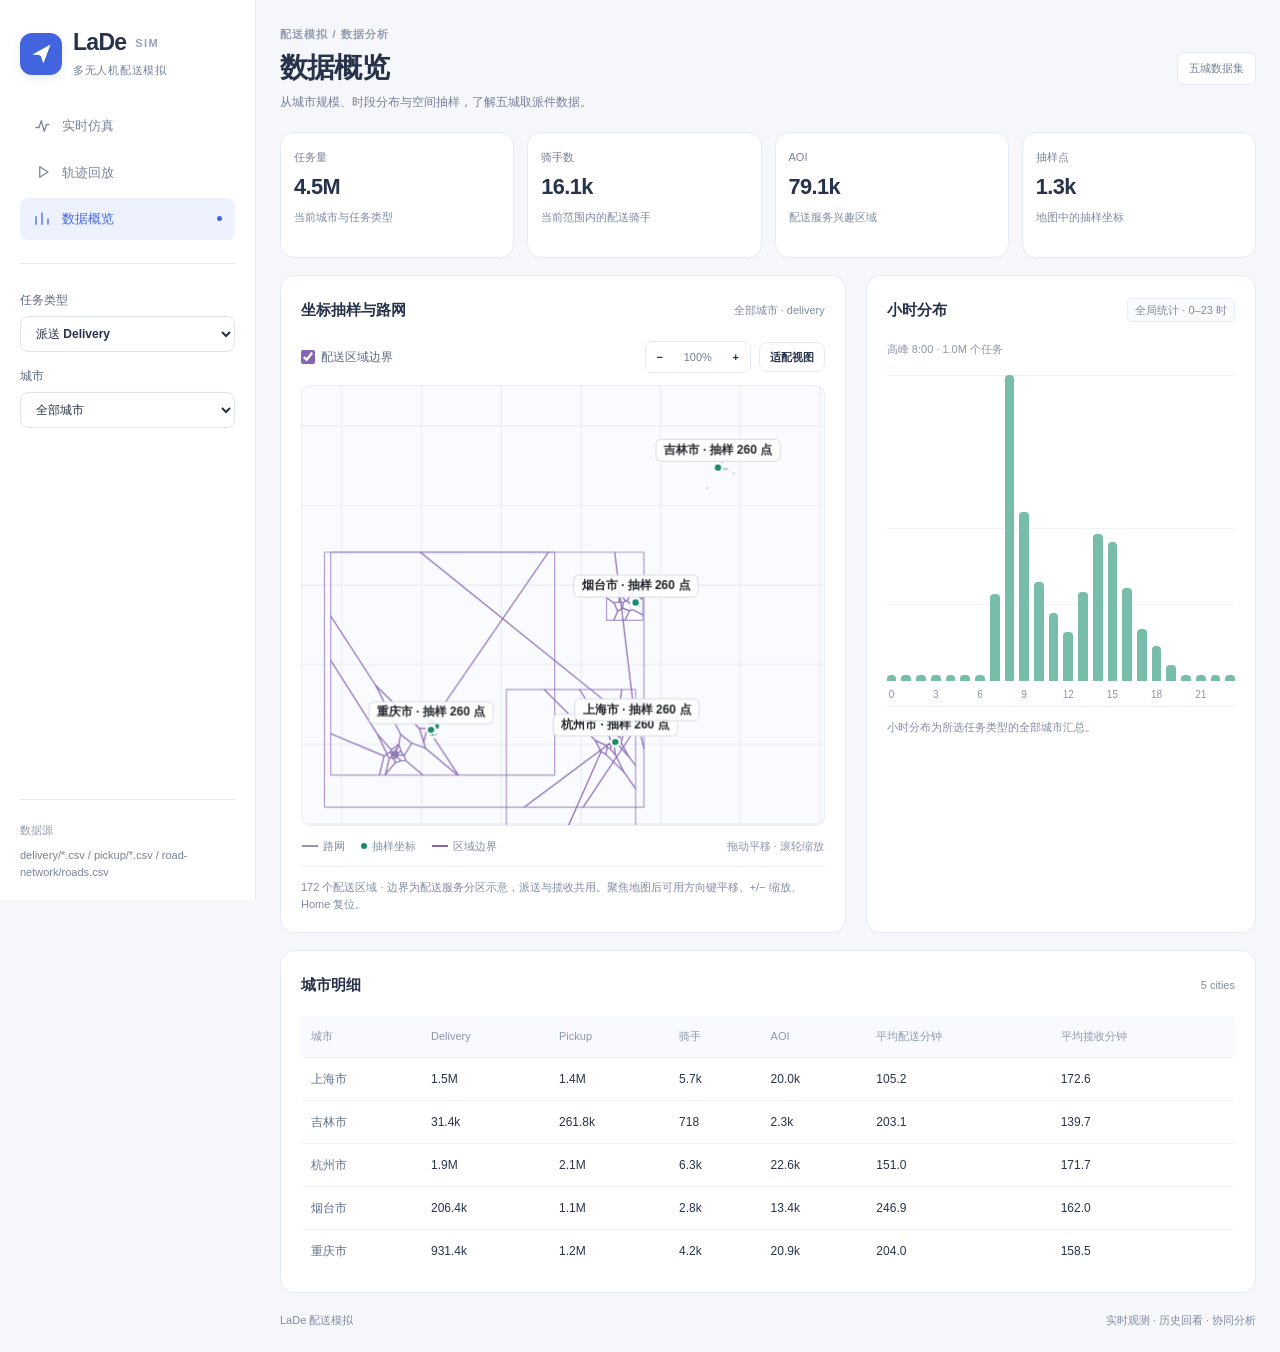
<file: index.html>
<!doctype html>
<html lang="zh-CN">
  <head>
    <meta charset="utf-8" />
    <meta name="viewport" content="width=device-width, initial-scale=1" />
    <title>数据概览 · LaDe 配送模拟</title>
    <link rel="stylesheet" href="./src/styles.css?v=20261028-overview-map" />
  </head>
  <body>
    <a class="skip-link" href="#workspace">跳到主要内容</a>
    <main class="app">
      <aside class="sidebar">
        <a class="brand" href="./dynamic.html" aria-label="LaDe 配送模拟"
          ><span class="brand-symbol" aria-hidden="true"
            ><svg viewBox="0 0 32 32" fill="none">
              <path d="m6 17 20-11-8 21-3-9-9-1Z" fill="currentColor" />
              <path
                d="m15 18 6-7"
                stroke="white"
                stroke-width="1.5"
                stroke-linecap="round"
              /></svg></span
          ><span
            ><h1>LaDe <span class="brand-tag">SIM</span></h1>
            <p>多无人机配送模拟</p></span
          ></a
        >
        <nav class="main-nav" aria-label="主要导航">
          <a href="./dynamic.html"
            ><svg
              viewBox="0 0 24 24"
              fill="none"
              stroke="currentColor"
              stroke-width="1.7"
              stroke-linecap="round"
              stroke-linejoin="round"
              aria-hidden="true"
            >
              <path d="M4 14h4l3-9 4 14 3-9h3" /></svg
            >实时仿真</a
          ><a href="./simulation.html"
            ><svg
              viewBox="0 0 24 24"
              fill="none"
              stroke="currentColor"
              stroke-width="1.7"
              stroke-linecap="round"
              stroke-linejoin="round"
              aria-hidden="true"
            >
              <path d="m9 5 11 7-11 7V5Z" /></svg
            >轨迹回放</a
          ><a href="./index.html" aria-current="page"
            ><svg
              viewBox="0 0 24 24"
              fill="none"
              stroke="currentColor"
              stroke-width="1.7"
              stroke-linecap="round"
              stroke-linejoin="round"
              aria-hidden="true"
            >
              <path d="M4 19V9m8 10V4m8 15v-7" /></svg
            >数据概览<span class="nav-indicator"></span
          ></a>
        </nav>

        <section class="control-panel" aria-label="筛选">
          <label>
            任务类型
            <select id="taskType">
              <option value="delivery">派送 Delivery</option>
              <option value="pickup">揽收 Pickup</option>
            </select>
          </label>
          <label>
            城市
            <select id="city"></select>
          </label>
        </section>

        <section class="meta">
          <span>数据源</span>
          <strong id="sourceText">正在加载</strong>
        </section>
      </aside>

      <section id="workspace" class="workspace">
        <header class="topbar">
          <div>
            <p class="eyebrow">配送模拟 / 数据分析</p>
            <h2>数据概览</h2>
            <p>从城市规模、时段分布与空间抽样，了解五城取派件数据。</p>
          </div>
          <span class="page-badge">五城数据集</span>
        </header>

        <section class="kpis" aria-label="关键指标">
          <article>
            <span>任务量</span>
            <strong id="totalTasks">-</strong><small>当前城市与任务类型</small>
          </article>
          <article>
            <span>骑手数</span>
            <strong id="totalCouriers">-</strong
            ><small>当前范围内的配送骑手</small>
          </article>
          <article>
            <span>AOI</span>
            <strong id="totalAoi">-</strong><small>配送服务兴趣区域</small>
          </article>
          <article>
            <span>抽样点</span>
            <strong id="sampleCount">-</strong><small>地图中的抽样坐标</small>
          </article>
        </section>

        <section class="visual-grid">
          <article class="panel map-panel">
            <div class="panel-head">
              <h3>坐标抽样与路网</h3>
              <span id="mapCaption">-</span>
            </div>
            <div class="overview-map-toolbar panel-tools">
              <label class="overview-boundary-toggle">
                <input id="regionBoundaryEnabled" type="checkbox" checked />
                配送区域边界
              </label>
              <div class="zoom-controls" role="group" aria-label="地图缩放">
                <button id="zoomOut" type="button" aria-label="缩小地图">
                  −
                </button>
                <span id="zoomLabel">100%</span>
                <button id="zoomIn" type="button" aria-label="放大地图">
                  +
                </button>
              </div>
              <button id="zoomReset" type="button">适配视图</button>
            </div>
            <canvas
              id="mapCanvas"
              width="1100"
              height="650"
              tabindex="0"
              aria-label="城市抽样坐标、路网和配送区域边界地图"
              aria-describedby="mapHelp"
            ></canvas>
            <div class="map-legend overview-map-legend" aria-label="地图图例">
              <span><i class="legend-line overview-road"></i>路网</span>
              <span
                ><i id="sampleLegendDot" class="legend-dot"></i>抽样坐标</span
              >
              <span><i class="legend-line overview-region"></i>区域边界</span>
              <small>拖动平移 · 滚轮缩放</small>
            </div>
            <p id="mapHelp" class="chart-footnote" role="status">
              正在加载配送区域边界…
            </p>
          </article>

          <article class="panel">
            <div class="panel-head">
              <h3>小时分布</h3>
              <span class="count-badge">全局统计 · 0–23 时</span>
            </div>
            <p id="hourSummary" class="chart-summary">正在读取小时分布</p>
            <div class="hour-chart-wrap">
              <div
                id="hourChart"
                class="hour-chart"
                aria-label="全局小时任务分布"
              ></div>
            </div>
            <p class="chart-footnote">小时分布为所选任务类型的全部城市汇总。</p>
          </article>
        </section>

        <section class="panel table-panel">
          <div class="panel-head">
            <h3>城市明细</h3>
            <span id="tableCaption">-</span>
          </div>
          <div class="table-wrap">
            <table>
              <thead>
                <tr>
                  <th>城市</th>
                  <th>Delivery</th>
                  <th>Pickup</th>
                  <th>骑手</th>
                  <th>AOI</th>
                  <th>平均配送分钟</th>
                  <th>平均揽收分钟</th>
                </tr>
              </thead>
              <tbody id="cityTable"></tbody>
            </table>
          </div>
        </section>
        <footer class="workspace-footer">
          <span>LaDe 配送模拟</span><span>实时观测 · 历史回看 · 协同分析</span>
        </footer>
      </section>
    </main>

    <script type="module" src="./src/app.mjs?v=20261028-overview-map"></script>
  </body>
</html>
</file>
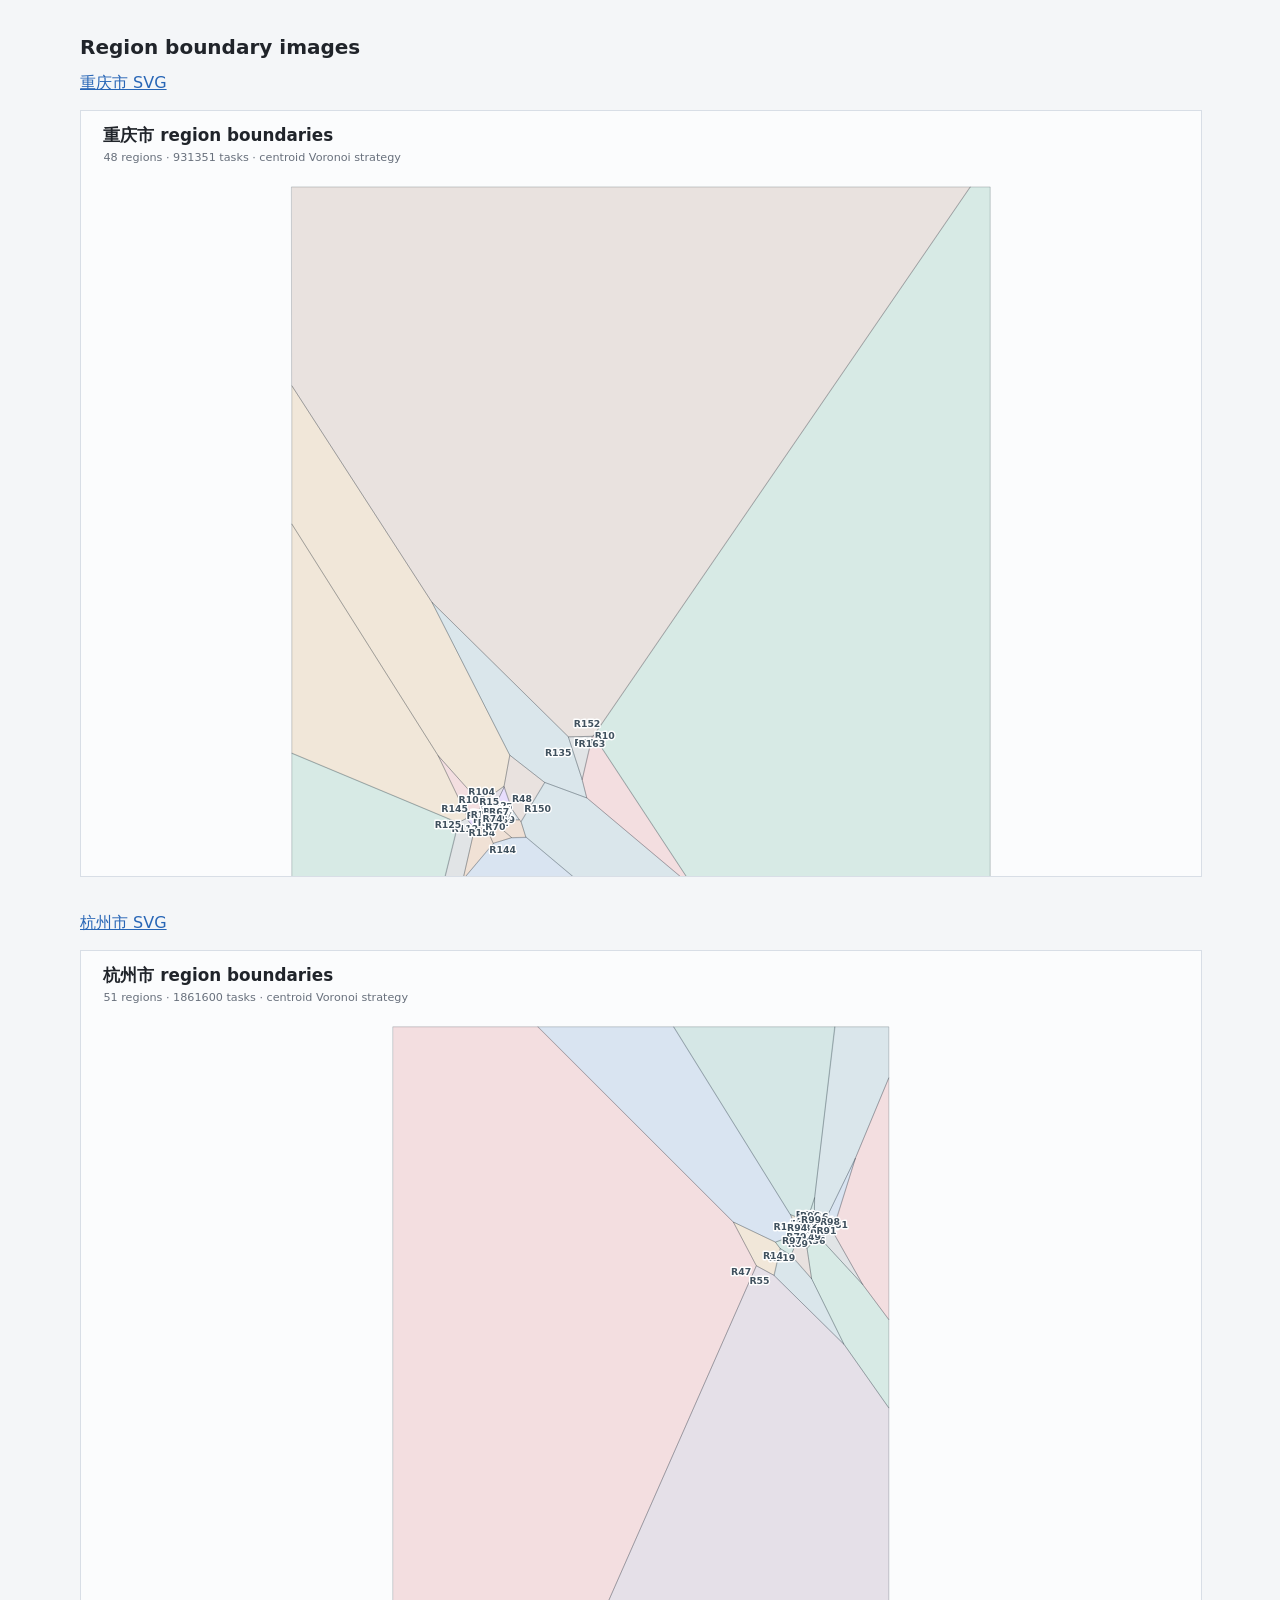
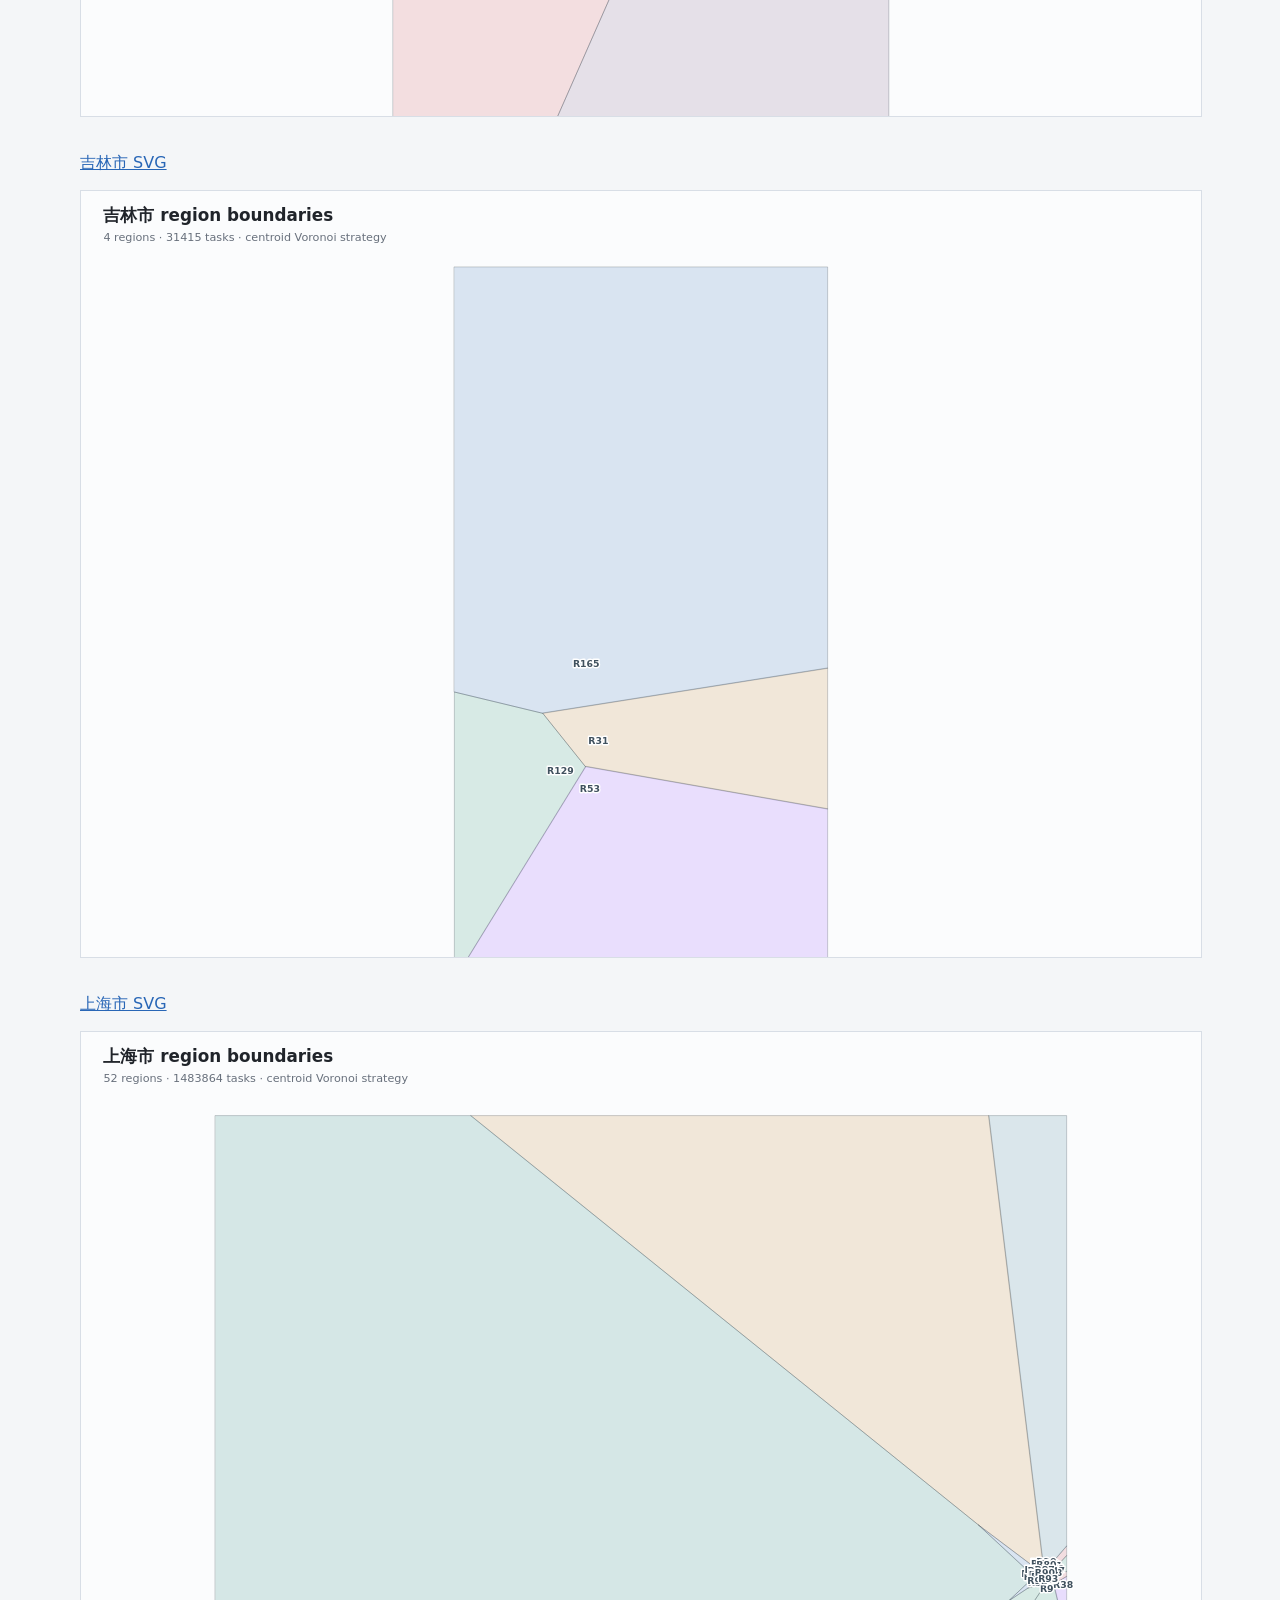
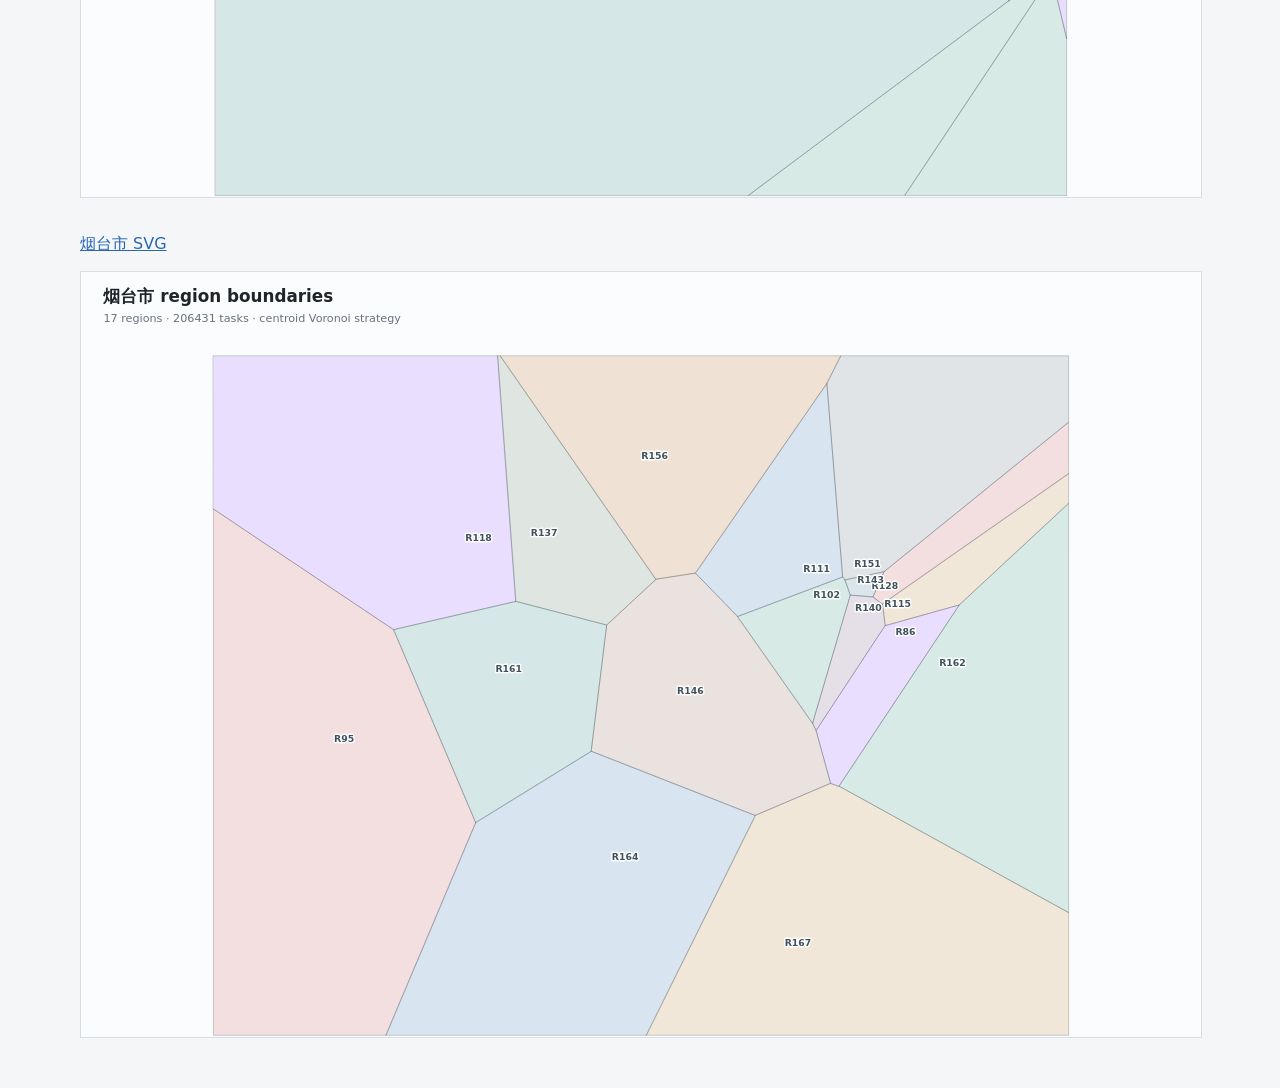
<file: data/region_boundary_images/index.html>
<!doctype html><html lang="zh-CN"><head><meta charset="utf-8"><title>Region boundary images</title><style>body{margin:0;font-family:system-ui,sans-serif;background:#f4f6f8;color:#20242a}main{max-width:1120px;margin:0 auto;padding:22px}h1{font-size:20px}a{display:block;margin:8px 0;color:#2866b6}img{width:100%;border:1px solid #d8dee6;background:white;margin:8px 0 24px}</style></head><body><main><h1>Region boundary images</h1>
<a href="chongqing_region_boundaries.svg">重庆市 SVG</a><img src="chongqing_region_boundaries.svg" alt="重庆市 region boundaries">
<a href="hangzhou_region_boundaries.svg">杭州市 SVG</a><img src="hangzhou_region_boundaries.svg" alt="杭州市 region boundaries">
<a href="jilin_region_boundaries.svg">吉林市 SVG</a><img src="jilin_region_boundaries.svg" alt="吉林市 region boundaries">
<a href="shanghai_region_boundaries.svg">上海市 SVG</a><img src="shanghai_region_boundaries.svg" alt="上海市 region boundaries">
<a href="yantai_region_boundaries.svg">烟台市 SVG</a><img src="yantai_region_boundaries.svg" alt="烟台市 region boundaries">
</main></body></html>
</file>
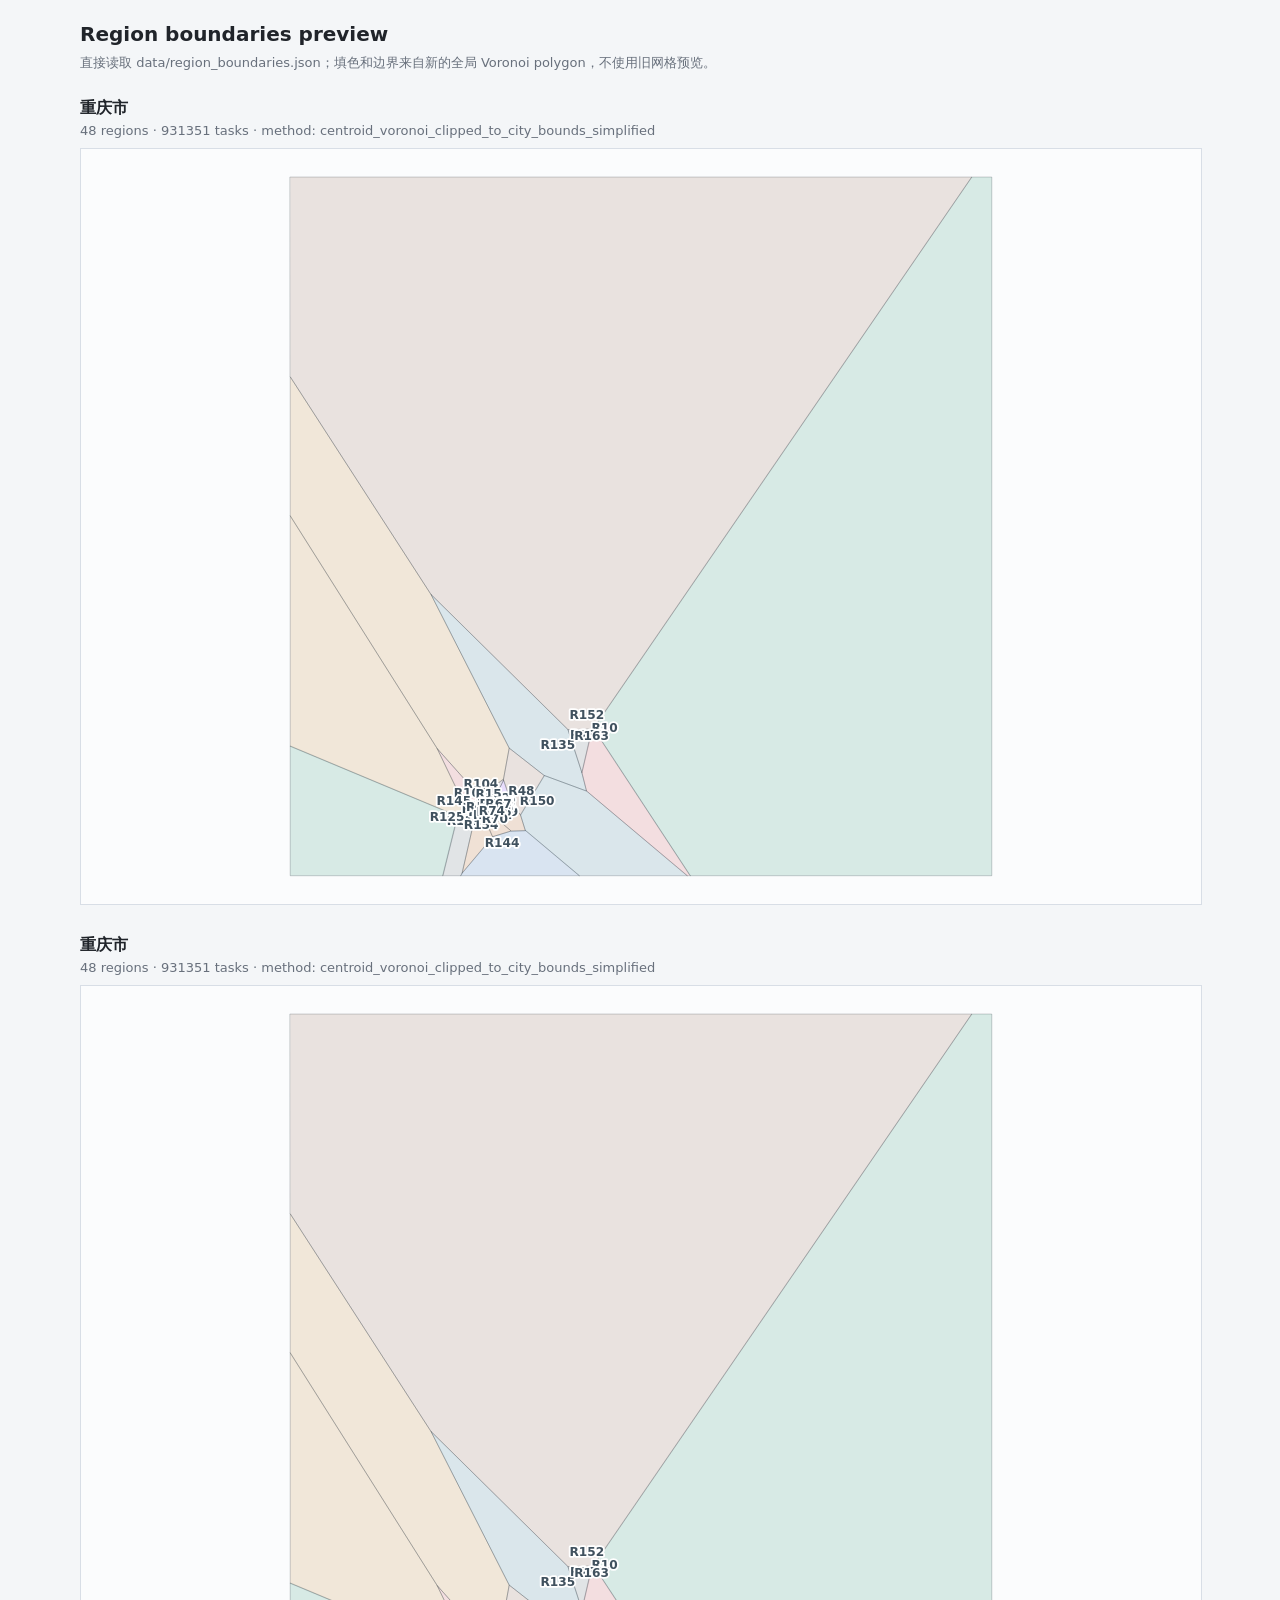
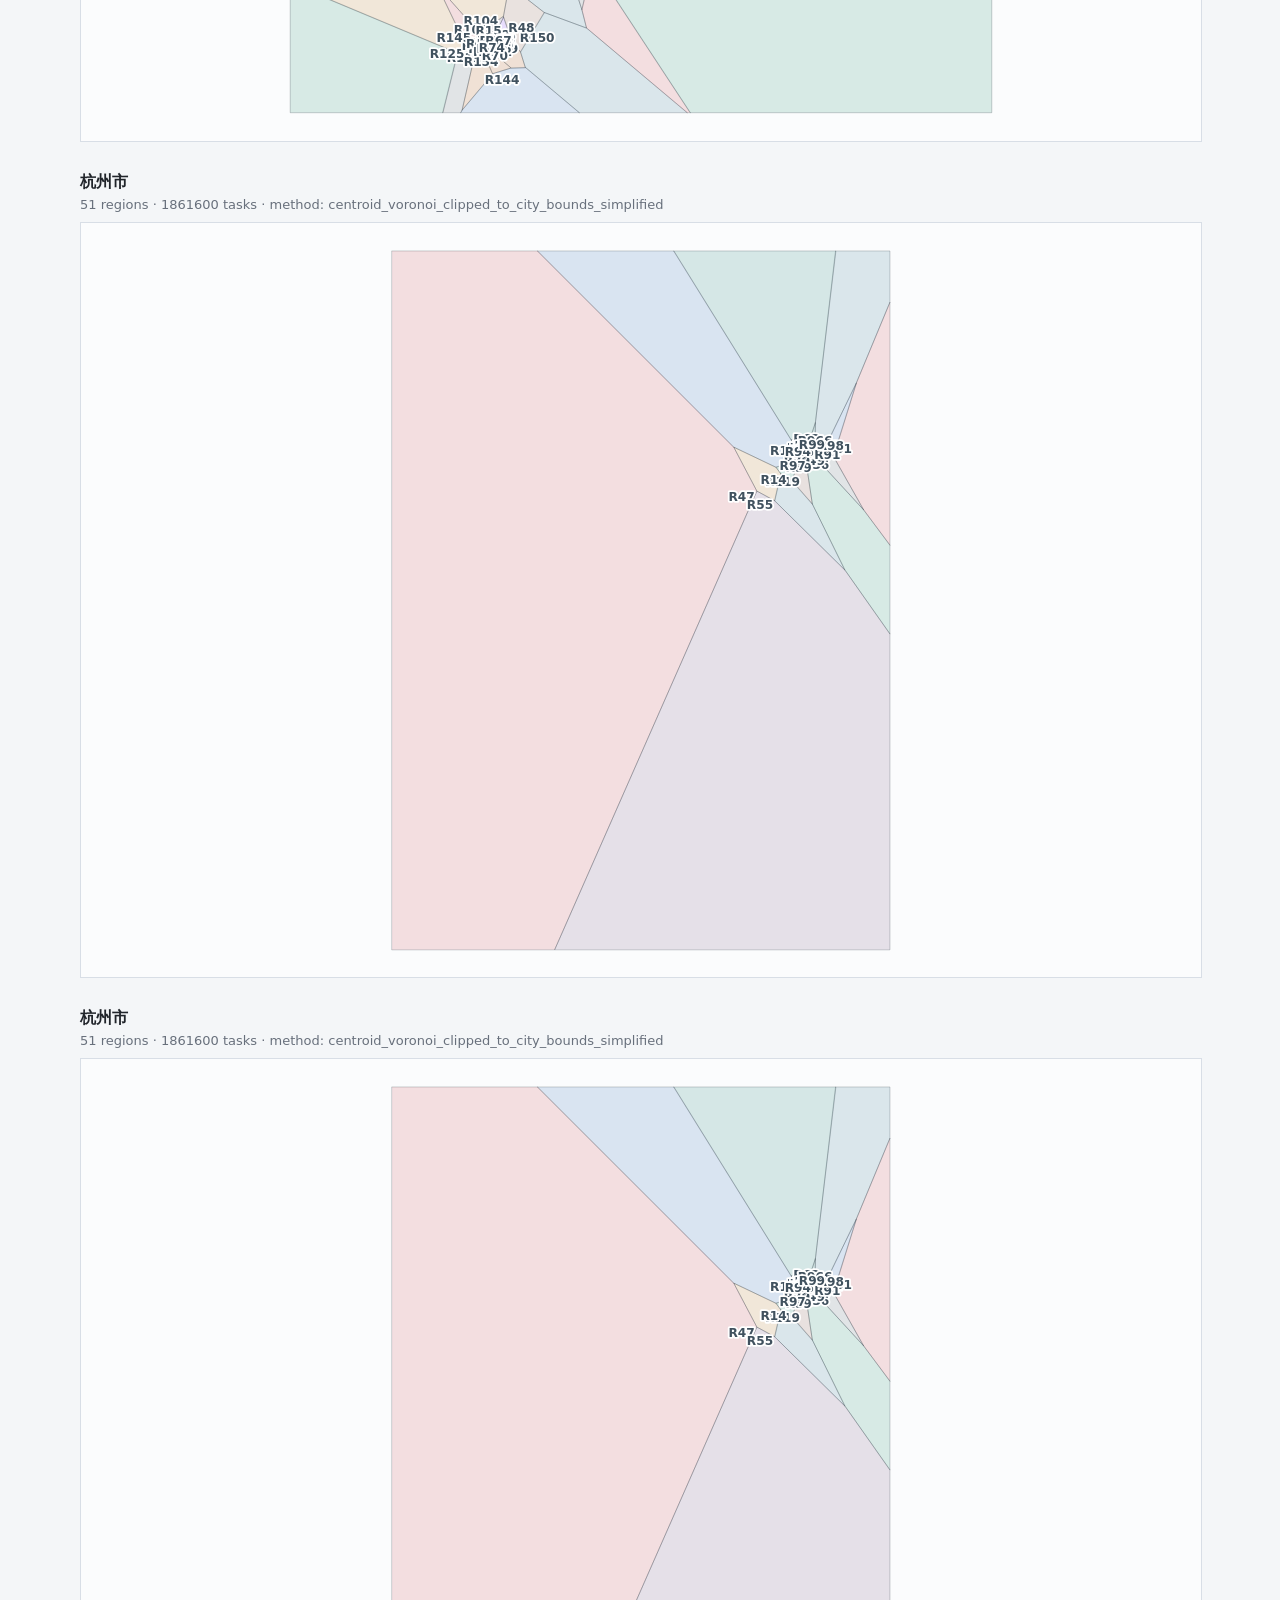
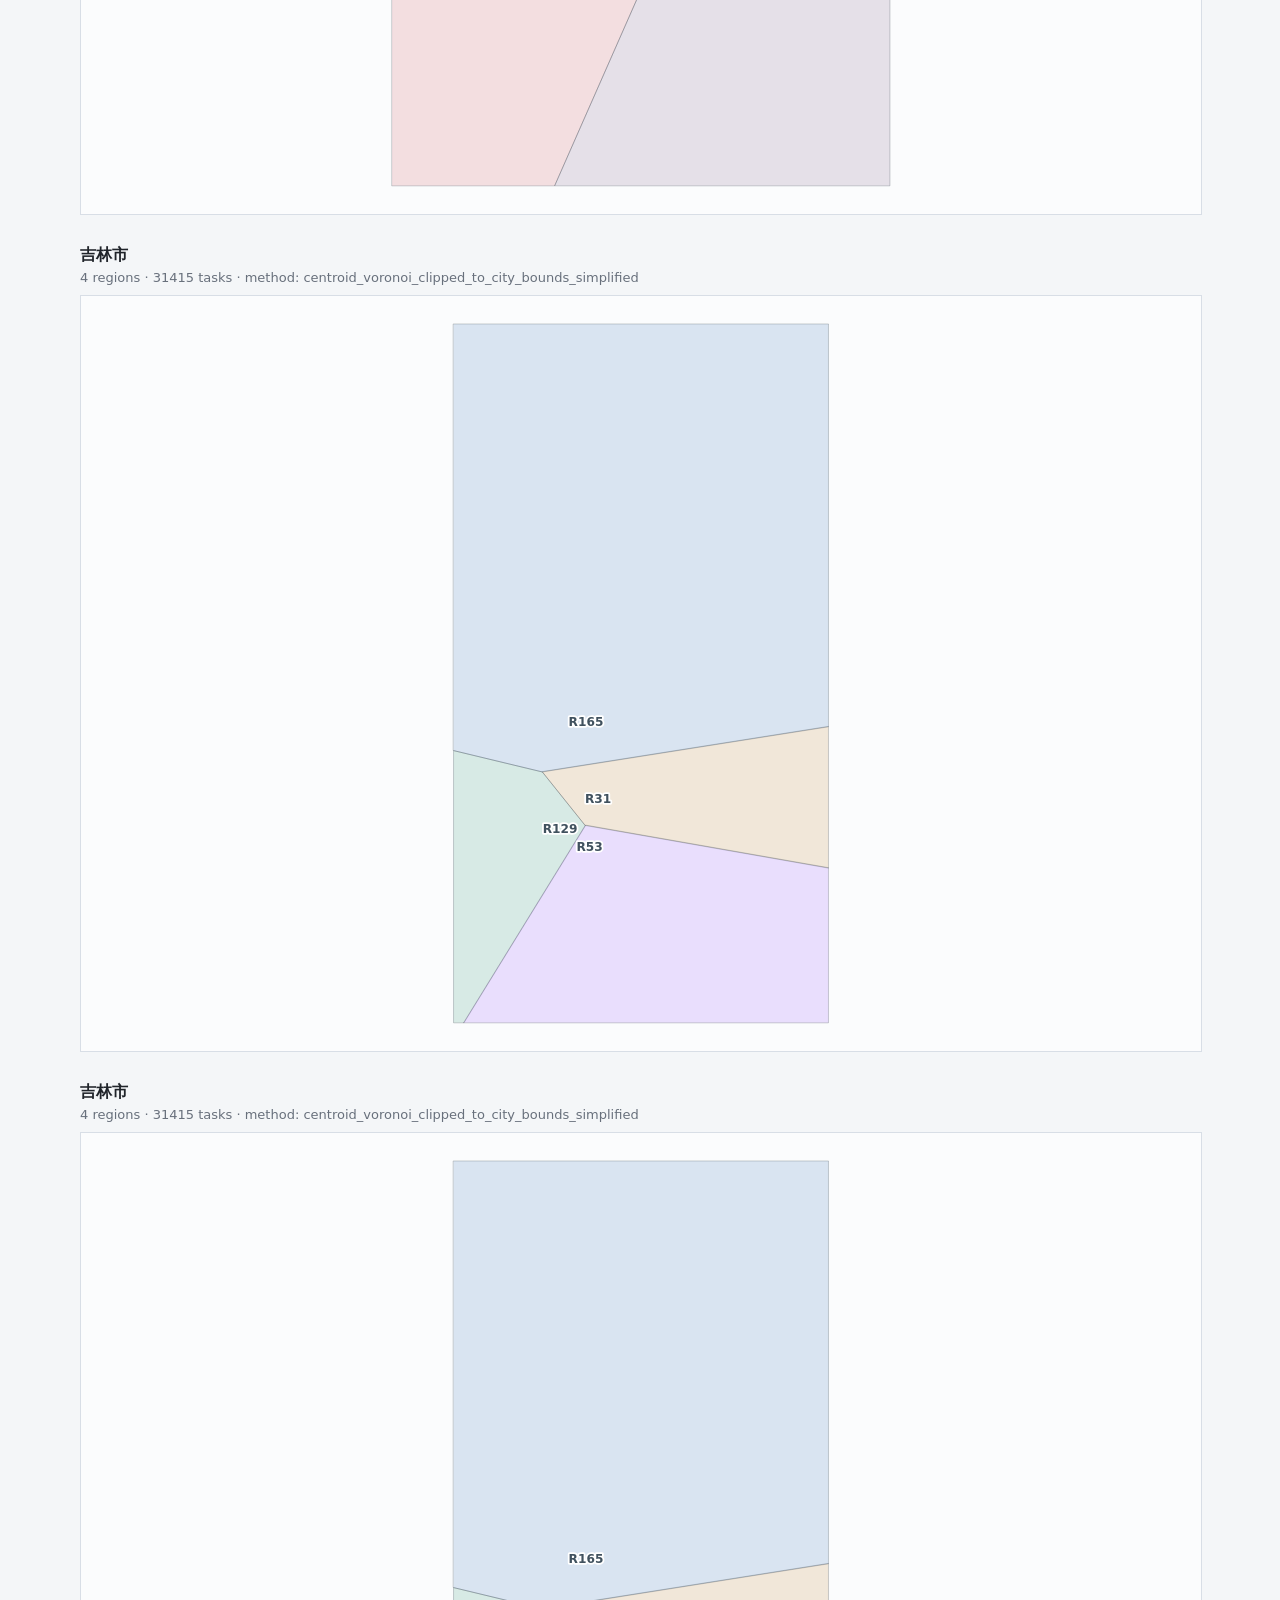
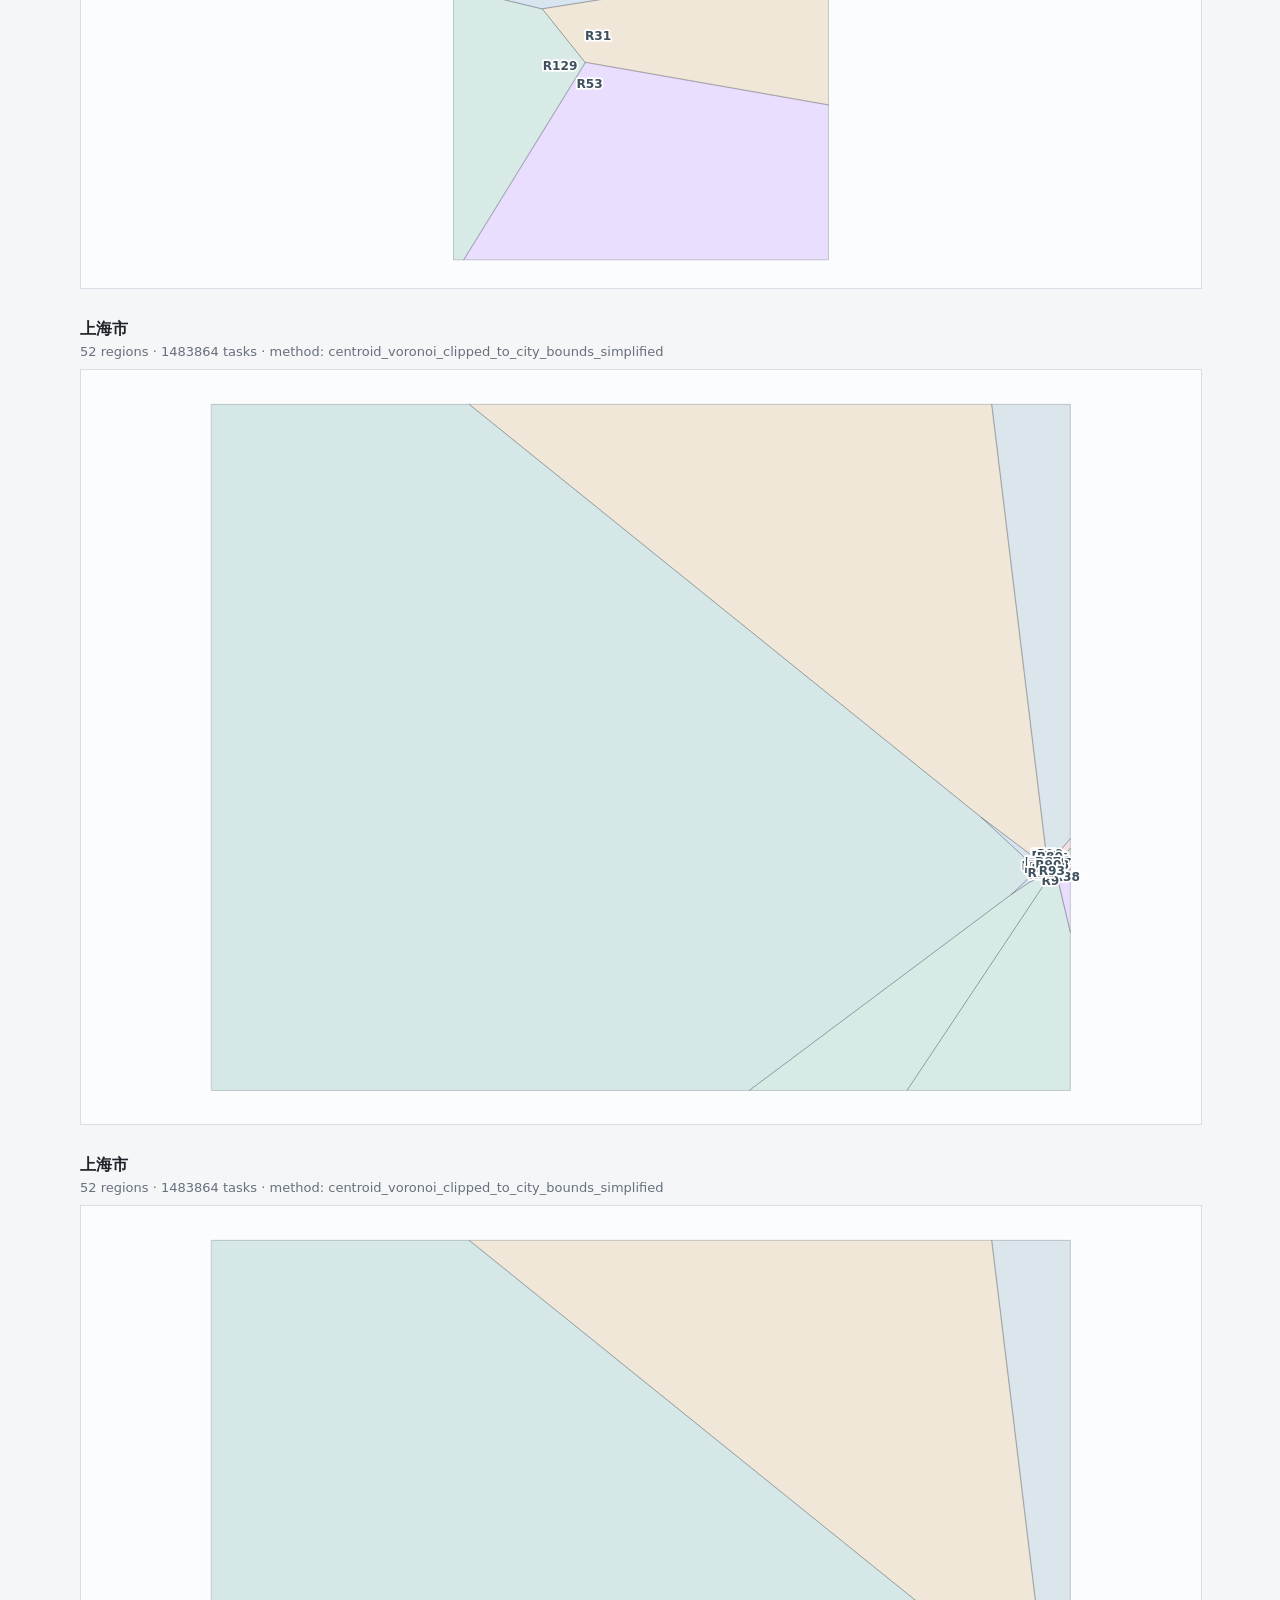
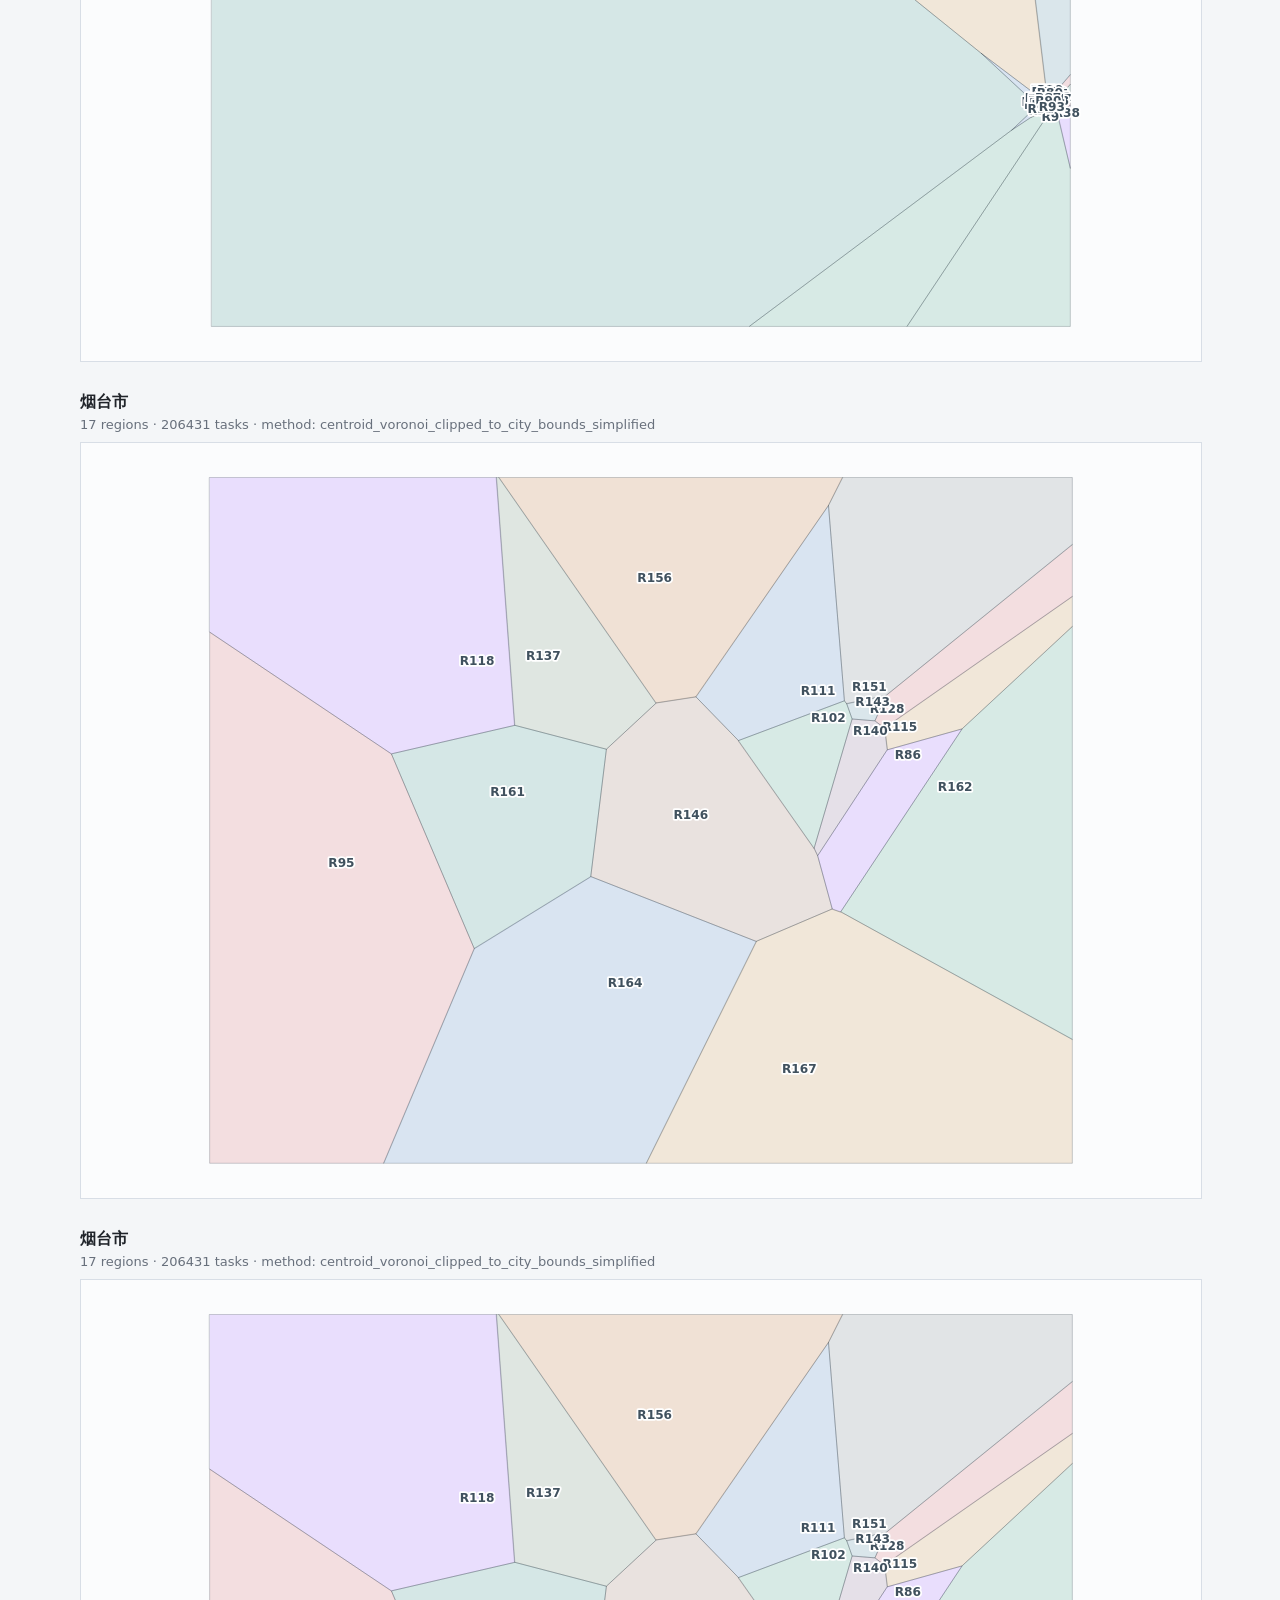
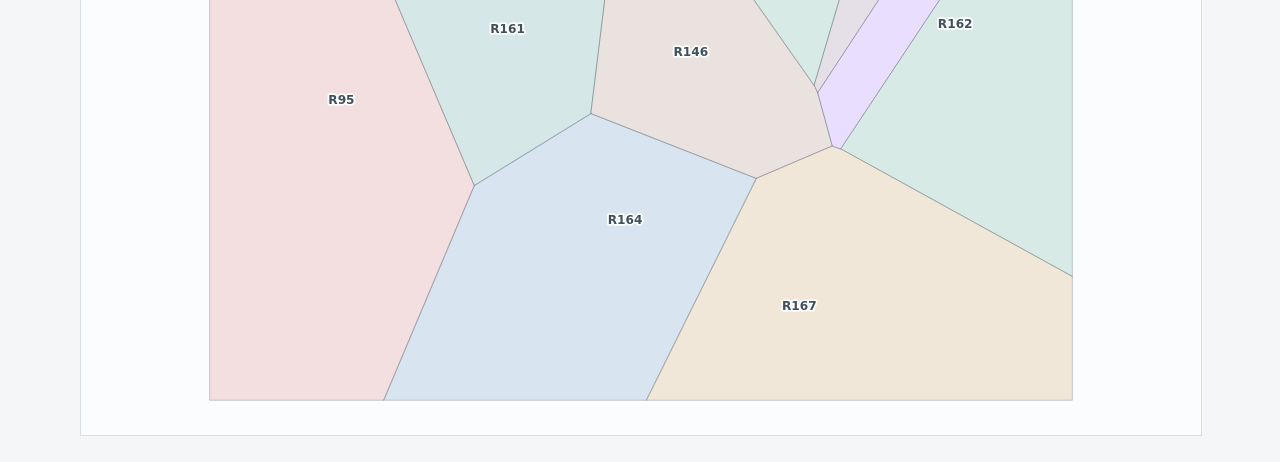
<file: data/region_boundaries_preview.html>
<!doctype html>
<html lang="zh-CN">
<head>
  <meta charset="utf-8" />
  <title>Region boundaries preview</title>
  <style>
    body { margin: 0; font-family: system-ui, -apple-system, BlinkMacSystemFont, "Segoe UI", sans-serif; background: #f4f6f8; color: #20242a; }
    main { max-width: 1120px; margin: 0 auto; padding: 22px; }
    h1 { font-size: 20px; margin: 0 0 8px; }
    h2 { font-size: 16px; margin: 26px 0 4px; }
    p { margin: 0 0 10px; color: #68707c; font-size: 13px; }
    svg { width: 100%; height: auto; min-height: 520px; border: 1px solid #d8dee6; background: white; }
    .labels text { font-size: 10px; font-weight: 600; fill: #40515e; text-anchor: middle; paint-order: stroke; stroke: white; stroke-width: 3px; stroke-linejoin: round; }
  </style>
</head>
<body>
  <main>
    <h1>Region boundaries preview</h1>
    <p>直接读取 data/region_boundaries.json；填色和边界来自新的全局 Voronoi polygon，不使用旧网格预览。</p>
    
<section>
  <h2>重庆市</h2>
  <p>48 regions · 931351 tasks · method: centroid_voronoi_clipped_to_city_bounds_simplified</p>
  <svg viewBox="0 0 920 620" role="img" aria-label="重庆市 region boundaries">
    <rect x="0" y="0" width="920" height="620" fill="#fbfcfd" />
    <g><path d="M 420.93 476.25 L 500.29 596.95 L 748.15 596.95 L 748.15 23.05 L 731.86 23.05 Z" fill="#1b8a6b" fill-opacity="0.16" stroke="#24313a" stroke-width="0.55" stroke-opacity="0.42" stroke-linejoin="round" stroke-linecap="round" vector-effect="non-scaling-stroke"><title>R10</title></path><path d="M 335.09 548.38 L 338.08 550.75 L 339.09 549.20 L 338.13 547.93 L 335.92 548.04 Z" fill="#2866b6" fill-opacity="0.16" stroke="#24313a" stroke-width="0.55" stroke-opacity="0.42" stroke-linejoin="round" stroke-linecap="round" vector-effect="non-scaling-stroke"><title>R103</title></path><path d="M 292.70 492.63 L 327.67 531.94 L 346.99 517.92 L 351.73 492.11 L 287.54 366.00 L 171.85 187.10 L 171.85 301.16 Z" fill="#b7791f" fill-opacity="0.16" stroke="#24313a" stroke-width="0.55" stroke-opacity="0.42" stroke-linejoin="round" stroke-linecap="round" vector-effect="non-scaling-stroke"><title>R104</title></path><path d="M 347.05 518.61 L 342.19 528.57 L 340.41 538.20 L 340.81 538.46 L 345.73 539.15 L 353.08 536.08 Z" fill="#8a3ffc" fill-opacity="0.16" stroke="#24313a" stroke-width="0.55" stroke-opacity="0.42" stroke-linejoin="round" stroke-linecap="round" vector-effect="non-scaling-stroke"><title>R105</title></path><path d="M 316.59 542.14 L 324.50 538.17 L 327.32 535.71 L 327.67 531.94 L 292.70 492.63 Z" fill="#c43d4b" fill-opacity="0.16" stroke="#24313a" stroke-width="0.55" stroke-opacity="0.42" stroke-linejoin="round" stroke-linecap="round" vector-effect="non-scaling-stroke"><title>R106</title></path><path d="M 340.34 548.89 L 342.93 550.23 L 343.22 546.67 L 340.27 547.42 Z" fill="#4f6f52" fill-opacity="0.16" stroke="#24313a" stroke-width="0.55" stroke-opacity="0.42" stroke-linejoin="round" stroke-linecap="round" vector-effect="non-scaling-stroke"><title>R107</title></path><path d="M 333.73 545.03 L 336.69 544.89 L 337.58 542.74 L 334.45 540.46 Z" fill="#6f4e7c" fill-opacity="0.16" stroke="#24313a" stroke-width="0.55" stroke-opacity="0.42" stroke-linejoin="round" stroke-linecap="round" vector-effect="non-scaling-stroke"><title>R109</title></path><path d="M 345.19 545.17 L 359.65 545.59 L 353.08 536.08 L 345.73 539.15 L 345.07 539.89 L 343.38 542.95 Z" fill="#2f6f8f" fill-opacity="0.16" stroke="#24313a" stroke-width="0.55" stroke-opacity="0.42" stroke-linejoin="round" stroke-linecap="round" vector-effect="non-scaling-stroke"><title>R11</title></path><path d="M 336.69 544.89 L 337.79 545.59 L 337.88 545.60 L 338.37 545.31 L 338.73 544.38 L 338.18 542.80 L 337.58 542.74 Z" fill="#8a5a44" fill-opacity="0.16" stroke="#24313a" stroke-width="0.55" stroke-opacity="0.42" stroke-linejoin="round" stroke-linecap="round" vector-effect="non-scaling-stroke"><title>R110</title></path><path d="M 313.09 594.68 L 322.74 552.56 L 315.90 544.39 L 309.18 547.80 L 297.03 596.95 L 311.81 596.95 Z" fill="#59656f" fill-opacity="0.16" stroke="#24313a" stroke-width="0.55" stroke-opacity="0.42" stroke-linejoin="round" stroke-linecap="round" vector-effect="non-scaling-stroke"><title>R112</title></path><path d="M 328.59 544.15 L 330.90 543.30 L 330.14 537.08 L 327.32 535.71 L 324.50 538.17 Z" fill="#b45309" fill-opacity="0.16" stroke="#24313a" stroke-width="0.55" stroke-opacity="0.42" stroke-linejoin="round" stroke-linecap="round" vector-effect="non-scaling-stroke"><title>R116</title></path><path d="M 330.90 543.30 L 332.87 545.32 L 333.60 545.22 L 333.73 545.03 L 334.45 540.46 L 334.04 538.70 L 333.59 538.23 L 330.14 537.08 Z" fill="#0f766e" fill-opacity="0.16" stroke="#24313a" stroke-width="0.55" stroke-opacity="0.42" stroke-linejoin="round" stroke-linecap="round" vector-effect="non-scaling-stroke"><title>R123</title></path><path d="M 309.18 547.80 L 171.85 490.34 L 171.85 596.95 L 297.03 596.95 Z" fill="#1b8a6b" fill-opacity="0.16" stroke="#24313a" stroke-width="0.55" stroke-opacity="0.42" stroke-linejoin="round" stroke-linecap="round" vector-effect="non-scaling-stroke"><title>R125</title></path><path d="M 342.45 546.05 L 341.58 544.79 L 340.77 544.74 L 340.41 544.91 L 340.00 545.85 L 340.13 546.18 Z" fill="#2866b6" fill-opacity="0.16" stroke="#24313a" stroke-width="0.55" stroke-opacity="0.42" stroke-linejoin="round" stroke-linecap="round" vector-effect="non-scaling-stroke"><title>R127</title></path><path d="M 339.70 544.23 L 340.41 544.91 L 340.77 544.74 L 340.68 543.34 L 340.10 543.17 Z" fill="#b7791f" fill-opacity="0.16" stroke="#24313a" stroke-width="0.55" stroke-opacity="0.42" stroke-linejoin="round" stroke-linecap="round" vector-effect="non-scaling-stroke"><title>R130</title></path><path d="M 315.90 544.39 L 322.74 552.56 L 326.69 552.07 L 329.51 546.86 L 328.59 544.15 L 324.50 538.17 L 316.59 542.14 Z" fill="#8a3ffc" fill-opacity="0.16" stroke="#24313a" stroke-width="0.55" stroke-opacity="0.42" stroke-linejoin="round" stroke-linecap="round" vector-effect="non-scaling-stroke"><title>R131</title></path><path d="M 342.93 550.23 L 340.34 548.89 L 339.09 549.20 L 338.08 550.75 L 338.21 552.12 L 343.86 552.12 Z" fill="#c43d4b" fill-opacity="0.16" stroke="#24313a" stroke-width="0.55" stroke-opacity="0.42" stroke-linejoin="round" stroke-linecap="round" vector-effect="non-scaling-stroke"><title>R132</title></path><path d="M 339.70 544.23 L 338.73 544.38 L 338.37 545.31 L 340.00 545.85 L 340.41 544.91 Z" fill="#4f6f52" fill-opacity="0.16" stroke="#24313a" stroke-width="0.55" stroke-opacity="0.42" stroke-linejoin="round" stroke-linecap="round" vector-effect="non-scaling-stroke"><title>R133</title></path><path d="M 339.78 542.74 L 340.10 543.17 L 340.68 543.34 L 342.29 542.98 L 342.47 542.82 L 341.75 541.70 L 340.49 541.75 Z" fill="#6f4e7c" fill-opacity="0.16" stroke="#24313a" stroke-width="0.55" stroke-opacity="0.42" stroke-linejoin="round" stroke-linecap="round" vector-effect="non-scaling-stroke"><title>R134</title></path><path d="M 287.54 366.00 L 351.73 492.11 L 380.43 514.57 L 415.26 527.42 L 411.41 512.19 L 400.02 477.01 Z" fill="#2f6f8f" fill-opacity="0.16" stroke="#24313a" stroke-width="0.55" stroke-opacity="0.42" stroke-linejoin="round" stroke-linecap="round" vector-effect="non-scaling-stroke"><title>R135</title></path><path d="M 334.96 548.37 L 333.60 545.22 L 332.87 545.32 L 329.51 546.86 L 326.69 552.07 L 331.32 553.63 Z" fill="#8a5a44" fill-opacity="0.16" stroke="#24313a" stroke-width="0.55" stroke-opacity="0.42" stroke-linejoin="round" stroke-linecap="round" vector-effect="non-scaling-stroke"><title>R136</title></path><path d="M 419.62 476.55 L 400.02 477.01 L 411.41 512.19 Z" fill="#59656f" fill-opacity="0.16" stroke="#24313a" stroke-width="0.55" stroke-opacity="0.42" stroke-linejoin="round" stroke-linecap="round" vector-effect="non-scaling-stroke"><title>R138</title></path><path d="M 364.99 559.80 L 360.96 546.87 L 359.65 545.59 L 345.19 545.17 L 343.26 546.56 L 343.22 546.67 L 342.93 550.23 L 343.86 552.12 L 353.32 560.22 Z" fill="#b45309" fill-opacity="0.16" stroke="#24313a" stroke-width="0.55" stroke-opacity="0.42" stroke-linejoin="round" stroke-linecap="round" vector-effect="non-scaling-stroke"><title>R139</title></path><path d="M 340.81 538.46 L 341.84 540.98 L 345.07 539.89 L 345.73 539.15 Z" fill="#0f766e" fill-opacity="0.16" stroke="#24313a" stroke-width="0.55" stroke-opacity="0.42" stroke-linejoin="round" stroke-linecap="round" vector-effect="non-scaling-stroke"><title>R141</title></path><path d="M 334.04 538.70 L 339.03 538.95 L 340.41 538.20 L 342.19 528.57 L 333.59 538.23 Z" fill="#1b8a6b" fill-opacity="0.16" stroke="#24313a" stroke-width="0.55" stroke-opacity="0.42" stroke-linejoin="round" stroke-linecap="round" vector-effect="non-scaling-stroke"><title>R142</title></path><path d="M 364.99 559.80 L 353.32 560.22 L 338.07 564.92 L 313.09 594.68 L 311.81 596.95 L 409.22 596.95 Z" fill="#2866b6" fill-opacity="0.16" stroke="#24313a" stroke-width="0.55" stroke-opacity="0.42" stroke-linejoin="round" stroke-linecap="round" vector-effect="non-scaling-stroke"><title>R144</title></path><path d="M 309.18 547.80 L 315.90 544.39 L 316.59 542.14 L 292.70 492.63 L 171.85 301.16 L 171.85 490.34 Z" fill="#b7791f" fill-opacity="0.16" stroke="#24313a" stroke-width="0.55" stroke-opacity="0.42" stroke-linejoin="round" stroke-linecap="round" vector-effect="non-scaling-stroke"><title>R145</title></path><path d="M 342.29 542.98 L 341.58 544.79 L 342.45 546.05 L 343.26 546.56 L 345.19 545.17 L 343.38 542.95 L 342.47 542.82 Z" fill="#8a3ffc" fill-opacity="0.16" stroke="#24313a" stroke-width="0.55" stroke-opacity="0.42" stroke-linejoin="round" stroke-linecap="round" vector-effect="non-scaling-stroke"><title>R147</title></path><path d="M 336.69 544.89 L 333.73 545.03 L 333.60 545.22 L 334.96 548.37 L 335.09 548.38 L 335.92 548.04 L 337.79 545.59 Z" fill="#c43d4b" fill-opacity="0.16" stroke="#24313a" stroke-width="0.55" stroke-opacity="0.42" stroke-linejoin="round" stroke-linecap="round" vector-effect="non-scaling-stroke"><title>R148</title></path><path d="M 340.27 547.42 L 343.22 546.67 L 343.26 546.56 L 342.45 546.05 L 340.13 546.18 L 340.00 546.94 Z" fill="#4f6f52" fill-opacity="0.16" stroke="#24313a" stroke-width="0.55" stroke-opacity="0.42" stroke-linejoin="round" stroke-linecap="round" vector-effect="non-scaling-stroke"><title>R149</title></path><path d="M 327.67 531.94 L 327.32 535.71 L 330.14 537.08 L 333.59 538.23 L 342.19 528.57 L 347.05 518.61 L 346.99 517.92 Z" fill="#6f4e7c" fill-opacity="0.16" stroke="#24313a" stroke-width="0.55" stroke-opacity="0.42" stroke-linejoin="round" stroke-linecap="round" vector-effect="non-scaling-stroke"><title>R15</title></path><path d="M 415.26 527.42 L 380.43 514.57 L 360.96 546.87 L 364.99 559.80 L 409.22 596.95 L 497.85 596.95 Z" fill="#2f6f8f" fill-opacity="0.16" stroke="#24313a" stroke-width="0.55" stroke-opacity="0.42" stroke-linejoin="round" stroke-linecap="round" vector-effect="non-scaling-stroke"><title>R150</title></path><path d="M 171.85 187.10 L 287.54 366.00 L 400.02 477.01 L 419.62 476.55 L 420.93 476.25 L 731.86 23.05 L 171.85 23.05 Z" fill="#8a5a44" fill-opacity="0.16" stroke="#24313a" stroke-width="0.55" stroke-opacity="0.42" stroke-linejoin="round" stroke-linecap="round" vector-effect="non-scaling-stroke"><title>R152</title></path><path d="M 340.81 538.46 L 340.41 538.20 L 339.03 538.95 L 339.21 540.06 L 340.49 541.75 L 341.75 541.70 L 341.84 540.98 Z" fill="#59656f" fill-opacity="0.16" stroke="#24313a" stroke-width="0.55" stroke-opacity="0.42" stroke-linejoin="round" stroke-linecap="round" vector-effect="non-scaling-stroke"><title>R153</title></path><path d="M 338.07 564.92 L 334.45 556.59 L 331.32 553.63 L 326.69 552.07 L 322.74 552.56 L 313.09 594.68 Z" fill="#b45309" fill-opacity="0.16" stroke="#24313a" stroke-width="0.55" stroke-opacity="0.42" stroke-linejoin="round" stroke-linecap="round" vector-effect="non-scaling-stroke"><title>R154</title></path><path d="M 342.29 542.98 L 340.68 543.34 L 340.77 544.74 L 341.58 544.79 Z" fill="#0f766e" fill-opacity="0.16" stroke="#24313a" stroke-width="0.55" stroke-opacity="0.42" stroke-linejoin="round" stroke-linecap="round" vector-effect="non-scaling-stroke"><title>R155</title></path><path d="M 332.87 545.32 L 330.90 543.30 L 328.59 544.15 L 329.51 546.86 Z" fill="#1b8a6b" fill-opacity="0.16" stroke="#24313a" stroke-width="0.55" stroke-opacity="0.42" stroke-linejoin="round" stroke-linecap="round" vector-effect="non-scaling-stroke"><title>R157</title></path><path d="M 339.78 542.74 L 340.49 541.75 L 339.21 540.06 L 338.58 542.58 Z" fill="#2866b6" fill-opacity="0.16" stroke="#24313a" stroke-width="0.55" stroke-opacity="0.42" stroke-linejoin="round" stroke-linecap="round" vector-effect="non-scaling-stroke"><title>R158</title></path><path d="M 334.96 548.37 L 331.32 553.63 L 334.45 556.59 L 338.21 552.12 L 338.08 550.75 L 335.09 548.38 Z" fill="#b7791f" fill-opacity="0.16" stroke="#24313a" stroke-width="0.55" stroke-opacity="0.42" stroke-linejoin="round" stroke-linecap="round" vector-effect="non-scaling-stroke"><title>R159</title></path><path d="M 338.73 544.38 L 339.70 544.23 L 340.10 543.17 L 339.78 542.74 L 338.58 542.58 L 338.18 542.80 Z" fill="#8a3ffc" fill-opacity="0.16" stroke="#24313a" stroke-width="0.55" stroke-opacity="0.42" stroke-linejoin="round" stroke-linecap="round" vector-effect="non-scaling-stroke"><title>R160</title></path><path d="M 420.93 476.25 L 419.62 476.55 L 411.41 512.19 L 415.26 527.42 L 497.85 596.95 L 500.29 596.95 Z" fill="#c43d4b" fill-opacity="0.16" stroke="#24313a" stroke-width="0.55" stroke-opacity="0.42" stroke-linejoin="round" stroke-linecap="round" vector-effect="non-scaling-stroke"><title>R163</title></path><path d="M 338.13 547.93 L 339.09 549.20 L 340.34 548.89 L 340.27 547.42 L 340.00 546.94 L 338.50 547.14 Z" fill="#4f6f52" fill-opacity="0.16" stroke="#24313a" stroke-width="0.55" stroke-opacity="0.42" stroke-linejoin="round" stroke-linecap="round" vector-effect="non-scaling-stroke"><title>R166</title></path><path d="M 338.58 542.58 L 339.21 540.06 L 339.03 538.95 L 334.04 538.70 L 334.45 540.46 L 337.58 542.74 L 338.18 542.80 Z" fill="#6f4e7c" fill-opacity="0.16" stroke="#24313a" stroke-width="0.55" stroke-opacity="0.42" stroke-linejoin="round" stroke-linecap="round" vector-effect="non-scaling-stroke"><title>R24</title></path><path d="M 340.00 546.94 L 340.13 546.18 L 340.00 545.85 L 338.37 545.31 L 337.88 545.60 L 338.50 547.14 Z" fill="#2f6f8f" fill-opacity="0.16" stroke="#24313a" stroke-width="0.55" stroke-opacity="0.42" stroke-linejoin="round" stroke-linecap="round" vector-effect="non-scaling-stroke"><title>R40</title></path><path d="M 380.43 514.57 L 351.73 492.11 L 346.99 517.92 L 347.05 518.61 L 353.08 536.08 L 359.65 545.59 L 360.96 546.87 Z" fill="#8a5a44" fill-opacity="0.16" stroke="#24313a" stroke-width="0.55" stroke-opacity="0.42" stroke-linejoin="round" stroke-linecap="round" vector-effect="non-scaling-stroke"><title>R48</title></path><path d="M 341.84 540.98 L 341.75 541.70 L 342.47 542.82 L 343.38 542.95 L 345.07 539.89 Z" fill="#59656f" fill-opacity="0.16" stroke="#24313a" stroke-width="0.55" stroke-opacity="0.42" stroke-linejoin="round" stroke-linecap="round" vector-effect="non-scaling-stroke"><title>R67</title></path><path d="M 334.45 556.59 L 338.07 564.92 L 353.32 560.22 L 343.86 552.12 L 338.21 552.12 Z" fill="#b45309" fill-opacity="0.16" stroke="#24313a" stroke-width="0.55" stroke-opacity="0.42" stroke-linejoin="round" stroke-linecap="round" vector-effect="non-scaling-stroke"><title>R70</title></path><path d="M 337.79 545.59 L 335.92 548.04 L 338.13 547.93 L 338.50 547.14 L 337.88 545.60 Z" fill="#0f766e" fill-opacity="0.16" stroke="#24313a" stroke-width="0.55" stroke-opacity="0.42" stroke-linejoin="round" stroke-linecap="round" vector-effect="non-scaling-stroke"><title>R74</title></path></g>
    <g class="labels"><text x="430.10" y="478.55">R10</text><text x="337.66" y="548.96">R103</text><text x="328.55" y="524.73">R104</text><text x="342.99" y="537.33">R105</text><text x="320.42" y="531.97">R106</text><text x="341.32" y="547.65">R107</text><text x="336.41" y="543.63">R109</text><text x="345.10" y="542.37">R11</text><text x="337.79" y="544.20">R110</text><text x="314.71" y="555.48">R112</text><text x="330.11" y="543.05">R116</text><text x="331.62" y="542.87">R123</text><text x="300.72" y="552.02">R125</text><text x="341.02" y="545.53">R127</text><text x="340.34" y="544.04">R130</text><text x="327.02" y="545.16">R131</text><text x="339.90" y="550.42">R132</text><text x="339.54" y="544.88">R133</text><text x="340.78" y="542.58">R134</text><text x="391.73" y="492.58">R135</text><text x="332.29" y="548.01">R136</text><text x="415.86" y="484.77">R138</text><text x="344.94" y="547.95">R139</text><text x="342.60" y="540.14">R141</text><text x="338.32" y="536.47">R142</text><text x="345.83" y="573.07">R144</text><text x="306.25" y="538.81">R145</text><text x="342.47" y="544.52">R147</text><text x="336.53" y="546.18">R148</text><text x="341.08" y="546.72">R149</text><text x="334.80" y="533.34">R15</text><text x="374.74" y="538.64">R150</text><text x="415.48" y="468.52">R152</text><text x="340.71" y="540.91">R153</text><text x="328.71" y="558.69">R154</text><text x="341.10" y="543.99">R155</text><text x="330.45" y="544.00">R157</text><text x="339.61" y="541.73">R158</text><text x="336.24" y="550.74">R159</text><text x="339.35" y="543.67">R160</text><text x="419.41" y="485.58">R163</text><text x="339.24" y="547.75">R166</text><text x="338.07" y="541.35">R24</text><text x="339.05" y="546.36">R40</text><text x="361.80" y="530.84">R48</text><text x="342.95" y="541.19">R67</text><text x="339.90" y="553.82">R70</text><text x="337.56" y="546.96">R74</text></g>
  </svg>
</section>
<section>
  <h2>重庆市</h2>
  <p>48 regions · 931351 tasks · method: centroid_voronoi_clipped_to_city_bounds_simplified</p>
  <svg viewBox="0 0 920 620" role="img" aria-label="重庆市 region boundaries">
    <rect x="0" y="0" width="920" height="620" fill="#fbfcfd" />
    <g><path d="M 420.93 476.25 L 500.29 596.95 L 748.15 596.95 L 748.15 23.05 L 731.86 23.05 Z" fill="#1b8a6b" fill-opacity="0.16" stroke="#24313a" stroke-width="0.55" stroke-opacity="0.42" stroke-linejoin="round" stroke-linecap="round" vector-effect="non-scaling-stroke"><title>R10</title></path><path d="M 335.09 548.38 L 338.08 550.75 L 339.09 549.20 L 338.13 547.93 L 335.92 548.04 Z" fill="#2866b6" fill-opacity="0.16" stroke="#24313a" stroke-width="0.55" stroke-opacity="0.42" stroke-linejoin="round" stroke-linecap="round" vector-effect="non-scaling-stroke"><title>R103</title></path><path d="M 292.70 492.63 L 327.67 531.94 L 346.99 517.92 L 351.73 492.11 L 287.54 366.00 L 171.85 187.10 L 171.85 301.16 Z" fill="#b7791f" fill-opacity="0.16" stroke="#24313a" stroke-width="0.55" stroke-opacity="0.42" stroke-linejoin="round" stroke-linecap="round" vector-effect="non-scaling-stroke"><title>R104</title></path><path d="M 347.05 518.61 L 342.19 528.57 L 340.41 538.20 L 340.81 538.46 L 345.73 539.15 L 353.08 536.08 Z" fill="#8a3ffc" fill-opacity="0.16" stroke="#24313a" stroke-width="0.55" stroke-opacity="0.42" stroke-linejoin="round" stroke-linecap="round" vector-effect="non-scaling-stroke"><title>R105</title></path><path d="M 316.59 542.14 L 324.50 538.17 L 327.32 535.71 L 327.67 531.94 L 292.70 492.63 Z" fill="#c43d4b" fill-opacity="0.16" stroke="#24313a" stroke-width="0.55" stroke-opacity="0.42" stroke-linejoin="round" stroke-linecap="round" vector-effect="non-scaling-stroke"><title>R106</title></path><path d="M 340.34 548.89 L 342.93 550.23 L 343.22 546.67 L 340.27 547.42 Z" fill="#4f6f52" fill-opacity="0.16" stroke="#24313a" stroke-width="0.55" stroke-opacity="0.42" stroke-linejoin="round" stroke-linecap="round" vector-effect="non-scaling-stroke"><title>R107</title></path><path d="M 333.73 545.03 L 336.69 544.89 L 337.58 542.74 L 334.45 540.46 Z" fill="#6f4e7c" fill-opacity="0.16" stroke="#24313a" stroke-width="0.55" stroke-opacity="0.42" stroke-linejoin="round" stroke-linecap="round" vector-effect="non-scaling-stroke"><title>R109</title></path><path d="M 345.19 545.17 L 359.65 545.59 L 353.08 536.08 L 345.73 539.15 L 345.07 539.89 L 343.38 542.95 Z" fill="#2f6f8f" fill-opacity="0.16" stroke="#24313a" stroke-width="0.55" stroke-opacity="0.42" stroke-linejoin="round" stroke-linecap="round" vector-effect="non-scaling-stroke"><title>R11</title></path><path d="M 336.69 544.89 L 337.79 545.59 L 337.88 545.60 L 338.37 545.31 L 338.73 544.38 L 338.18 542.80 L 337.58 542.74 Z" fill="#8a5a44" fill-opacity="0.16" stroke="#24313a" stroke-width="0.55" stroke-opacity="0.42" stroke-linejoin="round" stroke-linecap="round" vector-effect="non-scaling-stroke"><title>R110</title></path><path d="M 313.09 594.68 L 322.74 552.56 L 315.90 544.39 L 309.18 547.80 L 297.03 596.95 L 311.81 596.95 Z" fill="#59656f" fill-opacity="0.16" stroke="#24313a" stroke-width="0.55" stroke-opacity="0.42" stroke-linejoin="round" stroke-linecap="round" vector-effect="non-scaling-stroke"><title>R112</title></path><path d="M 328.59 544.15 L 330.90 543.30 L 330.14 537.08 L 327.32 535.71 L 324.50 538.17 Z" fill="#b45309" fill-opacity="0.16" stroke="#24313a" stroke-width="0.55" stroke-opacity="0.42" stroke-linejoin="round" stroke-linecap="round" vector-effect="non-scaling-stroke"><title>R116</title></path><path d="M 330.90 543.30 L 332.87 545.32 L 333.60 545.22 L 333.73 545.03 L 334.45 540.46 L 334.04 538.70 L 333.59 538.23 L 330.14 537.08 Z" fill="#0f766e" fill-opacity="0.16" stroke="#24313a" stroke-width="0.55" stroke-opacity="0.42" stroke-linejoin="round" stroke-linecap="round" vector-effect="non-scaling-stroke"><title>R123</title></path><path d="M 309.18 547.80 L 171.85 490.34 L 171.85 596.95 L 297.03 596.95 Z" fill="#1b8a6b" fill-opacity="0.16" stroke="#24313a" stroke-width="0.55" stroke-opacity="0.42" stroke-linejoin="round" stroke-linecap="round" vector-effect="non-scaling-stroke"><title>R125</title></path><path d="M 342.45 546.05 L 341.58 544.79 L 340.77 544.74 L 340.41 544.91 L 340.00 545.85 L 340.13 546.18 Z" fill="#2866b6" fill-opacity="0.16" stroke="#24313a" stroke-width="0.55" stroke-opacity="0.42" stroke-linejoin="round" stroke-linecap="round" vector-effect="non-scaling-stroke"><title>R127</title></path><path d="M 339.70 544.23 L 340.41 544.91 L 340.77 544.74 L 340.68 543.34 L 340.10 543.17 Z" fill="#b7791f" fill-opacity="0.16" stroke="#24313a" stroke-width="0.55" stroke-opacity="0.42" stroke-linejoin="round" stroke-linecap="round" vector-effect="non-scaling-stroke"><title>R130</title></path><path d="M 315.90 544.39 L 322.74 552.56 L 326.69 552.07 L 329.51 546.86 L 328.59 544.15 L 324.50 538.17 L 316.59 542.14 Z" fill="#8a3ffc" fill-opacity="0.16" stroke="#24313a" stroke-width="0.55" stroke-opacity="0.42" stroke-linejoin="round" stroke-linecap="round" vector-effect="non-scaling-stroke"><title>R131</title></path><path d="M 342.93 550.23 L 340.34 548.89 L 339.09 549.20 L 338.08 550.75 L 338.21 552.12 L 343.86 552.12 Z" fill="#c43d4b" fill-opacity="0.16" stroke="#24313a" stroke-width="0.55" stroke-opacity="0.42" stroke-linejoin="round" stroke-linecap="round" vector-effect="non-scaling-stroke"><title>R132</title></path><path d="M 339.70 544.23 L 338.73 544.38 L 338.37 545.31 L 340.00 545.85 L 340.41 544.91 Z" fill="#4f6f52" fill-opacity="0.16" stroke="#24313a" stroke-width="0.55" stroke-opacity="0.42" stroke-linejoin="round" stroke-linecap="round" vector-effect="non-scaling-stroke"><title>R133</title></path><path d="M 339.78 542.74 L 340.10 543.17 L 340.68 543.34 L 342.29 542.98 L 342.47 542.82 L 341.75 541.70 L 340.49 541.75 Z" fill="#6f4e7c" fill-opacity="0.16" stroke="#24313a" stroke-width="0.55" stroke-opacity="0.42" stroke-linejoin="round" stroke-linecap="round" vector-effect="non-scaling-stroke"><title>R134</title></path><path d="M 287.54 366.00 L 351.73 492.11 L 380.43 514.57 L 415.26 527.42 L 411.41 512.19 L 400.02 477.01 Z" fill="#2f6f8f" fill-opacity="0.16" stroke="#24313a" stroke-width="0.55" stroke-opacity="0.42" stroke-linejoin="round" stroke-linecap="round" vector-effect="non-scaling-stroke"><title>R135</title></path><path d="M 334.96 548.37 L 333.60 545.22 L 332.87 545.32 L 329.51 546.86 L 326.69 552.07 L 331.32 553.63 Z" fill="#8a5a44" fill-opacity="0.16" stroke="#24313a" stroke-width="0.55" stroke-opacity="0.42" stroke-linejoin="round" stroke-linecap="round" vector-effect="non-scaling-stroke"><title>R136</title></path><path d="M 419.62 476.55 L 400.02 477.01 L 411.41 512.19 Z" fill="#59656f" fill-opacity="0.16" stroke="#24313a" stroke-width="0.55" stroke-opacity="0.42" stroke-linejoin="round" stroke-linecap="round" vector-effect="non-scaling-stroke"><title>R138</title></path><path d="M 364.99 559.80 L 360.96 546.87 L 359.65 545.59 L 345.19 545.17 L 343.26 546.56 L 343.22 546.67 L 342.93 550.23 L 343.86 552.12 L 353.32 560.22 Z" fill="#b45309" fill-opacity="0.16" stroke="#24313a" stroke-width="0.55" stroke-opacity="0.42" stroke-linejoin="round" stroke-linecap="round" vector-effect="non-scaling-stroke"><title>R139</title></path><path d="M 340.81 538.46 L 341.84 540.98 L 345.07 539.89 L 345.73 539.15 Z" fill="#0f766e" fill-opacity="0.16" stroke="#24313a" stroke-width="0.55" stroke-opacity="0.42" stroke-linejoin="round" stroke-linecap="round" vector-effect="non-scaling-stroke"><title>R141</title></path><path d="M 334.04 538.70 L 339.03 538.95 L 340.41 538.20 L 342.19 528.57 L 333.59 538.23 Z" fill="#1b8a6b" fill-opacity="0.16" stroke="#24313a" stroke-width="0.55" stroke-opacity="0.42" stroke-linejoin="round" stroke-linecap="round" vector-effect="non-scaling-stroke"><title>R142</title></path><path d="M 364.99 559.80 L 353.32 560.22 L 338.07 564.92 L 313.09 594.68 L 311.81 596.95 L 409.22 596.95 Z" fill="#2866b6" fill-opacity="0.16" stroke="#24313a" stroke-width="0.55" stroke-opacity="0.42" stroke-linejoin="round" stroke-linecap="round" vector-effect="non-scaling-stroke"><title>R144</title></path><path d="M 309.18 547.80 L 315.90 544.39 L 316.59 542.14 L 292.70 492.63 L 171.85 301.16 L 171.85 490.34 Z" fill="#b7791f" fill-opacity="0.16" stroke="#24313a" stroke-width="0.55" stroke-opacity="0.42" stroke-linejoin="round" stroke-linecap="round" vector-effect="non-scaling-stroke"><title>R145</title></path><path d="M 342.29 542.98 L 341.58 544.79 L 342.45 546.05 L 343.26 546.56 L 345.19 545.17 L 343.38 542.95 L 342.47 542.82 Z" fill="#8a3ffc" fill-opacity="0.16" stroke="#24313a" stroke-width="0.55" stroke-opacity="0.42" stroke-linejoin="round" stroke-linecap="round" vector-effect="non-scaling-stroke"><title>R147</title></path><path d="M 336.69 544.89 L 333.73 545.03 L 333.60 545.22 L 334.96 548.37 L 335.09 548.38 L 335.92 548.04 L 337.79 545.59 Z" fill="#c43d4b" fill-opacity="0.16" stroke="#24313a" stroke-width="0.55" stroke-opacity="0.42" stroke-linejoin="round" stroke-linecap="round" vector-effect="non-scaling-stroke"><title>R148</title></path><path d="M 340.27 547.42 L 343.22 546.67 L 343.26 546.56 L 342.45 546.05 L 340.13 546.18 L 340.00 546.94 Z" fill="#4f6f52" fill-opacity="0.16" stroke="#24313a" stroke-width="0.55" stroke-opacity="0.42" stroke-linejoin="round" stroke-linecap="round" vector-effect="non-scaling-stroke"><title>R149</title></path><path d="M 327.67 531.94 L 327.32 535.71 L 330.14 537.08 L 333.59 538.23 L 342.19 528.57 L 347.05 518.61 L 346.99 517.92 Z" fill="#6f4e7c" fill-opacity="0.16" stroke="#24313a" stroke-width="0.55" stroke-opacity="0.42" stroke-linejoin="round" stroke-linecap="round" vector-effect="non-scaling-stroke"><title>R15</title></path><path d="M 415.26 527.42 L 380.43 514.57 L 360.96 546.87 L 364.99 559.80 L 409.22 596.95 L 497.85 596.95 Z" fill="#2f6f8f" fill-opacity="0.16" stroke="#24313a" stroke-width="0.55" stroke-opacity="0.42" stroke-linejoin="round" stroke-linecap="round" vector-effect="non-scaling-stroke"><title>R150</title></path><path d="M 171.85 187.10 L 287.54 366.00 L 400.02 477.01 L 419.62 476.55 L 420.93 476.25 L 731.86 23.05 L 171.85 23.05 Z" fill="#8a5a44" fill-opacity="0.16" stroke="#24313a" stroke-width="0.55" stroke-opacity="0.42" stroke-linejoin="round" stroke-linecap="round" vector-effect="non-scaling-stroke"><title>R152</title></path><path d="M 340.81 538.46 L 340.41 538.20 L 339.03 538.95 L 339.21 540.06 L 340.49 541.75 L 341.75 541.70 L 341.84 540.98 Z" fill="#59656f" fill-opacity="0.16" stroke="#24313a" stroke-width="0.55" stroke-opacity="0.42" stroke-linejoin="round" stroke-linecap="round" vector-effect="non-scaling-stroke"><title>R153</title></path><path d="M 338.07 564.92 L 334.45 556.59 L 331.32 553.63 L 326.69 552.07 L 322.74 552.56 L 313.09 594.68 Z" fill="#b45309" fill-opacity="0.16" stroke="#24313a" stroke-width="0.55" stroke-opacity="0.42" stroke-linejoin="round" stroke-linecap="round" vector-effect="non-scaling-stroke"><title>R154</title></path><path d="M 342.29 542.98 L 340.68 543.34 L 340.77 544.74 L 341.58 544.79 Z" fill="#0f766e" fill-opacity="0.16" stroke="#24313a" stroke-width="0.55" stroke-opacity="0.42" stroke-linejoin="round" stroke-linecap="round" vector-effect="non-scaling-stroke"><title>R155</title></path><path d="M 332.87 545.32 L 330.90 543.30 L 328.59 544.15 L 329.51 546.86 Z" fill="#1b8a6b" fill-opacity="0.16" stroke="#24313a" stroke-width="0.55" stroke-opacity="0.42" stroke-linejoin="round" stroke-linecap="round" vector-effect="non-scaling-stroke"><title>R157</title></path><path d="M 339.78 542.74 L 340.49 541.75 L 339.21 540.06 L 338.58 542.58 Z" fill="#2866b6" fill-opacity="0.16" stroke="#24313a" stroke-width="0.55" stroke-opacity="0.42" stroke-linejoin="round" stroke-linecap="round" vector-effect="non-scaling-stroke"><title>R158</title></path><path d="M 334.96 548.37 L 331.32 553.63 L 334.45 556.59 L 338.21 552.12 L 338.08 550.75 L 335.09 548.38 Z" fill="#b7791f" fill-opacity="0.16" stroke="#24313a" stroke-width="0.55" stroke-opacity="0.42" stroke-linejoin="round" stroke-linecap="round" vector-effect="non-scaling-stroke"><title>R159</title></path><path d="M 338.73 544.38 L 339.70 544.23 L 340.10 543.17 L 339.78 542.74 L 338.58 542.58 L 338.18 542.80 Z" fill="#8a3ffc" fill-opacity="0.16" stroke="#24313a" stroke-width="0.55" stroke-opacity="0.42" stroke-linejoin="round" stroke-linecap="round" vector-effect="non-scaling-stroke"><title>R160</title></path><path d="M 420.93 476.25 L 419.62 476.55 L 411.41 512.19 L 415.26 527.42 L 497.85 596.95 L 500.29 596.95 Z" fill="#c43d4b" fill-opacity="0.16" stroke="#24313a" stroke-width="0.55" stroke-opacity="0.42" stroke-linejoin="round" stroke-linecap="round" vector-effect="non-scaling-stroke"><title>R163</title></path><path d="M 338.13 547.93 L 339.09 549.20 L 340.34 548.89 L 340.27 547.42 L 340.00 546.94 L 338.50 547.14 Z" fill="#4f6f52" fill-opacity="0.16" stroke="#24313a" stroke-width="0.55" stroke-opacity="0.42" stroke-linejoin="round" stroke-linecap="round" vector-effect="non-scaling-stroke"><title>R166</title></path><path d="M 338.58 542.58 L 339.21 540.06 L 339.03 538.95 L 334.04 538.70 L 334.45 540.46 L 337.58 542.74 L 338.18 542.80 Z" fill="#6f4e7c" fill-opacity="0.16" stroke="#24313a" stroke-width="0.55" stroke-opacity="0.42" stroke-linejoin="round" stroke-linecap="round" vector-effect="non-scaling-stroke"><title>R24</title></path><path d="M 340.00 546.94 L 340.13 546.18 L 340.00 545.85 L 338.37 545.31 L 337.88 545.60 L 338.50 547.14 Z" fill="#2f6f8f" fill-opacity="0.16" stroke="#24313a" stroke-width="0.55" stroke-opacity="0.42" stroke-linejoin="round" stroke-linecap="round" vector-effect="non-scaling-stroke"><title>R40</title></path><path d="M 380.43 514.57 L 351.73 492.11 L 346.99 517.92 L 347.05 518.61 L 353.08 536.08 L 359.65 545.59 L 360.96 546.87 Z" fill="#8a5a44" fill-opacity="0.16" stroke="#24313a" stroke-width="0.55" stroke-opacity="0.42" stroke-linejoin="round" stroke-linecap="round" vector-effect="non-scaling-stroke"><title>R48</title></path><path d="M 341.84 540.98 L 341.75 541.70 L 342.47 542.82 L 343.38 542.95 L 345.07 539.89 Z" fill="#59656f" fill-opacity="0.16" stroke="#24313a" stroke-width="0.55" stroke-opacity="0.42" stroke-linejoin="round" stroke-linecap="round" vector-effect="non-scaling-stroke"><title>R67</title></path><path d="M 334.45 556.59 L 338.07 564.92 L 353.32 560.22 L 343.86 552.12 L 338.21 552.12 Z" fill="#b45309" fill-opacity="0.16" stroke="#24313a" stroke-width="0.55" stroke-opacity="0.42" stroke-linejoin="round" stroke-linecap="round" vector-effect="non-scaling-stroke"><title>R70</title></path><path d="M 337.79 545.59 L 335.92 548.04 L 338.13 547.93 L 338.50 547.14 L 337.88 545.60 Z" fill="#0f766e" fill-opacity="0.16" stroke="#24313a" stroke-width="0.55" stroke-opacity="0.42" stroke-linejoin="round" stroke-linecap="round" vector-effect="non-scaling-stroke"><title>R74</title></path></g>
    <g class="labels"><text x="430.10" y="478.55">R10</text><text x="337.66" y="548.96">R103</text><text x="328.55" y="524.73">R104</text><text x="342.99" y="537.33">R105</text><text x="320.42" y="531.97">R106</text><text x="341.32" y="547.65">R107</text><text x="336.41" y="543.63">R109</text><text x="345.10" y="542.37">R11</text><text x="337.79" y="544.20">R110</text><text x="314.71" y="555.48">R112</text><text x="330.11" y="543.05">R116</text><text x="331.62" y="542.87">R123</text><text x="300.72" y="552.02">R125</text><text x="341.02" y="545.53">R127</text><text x="340.34" y="544.04">R130</text><text x="327.02" y="545.16">R131</text><text x="339.90" y="550.42">R132</text><text x="339.54" y="544.88">R133</text><text x="340.78" y="542.58">R134</text><text x="391.73" y="492.58">R135</text><text x="332.29" y="548.01">R136</text><text x="415.86" y="484.77">R138</text><text x="344.94" y="547.95">R139</text><text x="342.60" y="540.14">R141</text><text x="338.32" y="536.47">R142</text><text x="345.83" y="573.07">R144</text><text x="306.25" y="538.81">R145</text><text x="342.47" y="544.52">R147</text><text x="336.53" y="546.18">R148</text><text x="341.08" y="546.72">R149</text><text x="334.80" y="533.34">R15</text><text x="374.74" y="538.64">R150</text><text x="415.48" y="468.52">R152</text><text x="340.71" y="540.91">R153</text><text x="328.71" y="558.69">R154</text><text x="341.10" y="543.99">R155</text><text x="330.45" y="544.00">R157</text><text x="339.61" y="541.73">R158</text><text x="336.24" y="550.74">R159</text><text x="339.35" y="543.67">R160</text><text x="419.41" y="485.58">R163</text><text x="339.24" y="547.75">R166</text><text x="338.07" y="541.35">R24</text><text x="339.05" y="546.36">R40</text><text x="361.80" y="530.84">R48</text><text x="342.95" y="541.19">R67</text><text x="339.90" y="553.82">R70</text><text x="337.56" y="546.96">R74</text></g>
  </svg>
</section>
<section>
  <h2>杭州市</h2>
  <p>51 regions · 1861600 tasks · method: centroid_voronoi_clipped_to_city_bounds_simplified</p>
  <svg viewBox="0 0 920 620" role="img" aria-label="杭州市 region boundaries">
    <rect x="0" y="0" width="920" height="620" fill="#fbfcfd" />
    <g><path d="M 599.09 189.56 L 600.38 189.98 L 600.82 189.56 L 600.57 188.57 L 599.36 189.07 L 599.08 189.46 Z" fill="#1b8a6b" fill-opacity="0.16" stroke="#24313a" stroke-width="0.55" stroke-opacity="0.42" stroke-linejoin="round" stroke-linecap="round" vector-effect="non-scaling-stroke"><title>R0</title></path><path d="M 536.17 184.10 L 570.90 200.68 L 581.97 196.76 L 584.27 194.50 L 585.28 182.79 L 585.26 182.68 L 583.43 178.12 L 487.08 22.96 L 375.07 22.96 Z" fill="#2866b6" fill-opacity="0.16" stroke="#24313a" stroke-width="0.55" stroke-opacity="0.42" stroke-linejoin="round" stroke-linecap="round" vector-effect="non-scaling-stroke"><title>R100</title></path><path d="M 612.72 181.25 L 607.76 183.97 L 606.81 186.15 L 607.46 188.39 L 612.34 186.04 Z" fill="#b7791f" fill-opacity="0.16" stroke="#24313a" stroke-width="0.55" stroke-opacity="0.42" stroke-linejoin="round" stroke-linecap="round" vector-effect="non-scaling-stroke"><title>R101</title></path><path d="M 597.98 195.07 L 598.57 196.59 L 604.62 198.07 L 605.74 197.64 L 604.82 195.01 L 597.97 194.29 Z" fill="#8a3ffc" fill-opacity="0.16" stroke="#24313a" stroke-width="0.55" stroke-opacity="0.42" stroke-linejoin="round" stroke-linecap="round" vector-effect="non-scaling-stroke"><title>R108</title></path><path d="M 595.01 186.55 L 593.69 186.51 L 593.40 189.47 L 594.51 190.23 L 594.97 189.03 Z" fill="#c43d4b" fill-opacity="0.16" stroke="#24313a" stroke-width="0.55" stroke-opacity="0.42" stroke-linejoin="round" stroke-linecap="round" vector-effect="non-scaling-stroke"><title>R113</title></path><path d="M 597.42 192.94 L 597.74 193.27 L 600.79 192.09 L 600.38 189.98 L 599.09 189.56 Z" fill="#4f6f52" fill-opacity="0.16" stroke="#24313a" stroke-width="0.55" stroke-opacity="0.42" stroke-linejoin="round" stroke-linecap="round" vector-effect="non-scaling-stroke"><title>R114</title></path><path d="M 592.94 193.37 L 590.67 195.26 L 591.98 198.02 L 597.98 195.07 L 597.97 194.29 L 597.74 193.27 L 597.42 192.94 L 596.14 192.27 L 595.42 192.13 Z" fill="#6f4e7c" fill-opacity="0.16" stroke="#24313a" stroke-width="0.55" stroke-opacity="0.42" stroke-linejoin="round" stroke-linecap="round" vector-effect="non-scaling-stroke"><title>R117</title></path><path d="M 583.83 211.43 L 574.76 205.85 L 569.67 228.07 L 627.55 285.16 L 600.73 230.78 Z" fill="#2f6f8f" fill-opacity="0.16" stroke="#24313a" stroke-width="0.55" stroke-opacity="0.42" stroke-linejoin="round" stroke-linecap="round" vector-effect="non-scaling-stroke"><title>R119</title></path><path d="M 619.33 194.16 L 618.73 189.18 L 612.80 187.30 L 612.24 191.02 Z" fill="#8a5a44" fill-opacity="0.16" stroke="#24313a" stroke-width="0.55" stroke-opacity="0.42" stroke-linejoin="round" stroke-linecap="round" vector-effect="non-scaling-stroke"><title>R12</title></path><path d="M 607.46 188.39 L 606.81 186.15 L 605.28 185.92 L 604.30 187.15 L 604.77 188.93 L 607.31 188.80 Z" fill="#59656f" fill-opacity="0.16" stroke="#24313a" stroke-width="0.55" stroke-opacity="0.42" stroke-linejoin="round" stroke-linecap="round" vector-effect="non-scaling-stroke"><title>R120</title></path><path d="M 597.89 188.51 L 597.82 187.99 L 596.44 188.18 L 596.40 188.30 L 596.89 189.66 Z" fill="#b45309" fill-opacity="0.16" stroke="#24313a" stroke-width="0.55" stroke-opacity="0.42" stroke-linejoin="round" stroke-linecap="round" vector-effect="non-scaling-stroke"><title>R121</title></path><path d="M 605.28 185.92 L 602.83 183.50 L 602.19 186.09 L 604.30 187.15 Z" fill="#0f766e" fill-opacity="0.16" stroke="#24313a" stroke-width="0.55" stroke-opacity="0.42" stroke-linejoin="round" stroke-linecap="round" vector-effect="non-scaling-stroke"><title>R122</title></path><path d="M 600.79 192.09 L 603.01 191.91 L 603.22 190.22 L 600.82 189.56 L 600.38 189.98 Z" fill="#1b8a6b" fill-opacity="0.16" stroke="#24313a" stroke-width="0.55" stroke-opacity="0.42" stroke-linejoin="round" stroke-linecap="round" vector-effect="non-scaling-stroke"><title>R124</title></path><path d="M 599.19 187.61 L 599.51 187.39 L 599.21 185.95 L 597.84 186.69 L 597.80 187.16 L 597.97 187.59 Z" fill="#2866b6" fill-opacity="0.16" stroke="#24313a" stroke-width="0.55" stroke-opacity="0.42" stroke-linejoin="round" stroke-linecap="round" vector-effect="non-scaling-stroke"><title>R126</title></path><path d="M 574.76 205.85 L 570.90 200.68 L 536.17 184.10 L 555.18 220.20 L 569.67 228.07 Z" fill="#b7791f" fill-opacity="0.16" stroke="#24313a" stroke-width="0.55" stroke-opacity="0.42" stroke-linejoin="round" stroke-linecap="round" vector-effect="non-scaling-stroke"><title>R14</title></path><path d="M 598.96 183.90 L 597.13 183.29 L 596.68 183.50 L 596.47 184.46 L 597.84 186.69 L 599.21 185.95 L 599.35 185.67 Z" fill="#8a3ffc" fill-opacity="0.16" stroke="#24313a" stroke-width="0.55" stroke-opacity="0.42" stroke-linejoin="round" stroke-linecap="round" vector-effect="non-scaling-stroke"><title>R19</title></path><path d="M 599.51 187.39 L 601.15 187.57 L 601.64 187.31 L 601.84 186.58 L 599.35 185.67 L 599.21 185.95 Z" fill="#c43d4b" fill-opacity="0.16" stroke="#24313a" stroke-width="0.55" stroke-opacity="0.42" stroke-linejoin="round" stroke-linecap="round" vector-effect="non-scaling-stroke"><title>R23</title></path><path d="M 603.38 189.79 L 604.77 188.93 L 604.30 187.15 L 602.19 186.09 L 601.84 186.58 L 601.64 187.31 Z" fill="#4f6f52" fill-opacity="0.16" stroke="#24313a" stroke-width="0.55" stroke-opacity="0.42" stroke-linejoin="round" stroke-linecap="round" vector-effect="non-scaling-stroke"><title>R26</title></path><path d="M 597.82 187.99 L 597.97 187.59 L 597.80 187.16 L 595.95 187.14 L 596.44 188.18 Z" fill="#6f4e7c" fill-opacity="0.16" stroke="#24313a" stroke-width="0.55" stroke-opacity="0.42" stroke-linejoin="round" stroke-linecap="round" vector-effect="non-scaling-stroke"><title>R27</title></path><path d="M 605.28 185.92 L 606.81 186.15 L 607.76 183.97 L 602.98 182.46 L 602.77 182.91 L 602.83 183.50 Z" fill="#2f6f8f" fill-opacity="0.16" stroke="#24313a" stroke-width="0.55" stroke-opacity="0.42" stroke-linejoin="round" stroke-linecap="round" vector-effect="non-scaling-stroke"><title>R28</title></path><path d="M 594.51 190.23 L 595.42 192.13 L 596.14 192.27 L 596.89 189.66 L 596.40 188.30 L 594.97 189.03 Z" fill="#8a5a44" fill-opacity="0.16" stroke="#24313a" stroke-width="0.55" stroke-opacity="0.42" stroke-linejoin="round" stroke-linecap="round" vector-effect="non-scaling-stroke"><title>R3</title></path><path d="M 603.22 190.22 L 603.38 189.79 L 601.64 187.31 L 601.15 187.57 L 600.57 188.57 L 600.82 189.56 Z" fill="#59656f" fill-opacity="0.16" stroke="#24313a" stroke-width="0.55" stroke-opacity="0.42" stroke-linejoin="round" stroke-linecap="round" vector-effect="non-scaling-stroke"><title>R30</title></path><path d="M 600.79 192.09 L 597.74 193.27 L 597.97 194.29 L 604.82 195.01 L 604.66 193.99 L 603.01 191.91 Z" fill="#b45309" fill-opacity="0.16" stroke="#24313a" stroke-width="0.55" stroke-opacity="0.42" stroke-linejoin="round" stroke-linecap="round" vector-effect="non-scaling-stroke"><title>R34</title></path><path d="M 601.15 187.57 L 599.51 187.39 L 599.19 187.61 L 599.36 189.07 L 600.57 188.57 Z" fill="#0f766e" fill-opacity="0.16" stroke="#24313a" stroke-width="0.55" stroke-opacity="0.42" stroke-linejoin="round" stroke-linecap="round" vector-effect="non-scaling-stroke"><title>R35</title></path><path d="M 642.81 235.57 L 609.30 199.13 L 605.74 197.64 L 604.62 198.07 L 597.02 205.90 L 600.73 230.78 L 627.55 285.16 L 664.49 337.71 L 664.49 264.79 Z" fill="#1b8a6b" fill-opacity="0.16" stroke="#24313a" stroke-width="0.55" stroke-opacity="0.42" stroke-linejoin="round" stroke-linecap="round" vector-effect="non-scaling-stroke"><title>R36</title></path><path d="M 591.98 198.02 L 592.41 200.82 L 596.01 203.99 L 598.57 196.59 L 597.98 195.07 Z" fill="#2866b6" fill-opacity="0.16" stroke="#24313a" stroke-width="0.55" stroke-opacity="0.42" stroke-linejoin="round" stroke-linecap="round" vector-effect="non-scaling-stroke"><title>R39</title></path><path d="M 583.43 178.12 L 585.26 182.68 L 593.69 186.51 L 595.01 186.55 L 595.08 186.51 L 596.47 184.46 L 596.68 183.50 Z" fill="#b7791f" fill-opacity="0.16" stroke="#24313a" stroke-width="0.55" stroke-opacity="0.42" stroke-linejoin="round" stroke-linecap="round" vector-effect="non-scaling-stroke"><title>R4</title></path><path d="M 603.01 191.91 L 604.66 193.99 L 607.95 190.39 L 607.31 188.80 L 604.77 188.93 L 603.38 189.79 L 603.22 190.22 Z" fill="#8a3ffc" fill-opacity="0.16" stroke="#24313a" stroke-width="0.55" stroke-opacity="0.42" stroke-linejoin="round" stroke-linecap="round" vector-effect="non-scaling-stroke"><title>R43</title></path><path d="M 255.51 597.04 L 389.04 597.04 L 555.18 220.20 L 536.17 184.10 L 375.07 22.96 L 255.51 22.96 Z" fill="#c43d4b" fill-opacity="0.16" stroke="#24313a" stroke-width="0.55" stroke-opacity="0.42" stroke-linejoin="round" stroke-linecap="round" vector-effect="non-scaling-stroke"><title>R47</title></path><path d="M 598.57 196.59 L 596.01 203.99 L 597.02 205.90 L 604.62 198.07 Z" fill="#4f6f52" fill-opacity="0.16" stroke="#24313a" stroke-width="0.55" stroke-opacity="0.42" stroke-linejoin="round" stroke-linecap="round" vector-effect="non-scaling-stroke"><title>R49</title></path><path d="M 627.55 285.16 L 569.67 228.07 L 555.18 220.20 L 389.04 597.04 L 664.49 597.04 L 664.49 337.71 Z" fill="#6f4e7c" fill-opacity="0.16" stroke="#24313a" stroke-width="0.55" stroke-opacity="0.42" stroke-linejoin="round" stroke-linecap="round" vector-effect="non-scaling-stroke"><title>R55</title></path><path d="M 603.25 164.21 L 602.98 182.46 L 607.76 183.97 L 612.72 181.25 L 636.87 131.54 L 664.49 65.26 L 664.49 22.96 L 620.11 22.96 Z" fill="#2f6f8f" fill-opacity="0.16" stroke="#24313a" stroke-width="0.55" stroke-opacity="0.42" stroke-linejoin="round" stroke-linecap="round" vector-effect="non-scaling-stroke"><title>R56</title></path><path d="M 607.46 188.39 L 607.31 188.80 L 607.95 190.39 L 610.80 191.88 L 612.24 191.02 L 612.80 187.30 L 612.34 186.04 Z" fill="#8a5a44" fill-opacity="0.16" stroke="#24313a" stroke-width="0.55" stroke-opacity="0.42" stroke-linejoin="round" stroke-linecap="round" vector-effect="non-scaling-stroke"><title>R58</title></path><path d="M 599.19 187.61 L 597.97 187.59 L 597.82 187.99 L 597.89 188.51 L 599.08 189.46 L 599.36 189.07 Z" fill="#59656f" fill-opacity="0.16" stroke="#24313a" stroke-width="0.55" stroke-opacity="0.42" stroke-linejoin="round" stroke-linecap="round" vector-effect="non-scaling-stroke"><title>R59</title></path><path d="M 605.74 197.64 L 609.30 199.13 L 610.80 191.88 L 607.95 190.39 L 604.66 193.99 L 604.82 195.01 Z" fill="#b45309" fill-opacity="0.16" stroke="#24313a" stroke-width="0.55" stroke-opacity="0.42" stroke-linejoin="round" stroke-linecap="round" vector-effect="non-scaling-stroke"><title>R60</title></path><path d="M 583.43 178.12 L 596.68 183.50 L 597.13 183.29 L 603.25 164.21 L 620.11 22.96 L 487.08 22.96 Z" fill="#0f766e" fill-opacity="0.16" stroke="#24313a" stroke-width="0.55" stroke-opacity="0.42" stroke-linejoin="round" stroke-linecap="round" vector-effect="non-scaling-stroke"><title>R62</title></path><path d="M 593.69 186.51 L 585.26 182.68 L 585.28 182.79 L 589.97 188.54 L 591.08 189.09 L 593.40 189.47 Z" fill="#1b8a6b" fill-opacity="0.16" stroke="#24313a" stroke-width="0.55" stroke-opacity="0.42" stroke-linejoin="round" stroke-linecap="round" vector-effect="non-scaling-stroke"><title>R67</title></path><path d="M 596.44 188.18 L 595.95 187.14 L 595.08 186.51 L 595.01 186.55 L 594.97 189.03 L 596.40 188.30 Z" fill="#2866b6" fill-opacity="0.16" stroke="#24313a" stroke-width="0.55" stroke-opacity="0.42" stroke-linejoin="round" stroke-linecap="round" vector-effect="non-scaling-stroke"><title>R72</title></path><path d="M 595.95 187.14 L 597.80 187.16 L 597.84 186.69 L 596.47 184.46 L 595.08 186.51 Z" fill="#b7791f" fill-opacity="0.16" stroke="#24313a" stroke-width="0.55" stroke-opacity="0.42" stroke-linejoin="round" stroke-linecap="round" vector-effect="non-scaling-stroke"><title>R75</title></path><path d="M 590.67 195.26 L 590.27 195.09 L 584.27 194.50 L 581.97 196.76 L 587.75 201.81 L 592.41 200.82 L 591.98 198.02 Z" fill="#8a3ffc" fill-opacity="0.16" stroke="#24313a" stroke-width="0.55" stroke-opacity="0.42" stroke-linejoin="round" stroke-linecap="round" vector-effect="non-scaling-stroke"><title>R79</title></path><path d="M 636.87 131.54 L 618.73 189.18 L 619.33 194.16 L 642.81 235.57 L 664.49 264.79 L 664.49 65.26 Z" fill="#c43d4b" fill-opacity="0.16" stroke="#24313a" stroke-width="0.55" stroke-opacity="0.42" stroke-linejoin="round" stroke-linecap="round" vector-effect="non-scaling-stroke"><title>R81</title></path><path d="M 597.89 188.51 L 596.89 189.66 L 596.14 192.27 L 597.42 192.94 L 599.09 189.56 L 599.08 189.46 Z" fill="#4f6f52" fill-opacity="0.16" stroke="#24313a" stroke-width="0.55" stroke-opacity="0.42" stroke-linejoin="round" stroke-linecap="round" vector-effect="non-scaling-stroke"><title>R82</title></path><path d="M 593.40 189.47 L 591.08 189.09 L 592.94 193.37 L 595.42 192.13 L 594.51 190.23 Z" fill="#6f4e7c" fill-opacity="0.16" stroke="#24313a" stroke-width="0.55" stroke-opacity="0.42" stroke-linejoin="round" stroke-linecap="round" vector-effect="non-scaling-stroke"><title>R83</title></path><path d="M 592.94 193.37 L 591.08 189.09 L 589.97 188.54 L 590.27 195.09 L 590.67 195.26 Z" fill="#2f6f8f" fill-opacity="0.16" stroke="#24313a" stroke-width="0.55" stroke-opacity="0.42" stroke-linejoin="round" stroke-linecap="round" vector-effect="non-scaling-stroke"><title>R88</title></path><path d="M 600.73 230.78 L 597.02 205.90 L 596.01 203.99 L 592.41 200.82 L 587.75 201.81 L 583.83 211.43 Z" fill="#8a5a44" fill-opacity="0.16" stroke="#24313a" stroke-width="0.55" stroke-opacity="0.42" stroke-linejoin="round" stroke-linecap="round" vector-effect="non-scaling-stroke"><title>R89</title></path><path d="M 619.33 194.16 L 612.24 191.02 L 610.80 191.88 L 609.30 199.13 L 642.81 235.57 Z" fill="#59656f" fill-opacity="0.16" stroke="#24313a" stroke-width="0.55" stroke-opacity="0.42" stroke-linejoin="round" stroke-linecap="round" vector-effect="non-scaling-stroke"><title>R91</title></path><path d="M 584.27 194.50 L 590.27 195.09 L 589.97 188.54 L 585.28 182.79 Z" fill="#b45309" fill-opacity="0.16" stroke="#24313a" stroke-width="0.55" stroke-opacity="0.42" stroke-linejoin="round" stroke-linecap="round" vector-effect="non-scaling-stroke"><title>R94</title></path><path d="M 597.13 183.29 L 598.96 183.90 L 602.77 182.91 L 602.98 182.46 L 603.25 164.21 Z" fill="#0f766e" fill-opacity="0.16" stroke="#24313a" stroke-width="0.55" stroke-opacity="0.42" stroke-linejoin="round" stroke-linecap="round" vector-effect="non-scaling-stroke"><title>R96</title></path><path d="M 583.83 211.43 L 587.75 201.81 L 581.97 196.76 L 570.90 200.68 L 574.76 205.85 Z" fill="#1b8a6b" fill-opacity="0.16" stroke="#24313a" stroke-width="0.55" stroke-opacity="0.42" stroke-linejoin="round" stroke-linecap="round" vector-effect="non-scaling-stroke"><title>R97</title></path><path d="M 636.87 131.54 L 612.72 181.25 L 612.34 186.04 L 612.80 187.30 L 618.73 189.18 Z" fill="#2866b6" fill-opacity="0.16" stroke="#24313a" stroke-width="0.55" stroke-opacity="0.42" stroke-linejoin="round" stroke-linecap="round" vector-effect="non-scaling-stroke"><title>R98</title></path><path d="M 602.83 183.50 L 602.77 182.91 L 598.96 183.90 L 599.35 185.67 L 601.84 186.58 L 602.19 186.09 Z" fill="#b7791f" fill-opacity="0.16" stroke="#24313a" stroke-width="0.55" stroke-opacity="0.42" stroke-linejoin="round" stroke-linecap="round" vector-effect="non-scaling-stroke"><title>R99</title></path></g>
    <g class="labels"><text x="600.22" y="189.37">R0</text><text x="580.29" y="190.53">R100</text><text x="608.66" y="186.11">R101</text><text x="601.14" y="195.30">R108</text><text x="594.20" y="188.14">R113</text><text x="599.90" y="190.38">R114</text><text x="594.82" y="195.38">R117</text><text x="576.32" y="216.06">R119</text><text x="615.03" y="189.62">R12</text><text x="605.22" y="187.10">R120</text><text x="596.99" y="188.59">R121</text><text x="604.14" y="186.23">R122</text><text x="600.97" y="190.16">R124</text><text x="598.81" y="186.84">R126</text><text x="568.91" y="214.36">R14</text><text x="598.25" y="185.79">R19</text><text x="599.93" y="186.62">R23</text><text x="603.47" y="187.57">R26</text><text x="596.85" y="187.64">R27</text><text x="605.58" y="184.78">R28</text><text x="596.14" y="188.89">R3</text><text x="601.26" y="189.12">R30</text><text x="601.28" y="193.96">R34</text><text x="599.75" y="188.24">R35</text><text x="603.90" y="202.46">R36</text><text x="595.80" y="197.38">R39</text><text x="594.28" y="184.91">R4</text><text x="605.41" y="190.70">R43</text><text x="542.60" y="228.21">R47</text><text x="600.26" y="198.92">R49</text><text x="557.75" y="234.89">R55</text><text x="606.43" y="182.06">R56</text><text x="609.99" y="188.86">R58</text><text x="598.79" y="188.36">R59</text><text x="607.87" y="192.94">R60</text><text x="595.95" y="180.81">R62</text><text x="592.88" y="188.01">R67</text><text x="595.77" y="188.16">R72</text><text x="596.86" y="186.66">R75</text><text x="588.15" y="198.55">R79</text><text x="622.42" y="188.72">R81</text><text x="597.94" y="189.41">R82</text><text x="592.44" y="190.68">R83</text><text x="591.31" y="191.17">R88</text><text x="589.43" y="204.62">R89</text><text x="613.08" y="194.02">R91</text><text x="588.87" y="191.28">R94</text><text x="599.54" y="181.96">R96</text><text x="584.58" y="202.64">R97</text><text x="615.96" y="186.69">R98</text><text x="600.41" y="185.32">R99</text></g>
  </svg>
</section>
<section>
  <h2>杭州市</h2>
  <p>51 regions · 1861600 tasks · method: centroid_voronoi_clipped_to_city_bounds_simplified</p>
  <svg viewBox="0 0 920 620" role="img" aria-label="杭州市 region boundaries">
    <rect x="0" y="0" width="920" height="620" fill="#fbfcfd" />
    <g><path d="M 599.09 189.56 L 600.38 189.98 L 600.82 189.56 L 600.57 188.57 L 599.36 189.07 L 599.08 189.46 Z" fill="#1b8a6b" fill-opacity="0.16" stroke="#24313a" stroke-width="0.55" stroke-opacity="0.42" stroke-linejoin="round" stroke-linecap="round" vector-effect="non-scaling-stroke"><title>R0</title></path><path d="M 536.17 184.10 L 570.90 200.68 L 581.97 196.76 L 584.27 194.50 L 585.28 182.79 L 585.26 182.68 L 583.43 178.12 L 487.08 22.96 L 375.07 22.96 Z" fill="#2866b6" fill-opacity="0.16" stroke="#24313a" stroke-width="0.55" stroke-opacity="0.42" stroke-linejoin="round" stroke-linecap="round" vector-effect="non-scaling-stroke"><title>R100</title></path><path d="M 612.72 181.25 L 607.76 183.97 L 606.81 186.15 L 607.46 188.39 L 612.34 186.04 Z" fill="#b7791f" fill-opacity="0.16" stroke="#24313a" stroke-width="0.55" stroke-opacity="0.42" stroke-linejoin="round" stroke-linecap="round" vector-effect="non-scaling-stroke"><title>R101</title></path><path d="M 597.98 195.07 L 598.57 196.59 L 604.62 198.07 L 605.74 197.64 L 604.82 195.01 L 597.97 194.29 Z" fill="#8a3ffc" fill-opacity="0.16" stroke="#24313a" stroke-width="0.55" stroke-opacity="0.42" stroke-linejoin="round" stroke-linecap="round" vector-effect="non-scaling-stroke"><title>R108</title></path><path d="M 595.01 186.55 L 593.69 186.51 L 593.40 189.47 L 594.51 190.23 L 594.97 189.03 Z" fill="#c43d4b" fill-opacity="0.16" stroke="#24313a" stroke-width="0.55" stroke-opacity="0.42" stroke-linejoin="round" stroke-linecap="round" vector-effect="non-scaling-stroke"><title>R113</title></path><path d="M 597.42 192.94 L 597.74 193.27 L 600.79 192.09 L 600.38 189.98 L 599.09 189.56 Z" fill="#4f6f52" fill-opacity="0.16" stroke="#24313a" stroke-width="0.55" stroke-opacity="0.42" stroke-linejoin="round" stroke-linecap="round" vector-effect="non-scaling-stroke"><title>R114</title></path><path d="M 592.94 193.37 L 590.67 195.26 L 591.98 198.02 L 597.98 195.07 L 597.97 194.29 L 597.74 193.27 L 597.42 192.94 L 596.14 192.27 L 595.42 192.13 Z" fill="#6f4e7c" fill-opacity="0.16" stroke="#24313a" stroke-width="0.55" stroke-opacity="0.42" stroke-linejoin="round" stroke-linecap="round" vector-effect="non-scaling-stroke"><title>R117</title></path><path d="M 583.83 211.43 L 574.76 205.85 L 569.67 228.07 L 627.55 285.16 L 600.73 230.78 Z" fill="#2f6f8f" fill-opacity="0.16" stroke="#24313a" stroke-width="0.55" stroke-opacity="0.42" stroke-linejoin="round" stroke-linecap="round" vector-effect="non-scaling-stroke"><title>R119</title></path><path d="M 619.33 194.16 L 618.73 189.18 L 612.80 187.30 L 612.24 191.02 Z" fill="#8a5a44" fill-opacity="0.16" stroke="#24313a" stroke-width="0.55" stroke-opacity="0.42" stroke-linejoin="round" stroke-linecap="round" vector-effect="non-scaling-stroke"><title>R12</title></path><path d="M 607.46 188.39 L 606.81 186.15 L 605.28 185.92 L 604.30 187.15 L 604.77 188.93 L 607.31 188.80 Z" fill="#59656f" fill-opacity="0.16" stroke="#24313a" stroke-width="0.55" stroke-opacity="0.42" stroke-linejoin="round" stroke-linecap="round" vector-effect="non-scaling-stroke"><title>R120</title></path><path d="M 597.89 188.51 L 597.82 187.99 L 596.44 188.18 L 596.40 188.30 L 596.89 189.66 Z" fill="#b45309" fill-opacity="0.16" stroke="#24313a" stroke-width="0.55" stroke-opacity="0.42" stroke-linejoin="round" stroke-linecap="round" vector-effect="non-scaling-stroke"><title>R121</title></path><path d="M 605.28 185.92 L 602.83 183.50 L 602.19 186.09 L 604.30 187.15 Z" fill="#0f766e" fill-opacity="0.16" stroke="#24313a" stroke-width="0.55" stroke-opacity="0.42" stroke-linejoin="round" stroke-linecap="round" vector-effect="non-scaling-stroke"><title>R122</title></path><path d="M 600.79 192.09 L 603.01 191.91 L 603.22 190.22 L 600.82 189.56 L 600.38 189.98 Z" fill="#1b8a6b" fill-opacity="0.16" stroke="#24313a" stroke-width="0.55" stroke-opacity="0.42" stroke-linejoin="round" stroke-linecap="round" vector-effect="non-scaling-stroke"><title>R124</title></path><path d="M 599.19 187.61 L 599.51 187.39 L 599.21 185.95 L 597.84 186.69 L 597.80 187.16 L 597.97 187.59 Z" fill="#2866b6" fill-opacity="0.16" stroke="#24313a" stroke-width="0.55" stroke-opacity="0.42" stroke-linejoin="round" stroke-linecap="round" vector-effect="non-scaling-stroke"><title>R126</title></path><path d="M 574.76 205.85 L 570.90 200.68 L 536.17 184.10 L 555.18 220.20 L 569.67 228.07 Z" fill="#b7791f" fill-opacity="0.16" stroke="#24313a" stroke-width="0.55" stroke-opacity="0.42" stroke-linejoin="round" stroke-linecap="round" vector-effect="non-scaling-stroke"><title>R14</title></path><path d="M 598.96 183.90 L 597.13 183.29 L 596.68 183.50 L 596.47 184.46 L 597.84 186.69 L 599.21 185.95 L 599.35 185.67 Z" fill="#8a3ffc" fill-opacity="0.16" stroke="#24313a" stroke-width="0.55" stroke-opacity="0.42" stroke-linejoin="round" stroke-linecap="round" vector-effect="non-scaling-stroke"><title>R19</title></path><path d="M 599.51 187.39 L 601.15 187.57 L 601.64 187.31 L 601.84 186.58 L 599.35 185.67 L 599.21 185.95 Z" fill="#c43d4b" fill-opacity="0.16" stroke="#24313a" stroke-width="0.55" stroke-opacity="0.42" stroke-linejoin="round" stroke-linecap="round" vector-effect="non-scaling-stroke"><title>R23</title></path><path d="M 603.38 189.79 L 604.77 188.93 L 604.30 187.15 L 602.19 186.09 L 601.84 186.58 L 601.64 187.31 Z" fill="#4f6f52" fill-opacity="0.16" stroke="#24313a" stroke-width="0.55" stroke-opacity="0.42" stroke-linejoin="round" stroke-linecap="round" vector-effect="non-scaling-stroke"><title>R26</title></path><path d="M 597.82 187.99 L 597.97 187.59 L 597.80 187.16 L 595.95 187.14 L 596.44 188.18 Z" fill="#6f4e7c" fill-opacity="0.16" stroke="#24313a" stroke-width="0.55" stroke-opacity="0.42" stroke-linejoin="round" stroke-linecap="round" vector-effect="non-scaling-stroke"><title>R27</title></path><path d="M 605.28 185.92 L 606.81 186.15 L 607.76 183.97 L 602.98 182.46 L 602.77 182.91 L 602.83 183.50 Z" fill="#2f6f8f" fill-opacity="0.16" stroke="#24313a" stroke-width="0.55" stroke-opacity="0.42" stroke-linejoin="round" stroke-linecap="round" vector-effect="non-scaling-stroke"><title>R28</title></path><path d="M 594.51 190.23 L 595.42 192.13 L 596.14 192.27 L 596.89 189.66 L 596.40 188.30 L 594.97 189.03 Z" fill="#8a5a44" fill-opacity="0.16" stroke="#24313a" stroke-width="0.55" stroke-opacity="0.42" stroke-linejoin="round" stroke-linecap="round" vector-effect="non-scaling-stroke"><title>R3</title></path><path d="M 603.22 190.22 L 603.38 189.79 L 601.64 187.31 L 601.15 187.57 L 600.57 188.57 L 600.82 189.56 Z" fill="#59656f" fill-opacity="0.16" stroke="#24313a" stroke-width="0.55" stroke-opacity="0.42" stroke-linejoin="round" stroke-linecap="round" vector-effect="non-scaling-stroke"><title>R30</title></path><path d="M 600.79 192.09 L 597.74 193.27 L 597.97 194.29 L 604.82 195.01 L 604.66 193.99 L 603.01 191.91 Z" fill="#b45309" fill-opacity="0.16" stroke="#24313a" stroke-width="0.55" stroke-opacity="0.42" stroke-linejoin="round" stroke-linecap="round" vector-effect="non-scaling-stroke"><title>R34</title></path><path d="M 601.15 187.57 L 599.51 187.39 L 599.19 187.61 L 599.36 189.07 L 600.57 188.57 Z" fill="#0f766e" fill-opacity="0.16" stroke="#24313a" stroke-width="0.55" stroke-opacity="0.42" stroke-linejoin="round" stroke-linecap="round" vector-effect="non-scaling-stroke"><title>R35</title></path><path d="M 642.81 235.57 L 609.30 199.13 L 605.74 197.64 L 604.62 198.07 L 597.02 205.90 L 600.73 230.78 L 627.55 285.16 L 664.49 337.71 L 664.49 264.79 Z" fill="#1b8a6b" fill-opacity="0.16" stroke="#24313a" stroke-width="0.55" stroke-opacity="0.42" stroke-linejoin="round" stroke-linecap="round" vector-effect="non-scaling-stroke"><title>R36</title></path><path d="M 591.98 198.02 L 592.41 200.82 L 596.01 203.99 L 598.57 196.59 L 597.98 195.07 Z" fill="#2866b6" fill-opacity="0.16" stroke="#24313a" stroke-width="0.55" stroke-opacity="0.42" stroke-linejoin="round" stroke-linecap="round" vector-effect="non-scaling-stroke"><title>R39</title></path><path d="M 583.43 178.12 L 585.26 182.68 L 593.69 186.51 L 595.01 186.55 L 595.08 186.51 L 596.47 184.46 L 596.68 183.50 Z" fill="#b7791f" fill-opacity="0.16" stroke="#24313a" stroke-width="0.55" stroke-opacity="0.42" stroke-linejoin="round" stroke-linecap="round" vector-effect="non-scaling-stroke"><title>R4</title></path><path d="M 603.01 191.91 L 604.66 193.99 L 607.95 190.39 L 607.31 188.80 L 604.77 188.93 L 603.38 189.79 L 603.22 190.22 Z" fill="#8a3ffc" fill-opacity="0.16" stroke="#24313a" stroke-width="0.55" stroke-opacity="0.42" stroke-linejoin="round" stroke-linecap="round" vector-effect="non-scaling-stroke"><title>R43</title></path><path d="M 255.51 597.04 L 389.04 597.04 L 555.18 220.20 L 536.17 184.10 L 375.07 22.96 L 255.51 22.96 Z" fill="#c43d4b" fill-opacity="0.16" stroke="#24313a" stroke-width="0.55" stroke-opacity="0.42" stroke-linejoin="round" stroke-linecap="round" vector-effect="non-scaling-stroke"><title>R47</title></path><path d="M 598.57 196.59 L 596.01 203.99 L 597.02 205.90 L 604.62 198.07 Z" fill="#4f6f52" fill-opacity="0.16" stroke="#24313a" stroke-width="0.55" stroke-opacity="0.42" stroke-linejoin="round" stroke-linecap="round" vector-effect="non-scaling-stroke"><title>R49</title></path><path d="M 627.55 285.16 L 569.67 228.07 L 555.18 220.20 L 389.04 597.04 L 664.49 597.04 L 664.49 337.71 Z" fill="#6f4e7c" fill-opacity="0.16" stroke="#24313a" stroke-width="0.55" stroke-opacity="0.42" stroke-linejoin="round" stroke-linecap="round" vector-effect="non-scaling-stroke"><title>R55</title></path><path d="M 603.25 164.21 L 602.98 182.46 L 607.76 183.97 L 612.72 181.25 L 636.87 131.54 L 664.49 65.26 L 664.49 22.96 L 620.11 22.96 Z" fill="#2f6f8f" fill-opacity="0.16" stroke="#24313a" stroke-width="0.55" stroke-opacity="0.42" stroke-linejoin="round" stroke-linecap="round" vector-effect="non-scaling-stroke"><title>R56</title></path><path d="M 607.46 188.39 L 607.31 188.80 L 607.95 190.39 L 610.80 191.88 L 612.24 191.02 L 612.80 187.30 L 612.34 186.04 Z" fill="#8a5a44" fill-opacity="0.16" stroke="#24313a" stroke-width="0.55" stroke-opacity="0.42" stroke-linejoin="round" stroke-linecap="round" vector-effect="non-scaling-stroke"><title>R58</title></path><path d="M 599.19 187.61 L 597.97 187.59 L 597.82 187.99 L 597.89 188.51 L 599.08 189.46 L 599.36 189.07 Z" fill="#59656f" fill-opacity="0.16" stroke="#24313a" stroke-width="0.55" stroke-opacity="0.42" stroke-linejoin="round" stroke-linecap="round" vector-effect="non-scaling-stroke"><title>R59</title></path><path d="M 605.74 197.64 L 609.30 199.13 L 610.80 191.88 L 607.95 190.39 L 604.66 193.99 L 604.82 195.01 Z" fill="#b45309" fill-opacity="0.16" stroke="#24313a" stroke-width="0.55" stroke-opacity="0.42" stroke-linejoin="round" stroke-linecap="round" vector-effect="non-scaling-stroke"><title>R60</title></path><path d="M 583.43 178.12 L 596.68 183.50 L 597.13 183.29 L 603.25 164.21 L 620.11 22.96 L 487.08 22.96 Z" fill="#0f766e" fill-opacity="0.16" stroke="#24313a" stroke-width="0.55" stroke-opacity="0.42" stroke-linejoin="round" stroke-linecap="round" vector-effect="non-scaling-stroke"><title>R62</title></path><path d="M 593.69 186.51 L 585.26 182.68 L 585.28 182.79 L 589.97 188.54 L 591.08 189.09 L 593.40 189.47 Z" fill="#1b8a6b" fill-opacity="0.16" stroke="#24313a" stroke-width="0.55" stroke-opacity="0.42" stroke-linejoin="round" stroke-linecap="round" vector-effect="non-scaling-stroke"><title>R67</title></path><path d="M 596.44 188.18 L 595.95 187.14 L 595.08 186.51 L 595.01 186.55 L 594.97 189.03 L 596.40 188.30 Z" fill="#2866b6" fill-opacity="0.16" stroke="#24313a" stroke-width="0.55" stroke-opacity="0.42" stroke-linejoin="round" stroke-linecap="round" vector-effect="non-scaling-stroke"><title>R72</title></path><path d="M 595.95 187.14 L 597.80 187.16 L 597.84 186.69 L 596.47 184.46 L 595.08 186.51 Z" fill="#b7791f" fill-opacity="0.16" stroke="#24313a" stroke-width="0.55" stroke-opacity="0.42" stroke-linejoin="round" stroke-linecap="round" vector-effect="non-scaling-stroke"><title>R75</title></path><path d="M 590.67 195.26 L 590.27 195.09 L 584.27 194.50 L 581.97 196.76 L 587.75 201.81 L 592.41 200.82 L 591.98 198.02 Z" fill="#8a3ffc" fill-opacity="0.16" stroke="#24313a" stroke-width="0.55" stroke-opacity="0.42" stroke-linejoin="round" stroke-linecap="round" vector-effect="non-scaling-stroke"><title>R79</title></path><path d="M 636.87 131.54 L 618.73 189.18 L 619.33 194.16 L 642.81 235.57 L 664.49 264.79 L 664.49 65.26 Z" fill="#c43d4b" fill-opacity="0.16" stroke="#24313a" stroke-width="0.55" stroke-opacity="0.42" stroke-linejoin="round" stroke-linecap="round" vector-effect="non-scaling-stroke"><title>R81</title></path><path d="M 597.89 188.51 L 596.89 189.66 L 596.14 192.27 L 597.42 192.94 L 599.09 189.56 L 599.08 189.46 Z" fill="#4f6f52" fill-opacity="0.16" stroke="#24313a" stroke-width="0.55" stroke-opacity="0.42" stroke-linejoin="round" stroke-linecap="round" vector-effect="non-scaling-stroke"><title>R82</title></path><path d="M 593.40 189.47 L 591.08 189.09 L 592.94 193.37 L 595.42 192.13 L 594.51 190.23 Z" fill="#6f4e7c" fill-opacity="0.16" stroke="#24313a" stroke-width="0.55" stroke-opacity="0.42" stroke-linejoin="round" stroke-linecap="round" vector-effect="non-scaling-stroke"><title>R83</title></path><path d="M 592.94 193.37 L 591.08 189.09 L 589.97 188.54 L 590.27 195.09 L 590.67 195.26 Z" fill="#2f6f8f" fill-opacity="0.16" stroke="#24313a" stroke-width="0.55" stroke-opacity="0.42" stroke-linejoin="round" stroke-linecap="round" vector-effect="non-scaling-stroke"><title>R88</title></path><path d="M 600.73 230.78 L 597.02 205.90 L 596.01 203.99 L 592.41 200.82 L 587.75 201.81 L 583.83 211.43 Z" fill="#8a5a44" fill-opacity="0.16" stroke="#24313a" stroke-width="0.55" stroke-opacity="0.42" stroke-linejoin="round" stroke-linecap="round" vector-effect="non-scaling-stroke"><title>R89</title></path><path d="M 619.33 194.16 L 612.24 191.02 L 610.80 191.88 L 609.30 199.13 L 642.81 235.57 Z" fill="#59656f" fill-opacity="0.16" stroke="#24313a" stroke-width="0.55" stroke-opacity="0.42" stroke-linejoin="round" stroke-linecap="round" vector-effect="non-scaling-stroke"><title>R91</title></path><path d="M 584.27 194.50 L 590.27 195.09 L 589.97 188.54 L 585.28 182.79 Z" fill="#b45309" fill-opacity="0.16" stroke="#24313a" stroke-width="0.55" stroke-opacity="0.42" stroke-linejoin="round" stroke-linecap="round" vector-effect="non-scaling-stroke"><title>R94</title></path><path d="M 597.13 183.29 L 598.96 183.90 L 602.77 182.91 L 602.98 182.46 L 603.25 164.21 Z" fill="#0f766e" fill-opacity="0.16" stroke="#24313a" stroke-width="0.55" stroke-opacity="0.42" stroke-linejoin="round" stroke-linecap="round" vector-effect="non-scaling-stroke"><title>R96</title></path><path d="M 583.83 211.43 L 587.75 201.81 L 581.97 196.76 L 570.90 200.68 L 574.76 205.85 Z" fill="#1b8a6b" fill-opacity="0.16" stroke="#24313a" stroke-width="0.55" stroke-opacity="0.42" stroke-linejoin="round" stroke-linecap="round" vector-effect="non-scaling-stroke"><title>R97</title></path><path d="M 636.87 131.54 L 612.72 181.25 L 612.34 186.04 L 612.80 187.30 L 618.73 189.18 Z" fill="#2866b6" fill-opacity="0.16" stroke="#24313a" stroke-width="0.55" stroke-opacity="0.42" stroke-linejoin="round" stroke-linecap="round" vector-effect="non-scaling-stroke"><title>R98</title></path><path d="M 602.83 183.50 L 602.77 182.91 L 598.96 183.90 L 599.35 185.67 L 601.84 186.58 L 602.19 186.09 Z" fill="#b7791f" fill-opacity="0.16" stroke="#24313a" stroke-width="0.55" stroke-opacity="0.42" stroke-linejoin="round" stroke-linecap="round" vector-effect="non-scaling-stroke"><title>R99</title></path></g>
    <g class="labels"><text x="600.22" y="189.37">R0</text><text x="580.29" y="190.53">R100</text><text x="608.66" y="186.11">R101</text><text x="601.14" y="195.30">R108</text><text x="594.20" y="188.14">R113</text><text x="599.90" y="190.38">R114</text><text x="594.82" y="195.38">R117</text><text x="576.32" y="216.06">R119</text><text x="615.03" y="189.62">R12</text><text x="605.22" y="187.10">R120</text><text x="596.99" y="188.59">R121</text><text x="604.14" y="186.23">R122</text><text x="600.97" y="190.16">R124</text><text x="598.81" y="186.84">R126</text><text x="568.91" y="214.36">R14</text><text x="598.25" y="185.79">R19</text><text x="599.93" y="186.62">R23</text><text x="603.47" y="187.57">R26</text><text x="596.85" y="187.64">R27</text><text x="605.58" y="184.78">R28</text><text x="596.14" y="188.89">R3</text><text x="601.26" y="189.12">R30</text><text x="601.28" y="193.96">R34</text><text x="599.75" y="188.24">R35</text><text x="603.90" y="202.46">R36</text><text x="595.80" y="197.38">R39</text><text x="594.28" y="184.91">R4</text><text x="605.41" y="190.70">R43</text><text x="542.60" y="228.21">R47</text><text x="600.26" y="198.92">R49</text><text x="557.75" y="234.89">R55</text><text x="606.43" y="182.06">R56</text><text x="609.99" y="188.86">R58</text><text x="598.79" y="188.36">R59</text><text x="607.87" y="192.94">R60</text><text x="595.95" y="180.81">R62</text><text x="592.88" y="188.01">R67</text><text x="595.77" y="188.16">R72</text><text x="596.86" y="186.66">R75</text><text x="588.15" y="198.55">R79</text><text x="622.42" y="188.72">R81</text><text x="597.94" y="189.41">R82</text><text x="592.44" y="190.68">R83</text><text x="591.31" y="191.17">R88</text><text x="589.43" y="204.62">R89</text><text x="613.08" y="194.02">R91</text><text x="588.87" y="191.28">R94</text><text x="599.54" y="181.96">R96</text><text x="584.58" y="202.64">R97</text><text x="615.96" y="186.69">R98</text><text x="600.41" y="185.32">R99</text></g>
  </svg>
</section>
<section>
  <h2>吉林市</h2>
  <p>4 regions · 31415 tasks · method: centroid_voronoi_clipped_to_city_bounds_simplified</p>
  <svg viewBox="0 0 920 620" role="img" aria-label="吉林市 region boundaries">
    <rect x="0" y="0" width="920" height="620" fill="#fbfcfd" />
    <g><path d="M 414.14 434.90 L 378.97 390.97 L 306.01 373.40 L 306.01 597.04 L 314.24 597.04 Z" fill="#1b8a6b" fill-opacity="0.16" stroke="#24313a" stroke-width="0.55" stroke-opacity="0.42" stroke-linejoin="round" stroke-linecap="round" vector-effect="non-scaling-stroke"><title>R129</title></path><path d="M 306.01 373.40 L 378.97 390.97 L 613.99 353.88 L 613.99 22.96 L 306.01 22.96 Z" fill="#2866b6" fill-opacity="0.16" stroke="#24313a" stroke-width="0.55" stroke-opacity="0.42" stroke-linejoin="round" stroke-linecap="round" vector-effect="non-scaling-stroke"><title>R165</title></path><path d="M 378.97 390.97 L 414.14 434.90 L 613.99 469.94 L 613.99 353.88 Z" fill="#b7791f" fill-opacity="0.16" stroke="#24313a" stroke-width="0.55" stroke-opacity="0.42" stroke-linejoin="round" stroke-linecap="round" vector-effect="non-scaling-stroke"><title>R31</title></path><path d="M 414.14 434.90 L 314.24 597.04 L 613.99 597.04 L 613.99 469.94 Z" fill="#8a3ffc" fill-opacity="0.16" stroke="#24313a" stroke-width="0.55" stroke-opacity="0.42" stroke-linejoin="round" stroke-linecap="round" vector-effect="non-scaling-stroke"><title>R53</title></path></g>
    <g class="labels"><text x="393.54" y="441.20">R129</text><text x="414.81" y="352.88">R165</text><text x="424.80" y="416.17">R31</text><text x="417.79" y="456.14">R53</text></g>
  </svg>
</section>
<section>
  <h2>吉林市</h2>
  <p>4 regions · 31415 tasks · method: centroid_voronoi_clipped_to_city_bounds_simplified</p>
  <svg viewBox="0 0 920 620" role="img" aria-label="吉林市 region boundaries">
    <rect x="0" y="0" width="920" height="620" fill="#fbfcfd" />
    <g><path d="M 414.14 434.90 L 378.97 390.97 L 306.01 373.40 L 306.01 597.04 L 314.24 597.04 Z" fill="#1b8a6b" fill-opacity="0.16" stroke="#24313a" stroke-width="0.55" stroke-opacity="0.42" stroke-linejoin="round" stroke-linecap="round" vector-effect="non-scaling-stroke"><title>R129</title></path><path d="M 306.01 373.40 L 378.97 390.97 L 613.99 353.88 L 613.99 22.96 L 306.01 22.96 Z" fill="#2866b6" fill-opacity="0.16" stroke="#24313a" stroke-width="0.55" stroke-opacity="0.42" stroke-linejoin="round" stroke-linecap="round" vector-effect="non-scaling-stroke"><title>R165</title></path><path d="M 378.97 390.97 L 414.14 434.90 L 613.99 469.94 L 613.99 353.88 Z" fill="#b7791f" fill-opacity="0.16" stroke="#24313a" stroke-width="0.55" stroke-opacity="0.42" stroke-linejoin="round" stroke-linecap="round" vector-effect="non-scaling-stroke"><title>R31</title></path><path d="M 414.14 434.90 L 314.24 597.04 L 613.99 597.04 L 613.99 469.94 Z" fill="#8a3ffc" fill-opacity="0.16" stroke="#24313a" stroke-width="0.55" stroke-opacity="0.42" stroke-linejoin="round" stroke-linecap="round" vector-effect="non-scaling-stroke"><title>R53</title></path></g>
    <g class="labels"><text x="393.54" y="441.20">R129</text><text x="414.81" y="352.88">R165</text><text x="424.80" y="416.17">R31</text><text x="417.79" y="456.14">R53</text></g>
  </svg>
</section>
<section>
  <h2>上海市</h2>
  <p>52 regions · 1483864 tasks · method: centroid_voronoi_clipped_to_city_bounds_simplified</p>
  <svg viewBox="0 0 920 620" role="img" aria-label="上海市 region boundaries">
    <rect x="0" y="0" width="920" height="620" fill="#fbfcfd" />
    <g><path d="M 800.13 412.97 L 799.31 411.99 L 795.73 412.36 L 797.14 413.85 Z" fill="#1b8a6b" fill-opacity="0.16" stroke="#24313a" stroke-width="0.55" stroke-opacity="0.42" stroke-linejoin="round" stroke-linecap="round" vector-effect="non-scaling-stroke"><title>R1</title></path><path d="M 785.56 410.03 L 785.85 410.43 L 786.24 410.54 L 787.67 409.30 L 787.87 405.05 L 787.75 404.83 Z" fill="#2866b6" fill-opacity="0.16" stroke="#24313a" stroke-width="0.55" stroke-opacity="0.42" stroke-linejoin="round" stroke-linecap="round" vector-effect="non-scaling-stroke"><title>R13</title></path><path d="M 739.56 367.50 L 787.14 403.42 L 793.32 401.18 L 793.42 400.81 L 748.26 28.21 L 319.07 28.21 Z" fill="#b7791f" fill-opacity="0.16" stroke="#24313a" stroke-width="0.55" stroke-opacity="0.42" stroke-linejoin="round" stroke-linecap="round" vector-effect="non-scaling-stroke"><title>R16</title></path><path d="M 793.42 400.81 L 793.32 401.18 L 793.50 402.81 L 793.95 403.50 L 797.03 402.11 L 797.21 401.87 Z" fill="#8a3ffc" fill-opacity="0.16" stroke="#24313a" stroke-width="0.55" stroke-opacity="0.42" stroke-linejoin="round" stroke-linecap="round" vector-effect="non-scaling-stroke"><title>R160</title></path><path d="M 799.04 400.96 L 798.49 405.03 L 800.28 405.64 L 801.12 405.58 L 812.67 393.07 L 812.67 385.13 Z" fill="#c43d4b" fill-opacity="0.16" stroke="#24313a" stroke-width="0.55" stroke-opacity="0.42" stroke-linejoin="round" stroke-linecap="round" vector-effect="non-scaling-stroke"><title>R17</title></path><path d="M 796.29 407.57 L 795.61 408.13 L 795.53 409.67 L 796.05 410.20 L 796.22 410.15 L 796.85 408.90 Z" fill="#4f6f52" fill-opacity="0.16" stroke="#24313a" stroke-width="0.55" stroke-opacity="0.42" stroke-linejoin="round" stroke-linecap="round" vector-effect="non-scaling-stroke"><title>R18</title></path><path d="M 797.40 405.63 L 798.49 405.03 L 799.04 400.96 L 797.21 401.87 L 797.03 402.11 L 796.18 404.96 L 796.71 405.75 Z" fill="#6f4e7c" fill-opacity="0.16" stroke="#24313a" stroke-width="0.55" stroke-opacity="0.42" stroke-linejoin="round" stroke-linecap="round" vector-effect="non-scaling-stroke"><title>R2</title></path><path d="M 793.42 400.81 L 797.21 401.87 L 799.04 400.96 L 812.67 385.13 L 812.67 28.21 L 748.26 28.21 Z" fill="#2f6f8f" fill-opacity="0.16" stroke="#24313a" stroke-width="0.55" stroke-opacity="0.42" stroke-linejoin="round" stroke-linecap="round" vector-effect="non-scaling-stroke"><title>R20</title></path><path d="M 794.90 412.16 L 794.85 412.19 L 794.00 416.16 L 795.94 415.17 L 797.14 413.85 L 795.73 412.36 Z" fill="#8a5a44" fill-opacity="0.16" stroke="#24313a" stroke-width="0.55" stroke-opacity="0.42" stroke-linejoin="round" stroke-linecap="round" vector-effect="non-scaling-stroke"><title>R21</title></path><path d="M 794.78 412.17 L 793.14 409.95 L 792.16 411.62 Z" fill="#59656f" fill-opacity="0.16" stroke="#24313a" stroke-width="0.55" stroke-opacity="0.42" stroke-linejoin="round" stroke-linecap="round" vector-effect="non-scaling-stroke"><title>R22</title></path><path d="M 799.61 409.28 L 799.49 408.44 L 799.13 408.10 L 798.18 408.26 L 797.69 408.79 L 798.68 411.01 L 799.01 411.23 Z" fill="#b45309" fill-opacity="0.16" stroke="#24313a" stroke-width="0.55" stroke-opacity="0.42" stroke-linejoin="round" stroke-linecap="round" vector-effect="non-scaling-stroke"><title>R25</title></path><path d="M 793.92 406.52 L 792.34 405.96 L 791.45 407.62 L 791.53 407.78 L 793.80 407.35 Z" fill="#0f766e" fill-opacity="0.16" stroke="#24313a" stroke-width="0.55" stroke-opacity="0.42" stroke-linejoin="round" stroke-linecap="round" vector-effect="non-scaling-stroke"><title>R29</title></path><path d="M 794.08 403.85 L 794.15 406.41 L 795.39 406.48 L 796.48 406.20 L 796.71 405.75 L 796.18 404.96 Z" fill="#1b8a6b" fill-opacity="0.16" stroke="#24313a" stroke-width="0.55" stroke-opacity="0.42" stroke-linejoin="round" stroke-linecap="round" vector-effect="non-scaling-stroke"><title>R32</title></path><path d="M 787.25 403.54 L 787.75 404.83 L 787.87 405.05 L 789.67 406.90 L 791.45 407.62 L 792.34 405.96 L 792.32 405.65 L 790.40 404.11 Z" fill="#2866b6" fill-opacity="0.16" stroke="#24313a" stroke-width="0.55" stroke-opacity="0.42" stroke-linejoin="round" stroke-linecap="round" vector-effect="non-scaling-stroke"><title>R33</title></path><path d="M 791.60 408.56 L 793.23 409.51 L 793.83 409.34 L 794.14 409.11 L 794.28 408.22 L 794.26 408.19 L 791.57 408.01 Z" fill="#b7791f" fill-opacity="0.16" stroke="#24313a" stroke-width="0.55" stroke-opacity="0.42" stroke-linejoin="round" stroke-linecap="round" vector-effect="non-scaling-stroke"><title>R37</title></path><path d="M 805.45 414.60 L 804.21 415.72 L 802.71 420.36 L 812.67 462.05 L 812.67 410.30 Z" fill="#8a3ffc" fill-opacity="0.16" stroke="#24313a" stroke-width="0.55" stroke-opacity="0.42" stroke-linejoin="round" stroke-linecap="round" vector-effect="non-scaling-stroke"><title>R38</title></path><path d="M 789.01 409.21 L 790.16 409.98 L 790.65 410.02 L 791.60 408.56 L 791.57 408.01 L 791.53 407.78 L 791.45 407.62 L 789.67 406.90 Z" fill="#c43d4b" fill-opacity="0.16" stroke="#24313a" stroke-width="0.55" stroke-opacity="0.42" stroke-linejoin="round" stroke-linecap="round" vector-effect="non-scaling-stroke"><title>R41</title></path><path d="M 797.69 408.79 L 796.85 408.90 L 796.22 410.15 L 798.68 411.01 Z" fill="#4f6f52" fill-opacity="0.16" stroke="#24313a" stroke-width="0.55" stroke-opacity="0.42" stroke-linejoin="round" stroke-linecap="round" vector-effect="non-scaling-stroke"><title>R42</title></path><path d="M 796.48 406.20 L 796.51 406.66 L 798.18 408.26 L 799.13 408.10 L 799.11 407.74 L 797.40 405.63 L 796.71 405.75 Z" fill="#6f4e7c" fill-opacity="0.16" stroke="#24313a" stroke-width="0.55" stroke-opacity="0.42" stroke-linejoin="round" stroke-linecap="round" vector-effect="non-scaling-stroke"><title>R44</title></path><path d="M 804.21 415.72 L 803.77 415.48 L 795.94 415.17 L 794.00 416.16 L 793.39 417.11 L 793.26 417.40 L 793.65 418.85 L 802.71 420.36 Z" fill="#2f6f8f" fill-opacity="0.16" stroke="#24313a" stroke-width="0.55" stroke-opacity="0.42" stroke-linejoin="round" stroke-linecap="round" vector-effect="non-scaling-stroke"><title>R45</title></path><path d="M 799.11 407.74 L 800.28 405.64 L 798.49 405.03 L 797.40 405.63 Z" fill="#8a5a44" fill-opacity="0.16" stroke="#24313a" stroke-width="0.55" stroke-opacity="0.42" stroke-linejoin="round" stroke-linecap="round" vector-effect="non-scaling-stroke"><title>R46</title></path><path d="M 801.53 407.52 L 801.12 405.58 L 800.28 405.64 L 799.11 407.74 L 799.13 408.10 L 799.49 408.44 Z" fill="#59656f" fill-opacity="0.16" stroke="#24313a" stroke-width="0.55" stroke-opacity="0.42" stroke-linejoin="round" stroke-linecap="round" vector-effect="non-scaling-stroke"><title>R5</title></path><path d="M 794.31 408.20 L 794.28 408.22 L 794.14 409.11 L 795.53 409.67 L 795.61 408.13 Z" fill="#b45309" fill-opacity="0.16" stroke="#24313a" stroke-width="0.55" stroke-opacity="0.42" stroke-linejoin="round" stroke-linecap="round" vector-effect="non-scaling-stroke"><title>R50</title></path><path d="M 107.33 591.79 L 548.93 591.79 L 764.51 430.53 L 785.85 410.43 L 785.56 410.03 L 739.56 367.50 L 319.07 28.21 L 107.33 28.21 Z" fill="#0f766e" fill-opacity="0.16" stroke="#24313a" stroke-width="0.55" stroke-opacity="0.42" stroke-linejoin="round" stroke-linecap="round" vector-effect="non-scaling-stroke"><title>R51</title></path><path d="M 793.26 417.40 L 791.42 416.36 L 780.46 419.94 L 764.51 430.53 L 548.93 591.79 L 678.49 591.79 L 793.65 418.85 Z" fill="#1b8a6b" fill-opacity="0.16" stroke="#24313a" stroke-width="0.55" stroke-opacity="0.42" stroke-linejoin="round" stroke-linecap="round" vector-effect="non-scaling-stroke"><title>R52</title></path><path d="M 780.46 419.94 L 788.03 413.79 L 787.93 413.12 L 787.60 412.23 L 786.24 410.54 L 785.85 410.43 L 764.51 430.53 Z" fill="#2866b6" fill-opacity="0.16" stroke="#24313a" stroke-width="0.55" stroke-opacity="0.42" stroke-linejoin="round" stroke-linecap="round" vector-effect="non-scaling-stroke"><title>R54</title></path><path d="M 794.15 406.41 L 794.08 403.85 L 794.04 403.82 L 792.32 405.65 L 792.34 405.96 L 793.92 406.52 Z" fill="#b7791f" fill-opacity="0.16" stroke="#24313a" stroke-width="0.55" stroke-opacity="0.42" stroke-linejoin="round" stroke-linecap="round" vector-effect="non-scaling-stroke"><title>R57</title></path><path d="M 794.04 403.82 L 793.95 403.50 L 793.50 402.81 L 790.40 404.11 L 792.32 405.65 Z" fill="#8a3ffc" fill-opacity="0.16" stroke="#24313a" stroke-width="0.55" stroke-opacity="0.42" stroke-linejoin="round" stroke-linecap="round" vector-effect="non-scaling-stroke"><title>R6</title></path><path d="M 793.32 401.18 L 787.14 403.42 L 787.25 403.54 L 790.40 404.11 L 793.50 402.81 Z" fill="#c43d4b" fill-opacity="0.16" stroke="#24313a" stroke-width="0.55" stroke-opacity="0.42" stroke-linejoin="round" stroke-linecap="round" vector-effect="non-scaling-stroke"><title>R61</title></path><path d="M 791.12 411.01 L 791.78 411.67 L 791.87 411.69 L 792.16 411.62 L 793.14 409.95 L 793.23 409.51 L 791.60 408.56 L 790.65 410.02 Z" fill="#4f6f52" fill-opacity="0.16" stroke="#24313a" stroke-width="0.55" stroke-opacity="0.42" stroke-linejoin="round" stroke-linecap="round" vector-effect="non-scaling-stroke"><title>R63</title></path><path d="M 796.51 406.66 L 796.48 406.20 L 795.39 406.48 L 794.31 408.20 L 795.61 408.13 L 796.29 407.57 Z" fill="#6f4e7c" fill-opacity="0.16" stroke="#24313a" stroke-width="0.55" stroke-opacity="0.42" stroke-linejoin="round" stroke-linecap="round" vector-effect="non-scaling-stroke"><title>R64</title></path><path d="M 793.83 409.34 L 793.23 409.51 L 793.14 409.95 L 794.78 412.17 L 794.85 412.19 L 794.90 412.16 L 794.93 412.05 Z" fill="#2f6f8f" fill-opacity="0.16" stroke="#24313a" stroke-width="0.55" stroke-opacity="0.42" stroke-linejoin="round" stroke-linecap="round" vector-effect="non-scaling-stroke"><title>R65</title></path><path d="M 791.87 411.69 L 793.39 417.11 L 794.00 416.16 L 794.85 412.19 L 792.16 411.62 Z" fill="#8a5a44" fill-opacity="0.16" stroke="#24313a" stroke-width="0.55" stroke-opacity="0.42" stroke-linejoin="round" stroke-linecap="round" vector-effect="non-scaling-stroke"><title>R66</title></path><path d="M 787.93 413.12 L 788.03 413.79 L 789.53 414.45 L 791.78 411.67 L 791.12 411.01 Z" fill="#59656f" fill-opacity="0.16" stroke="#24313a" stroke-width="0.55" stroke-opacity="0.42" stroke-linejoin="round" stroke-linecap="round" vector-effect="non-scaling-stroke"><title>R68</title></path><path d="M 802.00 409.35 L 801.73 407.70 L 801.53 407.52 L 799.49 408.44 L 799.61 409.28 Z" fill="#b45309" fill-opacity="0.16" stroke="#24313a" stroke-width="0.55" stroke-opacity="0.42" stroke-linejoin="round" stroke-linecap="round" vector-effect="non-scaling-stroke"><title>R69</title></path><path d="M 793.80 407.35 L 791.53 407.78 L 791.57 408.01 L 794.26 408.19 Z" fill="#0f766e" fill-opacity="0.16" stroke="#24313a" stroke-width="0.55" stroke-opacity="0.42" stroke-linejoin="round" stroke-linecap="round" vector-effect="non-scaling-stroke"><title>R7</title></path><path d="M 801.12 405.58 L 801.53 407.52 L 801.73 407.70 L 812.67 406.26 L 812.67 393.07 Z" fill="#1b8a6b" fill-opacity="0.16" stroke="#24313a" stroke-width="0.55" stroke-opacity="0.42" stroke-linejoin="round" stroke-linecap="round" vector-effect="non-scaling-stroke"><title>R71</title></path><path d="M 785.56 410.03 L 787.75 404.83 L 787.25 403.54 L 787.14 403.42 L 739.56 367.50 Z" fill="#2866b6" fill-opacity="0.16" stroke="#24313a" stroke-width="0.55" stroke-opacity="0.42" stroke-linejoin="round" stroke-linecap="round" vector-effect="non-scaling-stroke"><title>R72</title></path><path d="M 789.01 409.21 L 789.67 406.90 L 787.87 405.05 L 787.67 409.30 Z" fill="#b7791f" fill-opacity="0.16" stroke="#24313a" stroke-width="0.55" stroke-opacity="0.42" stroke-linejoin="round" stroke-linecap="round" vector-effect="non-scaling-stroke"><title>R73</title></path><path d="M 790.16 409.98 L 789.01 409.21 L 787.67 409.30 L 786.24 410.54 L 787.60 412.23 Z" fill="#8a3ffc" fill-opacity="0.16" stroke="#24313a" stroke-width="0.55" stroke-opacity="0.42" stroke-linejoin="round" stroke-linecap="round" vector-effect="non-scaling-stroke"><title>R76</title></path><path d="M 801.73 407.70 L 802.00 409.35 L 805.45 414.60 L 812.67 410.30 L 812.67 406.26 Z" fill="#c43d4b" fill-opacity="0.16" stroke="#24313a" stroke-width="0.55" stroke-opacity="0.42" stroke-linejoin="round" stroke-linecap="round" vector-effect="non-scaling-stroke"><title>R77</title></path><path d="M 802.00 409.35 L 799.61 409.28 L 799.01 411.23 L 799.31 411.99 L 800.13 412.97 L 803.77 415.48 L 804.21 415.72 L 805.45 414.60 Z" fill="#4f6f52" fill-opacity="0.16" stroke="#24313a" stroke-width="0.55" stroke-opacity="0.42" stroke-linejoin="round" stroke-linecap="round" vector-effect="non-scaling-stroke"><title>R78</title></path><path d="M 799.01 411.23 L 798.68 411.01 L 796.22 410.15 L 796.05 410.20 L 794.93 412.05 L 794.90 412.16 L 795.73 412.36 L 799.31 411.99 Z" fill="#6f4e7c" fill-opacity="0.16" stroke="#24313a" stroke-width="0.55" stroke-opacity="0.42" stroke-linejoin="round" stroke-linecap="round" vector-effect="non-scaling-stroke"><title>R8</title></path><path d="M 793.95 403.50 L 794.04 403.82 L 794.08 403.85 L 796.18 404.96 L 797.03 402.11 Z" fill="#2f6f8f" fill-opacity="0.16" stroke="#24313a" stroke-width="0.55" stroke-opacity="0.42" stroke-linejoin="round" stroke-linecap="round" vector-effect="non-scaling-stroke"><title>R80</title></path><path d="M 787.60 412.23 L 787.93 413.12 L 791.12 411.01 L 790.65 410.02 L 790.16 409.98 Z" fill="#8a5a44" fill-opacity="0.16" stroke="#24313a" stroke-width="0.55" stroke-opacity="0.42" stroke-linejoin="round" stroke-linecap="round" vector-effect="non-scaling-stroke"><title>R81</title></path><path d="M 796.51 406.66 L 796.29 407.57 L 796.85 408.90 L 797.69 408.79 L 798.18 408.26 Z" fill="#59656f" fill-opacity="0.16" stroke="#24313a" stroke-width="0.55" stroke-opacity="0.42" stroke-linejoin="round" stroke-linecap="round" vector-effect="non-scaling-stroke"><title>R84</title></path><path d="M 789.53 414.45 L 791.42 416.36 L 793.26 417.40 L 793.39 417.11 L 791.87 411.69 L 791.78 411.67 Z" fill="#b45309" fill-opacity="0.16" stroke="#24313a" stroke-width="0.55" stroke-opacity="0.42" stroke-linejoin="round" stroke-linecap="round" vector-effect="non-scaling-stroke"><title>R85</title></path><path d="M 795.39 406.48 L 794.15 406.41 L 793.92 406.52 L 793.80 407.35 L 794.28 408.22 L 794.31 408.20 Z" fill="#0f766e" fill-opacity="0.16" stroke="#24313a" stroke-width="0.55" stroke-opacity="0.42" stroke-linejoin="round" stroke-linecap="round" vector-effect="non-scaling-stroke"><title>R87</title></path><path d="M 802.71 420.36 L 793.65 418.85 L 678.49 591.79 L 812.67 591.79 L 812.67 462.05 Z" fill="#1b8a6b" fill-opacity="0.16" stroke="#24313a" stroke-width="0.55" stroke-opacity="0.42" stroke-linejoin="round" stroke-linecap="round" vector-effect="non-scaling-stroke"><title>R9</title></path><path d="M 794.14 409.11 L 793.83 409.34 L 794.93 412.05 L 796.05 410.20 L 795.53 409.67 Z" fill="#2866b6" fill-opacity="0.16" stroke="#24313a" stroke-width="0.55" stroke-opacity="0.42" stroke-linejoin="round" stroke-linecap="round" vector-effect="non-scaling-stroke"><title>R90</title></path><path d="M 789.53 414.45 L 788.03 413.79 L 780.46 419.94 L 791.42 416.36 Z" fill="#b7791f" fill-opacity="0.16" stroke="#24313a" stroke-width="0.55" stroke-opacity="0.42" stroke-linejoin="round" stroke-linecap="round" vector-effect="non-scaling-stroke"><title>R92</title></path><path d="M 803.77 415.48 L 800.13 412.97 L 797.14 413.85 L 795.94 415.17 Z" fill="#8a3ffc" fill-opacity="0.16" stroke="#24313a" stroke-width="0.55" stroke-opacity="0.42" stroke-linejoin="round" stroke-linecap="round" vector-effect="non-scaling-stroke"><title>R93</title></path></g>
    <g class="labels"><text x="796.96" y="413.00">R1</text><text x="786.85" y="408.11">R13</text><text x="791.01" y="401.17">R16</text><text x="795.37" y="402.26">R160</text><text x="799.88" y="404.07">R17</text><text x="796.00" y="408.72">R18</text><text x="797.40" y="403.73">R2</text><text x="795.83" y="400.58">R20</text><text x="796.30" y="413.62">R21</text><text x="793.39" y="410.76">R22</text><text x="798.33" y="409.11">R25</text><text x="793.18" y="407.04">R29</text><text x="794.58" y="405.62">R32</text><text x="790.98" y="405.87">R33</text><text x="793.30" y="408.40">R37</text><text x="809.69" y="419.74">R38</text><text x="789.89" y="408.55">R41</text><text x="797.50" y="409.49">R42</text><text x="798.05" y="407.40">R44</text><text x="797.41" y="415.79">R45</text><text x="799.00" y="406.64">R46</text><text x="800.11" y="407.26">R5</text><text x="795.16" y="408.68">R50</text><text x="783.34" y="410.68">R51</text><text x="788.86" y="418.06">R52</text><text x="785.45" y="412.93">R54</text><text x="793.67" y="405.65">R57</text><text x="792.24" y="404.29">R6</text><text x="791.56" y="402.67">R61</text><text x="792.30" y="410.12">R63</text><text x="795.10" y="407.63">R64</text><text x="793.84" y="410.43">R65</text><text x="792.95" y="412.90">R66</text><text x="790.25" y="412.21">R68</text><text x="800.79" y="408.77">R69</text><text x="793.33" y="407.86">R7</text><text x="802.73" y="406.70">R71</text><text x="786.03" y="407.76">R72</text><text x="788.61" y="408.19">R73</text><text x="788.74" y="410.28">R76</text><text x="802.96" y="408.42">R77</text><text x="800.76" y="409.86">R78</text><text x="796.80" y="411.47">R8</text><text x="795.83" y="403.26">R80</text><text x="789.68" y="411.35">R81</text><text x="797.32" y="408.16">R84</text><text x="791.57" y="413.28">R85</text><text x="794.48" y="407.24">R87</text><text x="796.21" y="422.96">R9</text><text x="794.58" y="410.13">R90</text><text x="788.35" y="416.49">R92</text><text x="797.45" y="414.67">R93</text></g>
  </svg>
</section>
<section>
  <h2>上海市</h2>
  <p>52 regions · 1483864 tasks · method: centroid_voronoi_clipped_to_city_bounds_simplified</p>
  <svg viewBox="0 0 920 620" role="img" aria-label="上海市 region boundaries">
    <rect x="0" y="0" width="920" height="620" fill="#fbfcfd" />
    <g><path d="M 800.13 412.97 L 799.31 411.99 L 795.73 412.36 L 797.14 413.85 Z" fill="#1b8a6b" fill-opacity="0.16" stroke="#24313a" stroke-width="0.55" stroke-opacity="0.42" stroke-linejoin="round" stroke-linecap="round" vector-effect="non-scaling-stroke"><title>R1</title></path><path d="M 785.56 410.03 L 785.85 410.43 L 786.24 410.54 L 787.67 409.30 L 787.87 405.05 L 787.75 404.83 Z" fill="#2866b6" fill-opacity="0.16" stroke="#24313a" stroke-width="0.55" stroke-opacity="0.42" stroke-linejoin="round" stroke-linecap="round" vector-effect="non-scaling-stroke"><title>R13</title></path><path d="M 739.56 367.50 L 787.14 403.42 L 793.32 401.18 L 793.42 400.81 L 748.26 28.21 L 319.07 28.21 Z" fill="#b7791f" fill-opacity="0.16" stroke="#24313a" stroke-width="0.55" stroke-opacity="0.42" stroke-linejoin="round" stroke-linecap="round" vector-effect="non-scaling-stroke"><title>R16</title></path><path d="M 793.42 400.81 L 793.32 401.18 L 793.50 402.81 L 793.95 403.50 L 797.03 402.11 L 797.21 401.87 Z" fill="#8a3ffc" fill-opacity="0.16" stroke="#24313a" stroke-width="0.55" stroke-opacity="0.42" stroke-linejoin="round" stroke-linecap="round" vector-effect="non-scaling-stroke"><title>R160</title></path><path d="M 799.04 400.96 L 798.49 405.03 L 800.28 405.64 L 801.12 405.58 L 812.67 393.07 L 812.67 385.13 Z" fill="#c43d4b" fill-opacity="0.16" stroke="#24313a" stroke-width="0.55" stroke-opacity="0.42" stroke-linejoin="round" stroke-linecap="round" vector-effect="non-scaling-stroke"><title>R17</title></path><path d="M 796.29 407.57 L 795.61 408.13 L 795.53 409.67 L 796.05 410.20 L 796.22 410.15 L 796.85 408.90 Z" fill="#4f6f52" fill-opacity="0.16" stroke="#24313a" stroke-width="0.55" stroke-opacity="0.42" stroke-linejoin="round" stroke-linecap="round" vector-effect="non-scaling-stroke"><title>R18</title></path><path d="M 797.40 405.63 L 798.49 405.03 L 799.04 400.96 L 797.21 401.87 L 797.03 402.11 L 796.18 404.96 L 796.71 405.75 Z" fill="#6f4e7c" fill-opacity="0.16" stroke="#24313a" stroke-width="0.55" stroke-opacity="0.42" stroke-linejoin="round" stroke-linecap="round" vector-effect="non-scaling-stroke"><title>R2</title></path><path d="M 793.42 400.81 L 797.21 401.87 L 799.04 400.96 L 812.67 385.13 L 812.67 28.21 L 748.26 28.21 Z" fill="#2f6f8f" fill-opacity="0.16" stroke="#24313a" stroke-width="0.55" stroke-opacity="0.42" stroke-linejoin="round" stroke-linecap="round" vector-effect="non-scaling-stroke"><title>R20</title></path><path d="M 794.90 412.16 L 794.85 412.19 L 794.00 416.16 L 795.94 415.17 L 797.14 413.85 L 795.73 412.36 Z" fill="#8a5a44" fill-opacity="0.16" stroke="#24313a" stroke-width="0.55" stroke-opacity="0.42" stroke-linejoin="round" stroke-linecap="round" vector-effect="non-scaling-stroke"><title>R21</title></path><path d="M 794.78 412.17 L 793.14 409.95 L 792.16 411.62 Z" fill="#59656f" fill-opacity="0.16" stroke="#24313a" stroke-width="0.55" stroke-opacity="0.42" stroke-linejoin="round" stroke-linecap="round" vector-effect="non-scaling-stroke"><title>R22</title></path><path d="M 799.61 409.28 L 799.49 408.44 L 799.13 408.10 L 798.18 408.26 L 797.69 408.79 L 798.68 411.01 L 799.01 411.23 Z" fill="#b45309" fill-opacity="0.16" stroke="#24313a" stroke-width="0.55" stroke-opacity="0.42" stroke-linejoin="round" stroke-linecap="round" vector-effect="non-scaling-stroke"><title>R25</title></path><path d="M 793.92 406.52 L 792.34 405.96 L 791.45 407.62 L 791.53 407.78 L 793.80 407.35 Z" fill="#0f766e" fill-opacity="0.16" stroke="#24313a" stroke-width="0.55" stroke-opacity="0.42" stroke-linejoin="round" stroke-linecap="round" vector-effect="non-scaling-stroke"><title>R29</title></path><path d="M 794.08 403.85 L 794.15 406.41 L 795.39 406.48 L 796.48 406.20 L 796.71 405.75 L 796.18 404.96 Z" fill="#1b8a6b" fill-opacity="0.16" stroke="#24313a" stroke-width="0.55" stroke-opacity="0.42" stroke-linejoin="round" stroke-linecap="round" vector-effect="non-scaling-stroke"><title>R32</title></path><path d="M 787.25 403.54 L 787.75 404.83 L 787.87 405.05 L 789.67 406.90 L 791.45 407.62 L 792.34 405.96 L 792.32 405.65 L 790.40 404.11 Z" fill="#2866b6" fill-opacity="0.16" stroke="#24313a" stroke-width="0.55" stroke-opacity="0.42" stroke-linejoin="round" stroke-linecap="round" vector-effect="non-scaling-stroke"><title>R33</title></path><path d="M 791.60 408.56 L 793.23 409.51 L 793.83 409.34 L 794.14 409.11 L 794.28 408.22 L 794.26 408.19 L 791.57 408.01 Z" fill="#b7791f" fill-opacity="0.16" stroke="#24313a" stroke-width="0.55" stroke-opacity="0.42" stroke-linejoin="round" stroke-linecap="round" vector-effect="non-scaling-stroke"><title>R37</title></path><path d="M 805.45 414.60 L 804.21 415.72 L 802.71 420.36 L 812.67 462.05 L 812.67 410.30 Z" fill="#8a3ffc" fill-opacity="0.16" stroke="#24313a" stroke-width="0.55" stroke-opacity="0.42" stroke-linejoin="round" stroke-linecap="round" vector-effect="non-scaling-stroke"><title>R38</title></path><path d="M 789.01 409.21 L 790.16 409.98 L 790.65 410.02 L 791.60 408.56 L 791.57 408.01 L 791.53 407.78 L 791.45 407.62 L 789.67 406.90 Z" fill="#c43d4b" fill-opacity="0.16" stroke="#24313a" stroke-width="0.55" stroke-opacity="0.42" stroke-linejoin="round" stroke-linecap="round" vector-effect="non-scaling-stroke"><title>R41</title></path><path d="M 797.69 408.79 L 796.85 408.90 L 796.22 410.15 L 798.68 411.01 Z" fill="#4f6f52" fill-opacity="0.16" stroke="#24313a" stroke-width="0.55" stroke-opacity="0.42" stroke-linejoin="round" stroke-linecap="round" vector-effect="non-scaling-stroke"><title>R42</title></path><path d="M 796.48 406.20 L 796.51 406.66 L 798.18 408.26 L 799.13 408.10 L 799.11 407.74 L 797.40 405.63 L 796.71 405.75 Z" fill="#6f4e7c" fill-opacity="0.16" stroke="#24313a" stroke-width="0.55" stroke-opacity="0.42" stroke-linejoin="round" stroke-linecap="round" vector-effect="non-scaling-stroke"><title>R44</title></path><path d="M 804.21 415.72 L 803.77 415.48 L 795.94 415.17 L 794.00 416.16 L 793.39 417.11 L 793.26 417.40 L 793.65 418.85 L 802.71 420.36 Z" fill="#2f6f8f" fill-opacity="0.16" stroke="#24313a" stroke-width="0.55" stroke-opacity="0.42" stroke-linejoin="round" stroke-linecap="round" vector-effect="non-scaling-stroke"><title>R45</title></path><path d="M 799.11 407.74 L 800.28 405.64 L 798.49 405.03 L 797.40 405.63 Z" fill="#8a5a44" fill-opacity="0.16" stroke="#24313a" stroke-width="0.55" stroke-opacity="0.42" stroke-linejoin="round" stroke-linecap="round" vector-effect="non-scaling-stroke"><title>R46</title></path><path d="M 801.53 407.52 L 801.12 405.58 L 800.28 405.64 L 799.11 407.74 L 799.13 408.10 L 799.49 408.44 Z" fill="#59656f" fill-opacity="0.16" stroke="#24313a" stroke-width="0.55" stroke-opacity="0.42" stroke-linejoin="round" stroke-linecap="round" vector-effect="non-scaling-stroke"><title>R5</title></path><path d="M 794.31 408.20 L 794.28 408.22 L 794.14 409.11 L 795.53 409.67 L 795.61 408.13 Z" fill="#b45309" fill-opacity="0.16" stroke="#24313a" stroke-width="0.55" stroke-opacity="0.42" stroke-linejoin="round" stroke-linecap="round" vector-effect="non-scaling-stroke"><title>R50</title></path><path d="M 107.33 591.79 L 548.93 591.79 L 764.51 430.53 L 785.85 410.43 L 785.56 410.03 L 739.56 367.50 L 319.07 28.21 L 107.33 28.21 Z" fill="#0f766e" fill-opacity="0.16" stroke="#24313a" stroke-width="0.55" stroke-opacity="0.42" stroke-linejoin="round" stroke-linecap="round" vector-effect="non-scaling-stroke"><title>R51</title></path><path d="M 793.26 417.40 L 791.42 416.36 L 780.46 419.94 L 764.51 430.53 L 548.93 591.79 L 678.49 591.79 L 793.65 418.85 Z" fill="#1b8a6b" fill-opacity="0.16" stroke="#24313a" stroke-width="0.55" stroke-opacity="0.42" stroke-linejoin="round" stroke-linecap="round" vector-effect="non-scaling-stroke"><title>R52</title></path><path d="M 780.46 419.94 L 788.03 413.79 L 787.93 413.12 L 787.60 412.23 L 786.24 410.54 L 785.85 410.43 L 764.51 430.53 Z" fill="#2866b6" fill-opacity="0.16" stroke="#24313a" stroke-width="0.55" stroke-opacity="0.42" stroke-linejoin="round" stroke-linecap="round" vector-effect="non-scaling-stroke"><title>R54</title></path><path d="M 794.15 406.41 L 794.08 403.85 L 794.04 403.82 L 792.32 405.65 L 792.34 405.96 L 793.92 406.52 Z" fill="#b7791f" fill-opacity="0.16" stroke="#24313a" stroke-width="0.55" stroke-opacity="0.42" stroke-linejoin="round" stroke-linecap="round" vector-effect="non-scaling-stroke"><title>R57</title></path><path d="M 794.04 403.82 L 793.95 403.50 L 793.50 402.81 L 790.40 404.11 L 792.32 405.65 Z" fill="#8a3ffc" fill-opacity="0.16" stroke="#24313a" stroke-width="0.55" stroke-opacity="0.42" stroke-linejoin="round" stroke-linecap="round" vector-effect="non-scaling-stroke"><title>R6</title></path><path d="M 793.32 401.18 L 787.14 403.42 L 787.25 403.54 L 790.40 404.11 L 793.50 402.81 Z" fill="#c43d4b" fill-opacity="0.16" stroke="#24313a" stroke-width="0.55" stroke-opacity="0.42" stroke-linejoin="round" stroke-linecap="round" vector-effect="non-scaling-stroke"><title>R61</title></path><path d="M 791.12 411.01 L 791.78 411.67 L 791.87 411.69 L 792.16 411.62 L 793.14 409.95 L 793.23 409.51 L 791.60 408.56 L 790.65 410.02 Z" fill="#4f6f52" fill-opacity="0.16" stroke="#24313a" stroke-width="0.55" stroke-opacity="0.42" stroke-linejoin="round" stroke-linecap="round" vector-effect="non-scaling-stroke"><title>R63</title></path><path d="M 796.51 406.66 L 796.48 406.20 L 795.39 406.48 L 794.31 408.20 L 795.61 408.13 L 796.29 407.57 Z" fill="#6f4e7c" fill-opacity="0.16" stroke="#24313a" stroke-width="0.55" stroke-opacity="0.42" stroke-linejoin="round" stroke-linecap="round" vector-effect="non-scaling-stroke"><title>R64</title></path><path d="M 793.83 409.34 L 793.23 409.51 L 793.14 409.95 L 794.78 412.17 L 794.85 412.19 L 794.90 412.16 L 794.93 412.05 Z" fill="#2f6f8f" fill-opacity="0.16" stroke="#24313a" stroke-width="0.55" stroke-opacity="0.42" stroke-linejoin="round" stroke-linecap="round" vector-effect="non-scaling-stroke"><title>R65</title></path><path d="M 791.87 411.69 L 793.39 417.11 L 794.00 416.16 L 794.85 412.19 L 792.16 411.62 Z" fill="#8a5a44" fill-opacity="0.16" stroke="#24313a" stroke-width="0.55" stroke-opacity="0.42" stroke-linejoin="round" stroke-linecap="round" vector-effect="non-scaling-stroke"><title>R66</title></path><path d="M 787.93 413.12 L 788.03 413.79 L 789.53 414.45 L 791.78 411.67 L 791.12 411.01 Z" fill="#59656f" fill-opacity="0.16" stroke="#24313a" stroke-width="0.55" stroke-opacity="0.42" stroke-linejoin="round" stroke-linecap="round" vector-effect="non-scaling-stroke"><title>R68</title></path><path d="M 802.00 409.35 L 801.73 407.70 L 801.53 407.52 L 799.49 408.44 L 799.61 409.28 Z" fill="#b45309" fill-opacity="0.16" stroke="#24313a" stroke-width="0.55" stroke-opacity="0.42" stroke-linejoin="round" stroke-linecap="round" vector-effect="non-scaling-stroke"><title>R69</title></path><path d="M 793.80 407.35 L 791.53 407.78 L 791.57 408.01 L 794.26 408.19 Z" fill="#0f766e" fill-opacity="0.16" stroke="#24313a" stroke-width="0.55" stroke-opacity="0.42" stroke-linejoin="round" stroke-linecap="round" vector-effect="non-scaling-stroke"><title>R7</title></path><path d="M 801.12 405.58 L 801.53 407.52 L 801.73 407.70 L 812.67 406.26 L 812.67 393.07 Z" fill="#1b8a6b" fill-opacity="0.16" stroke="#24313a" stroke-width="0.55" stroke-opacity="0.42" stroke-linejoin="round" stroke-linecap="round" vector-effect="non-scaling-stroke"><title>R71</title></path><path d="M 785.56 410.03 L 787.75 404.83 L 787.25 403.54 L 787.14 403.42 L 739.56 367.50 Z" fill="#2866b6" fill-opacity="0.16" stroke="#24313a" stroke-width="0.55" stroke-opacity="0.42" stroke-linejoin="round" stroke-linecap="round" vector-effect="non-scaling-stroke"><title>R72</title></path><path d="M 789.01 409.21 L 789.67 406.90 L 787.87 405.05 L 787.67 409.30 Z" fill="#b7791f" fill-opacity="0.16" stroke="#24313a" stroke-width="0.55" stroke-opacity="0.42" stroke-linejoin="round" stroke-linecap="round" vector-effect="non-scaling-stroke"><title>R73</title></path><path d="M 790.16 409.98 L 789.01 409.21 L 787.67 409.30 L 786.24 410.54 L 787.60 412.23 Z" fill="#8a3ffc" fill-opacity="0.16" stroke="#24313a" stroke-width="0.55" stroke-opacity="0.42" stroke-linejoin="round" stroke-linecap="round" vector-effect="non-scaling-stroke"><title>R76</title></path><path d="M 801.73 407.70 L 802.00 409.35 L 805.45 414.60 L 812.67 410.30 L 812.67 406.26 Z" fill="#c43d4b" fill-opacity="0.16" stroke="#24313a" stroke-width="0.55" stroke-opacity="0.42" stroke-linejoin="round" stroke-linecap="round" vector-effect="non-scaling-stroke"><title>R77</title></path><path d="M 802.00 409.35 L 799.61 409.28 L 799.01 411.23 L 799.31 411.99 L 800.13 412.97 L 803.77 415.48 L 804.21 415.72 L 805.45 414.60 Z" fill="#4f6f52" fill-opacity="0.16" stroke="#24313a" stroke-width="0.55" stroke-opacity="0.42" stroke-linejoin="round" stroke-linecap="round" vector-effect="non-scaling-stroke"><title>R78</title></path><path d="M 799.01 411.23 L 798.68 411.01 L 796.22 410.15 L 796.05 410.20 L 794.93 412.05 L 794.90 412.16 L 795.73 412.36 L 799.31 411.99 Z" fill="#6f4e7c" fill-opacity="0.16" stroke="#24313a" stroke-width="0.55" stroke-opacity="0.42" stroke-linejoin="round" stroke-linecap="round" vector-effect="non-scaling-stroke"><title>R8</title></path><path d="M 793.95 403.50 L 794.04 403.82 L 794.08 403.85 L 796.18 404.96 L 797.03 402.11 Z" fill="#2f6f8f" fill-opacity="0.16" stroke="#24313a" stroke-width="0.55" stroke-opacity="0.42" stroke-linejoin="round" stroke-linecap="round" vector-effect="non-scaling-stroke"><title>R80</title></path><path d="M 787.60 412.23 L 787.93 413.12 L 791.12 411.01 L 790.65 410.02 L 790.16 409.98 Z" fill="#8a5a44" fill-opacity="0.16" stroke="#24313a" stroke-width="0.55" stroke-opacity="0.42" stroke-linejoin="round" stroke-linecap="round" vector-effect="non-scaling-stroke"><title>R81</title></path><path d="M 796.51 406.66 L 796.29 407.57 L 796.85 408.90 L 797.69 408.79 L 798.18 408.26 Z" fill="#59656f" fill-opacity="0.16" stroke="#24313a" stroke-width="0.55" stroke-opacity="0.42" stroke-linejoin="round" stroke-linecap="round" vector-effect="non-scaling-stroke"><title>R84</title></path><path d="M 789.53 414.45 L 791.42 416.36 L 793.26 417.40 L 793.39 417.11 L 791.87 411.69 L 791.78 411.67 Z" fill="#b45309" fill-opacity="0.16" stroke="#24313a" stroke-width="0.55" stroke-opacity="0.42" stroke-linejoin="round" stroke-linecap="round" vector-effect="non-scaling-stroke"><title>R85</title></path><path d="M 795.39 406.48 L 794.15 406.41 L 793.92 406.52 L 793.80 407.35 L 794.28 408.22 L 794.31 408.20 Z" fill="#0f766e" fill-opacity="0.16" stroke="#24313a" stroke-width="0.55" stroke-opacity="0.42" stroke-linejoin="round" stroke-linecap="round" vector-effect="non-scaling-stroke"><title>R87</title></path><path d="M 802.71 420.36 L 793.65 418.85 L 678.49 591.79 L 812.67 591.79 L 812.67 462.05 Z" fill="#1b8a6b" fill-opacity="0.16" stroke="#24313a" stroke-width="0.55" stroke-opacity="0.42" stroke-linejoin="round" stroke-linecap="round" vector-effect="non-scaling-stroke"><title>R9</title></path><path d="M 794.14 409.11 L 793.83 409.34 L 794.93 412.05 L 796.05 410.20 L 795.53 409.67 Z" fill="#2866b6" fill-opacity="0.16" stroke="#24313a" stroke-width="0.55" stroke-opacity="0.42" stroke-linejoin="round" stroke-linecap="round" vector-effect="non-scaling-stroke"><title>R90</title></path><path d="M 789.53 414.45 L 788.03 413.79 L 780.46 419.94 L 791.42 416.36 Z" fill="#b7791f" fill-opacity="0.16" stroke="#24313a" stroke-width="0.55" stroke-opacity="0.42" stroke-linejoin="round" stroke-linecap="round" vector-effect="non-scaling-stroke"><title>R92</title></path><path d="M 803.77 415.48 L 800.13 412.97 L 797.14 413.85 L 795.94 415.17 Z" fill="#8a3ffc" fill-opacity="0.16" stroke="#24313a" stroke-width="0.55" stroke-opacity="0.42" stroke-linejoin="round" stroke-linecap="round" vector-effect="non-scaling-stroke"><title>R93</title></path></g>
    <g class="labels"><text x="796.96" y="413.00">R1</text><text x="786.85" y="408.11">R13</text><text x="791.01" y="401.17">R16</text><text x="795.37" y="402.26">R160</text><text x="799.88" y="404.07">R17</text><text x="796.00" y="408.72">R18</text><text x="797.40" y="403.73">R2</text><text x="795.83" y="400.58">R20</text><text x="796.30" y="413.62">R21</text><text x="793.39" y="410.76">R22</text><text x="798.33" y="409.11">R25</text><text x="793.18" y="407.04">R29</text><text x="794.58" y="405.62">R32</text><text x="790.98" y="405.87">R33</text><text x="793.30" y="408.40">R37</text><text x="809.69" y="419.74">R38</text><text x="789.89" y="408.55">R41</text><text x="797.50" y="409.49">R42</text><text x="798.05" y="407.40">R44</text><text x="797.41" y="415.79">R45</text><text x="799.00" y="406.64">R46</text><text x="800.11" y="407.26">R5</text><text x="795.16" y="408.68">R50</text><text x="783.34" y="410.68">R51</text><text x="788.86" y="418.06">R52</text><text x="785.45" y="412.93">R54</text><text x="793.67" y="405.65">R57</text><text x="792.24" y="404.29">R6</text><text x="791.56" y="402.67">R61</text><text x="792.30" y="410.12">R63</text><text x="795.10" y="407.63">R64</text><text x="793.84" y="410.43">R65</text><text x="792.95" y="412.90">R66</text><text x="790.25" y="412.21">R68</text><text x="800.79" y="408.77">R69</text><text x="793.33" y="407.86">R7</text><text x="802.73" y="406.70">R71</text><text x="786.03" y="407.76">R72</text><text x="788.61" y="408.19">R73</text><text x="788.74" y="410.28">R76</text><text x="802.96" y="408.42">R77</text><text x="800.76" y="409.86">R78</text><text x="796.80" y="411.47">R8</text><text x="795.83" y="403.26">R80</text><text x="789.68" y="411.35">R81</text><text x="797.32" y="408.16">R84</text><text x="791.57" y="413.28">R85</text><text x="794.48" y="407.24">R87</text><text x="796.21" y="422.96">R9</text><text x="794.58" y="410.13">R90</text><text x="788.35" y="416.49">R92</text><text x="797.45" y="414.67">R93</text></g>
  </svg>
</section>
<section>
  <h2>烟台市</h2>
  <p>17 regions · 206431 tasks · method: centroid_voronoi_clipped_to_city_bounds_simplified</p>
  <svg viewBox="0 0 920 620" role="img" aria-label="烟台市 region boundaries">
    <rect x="0" y="0" width="920" height="620" fill="#fbfcfd" />
    <g><path d="M 602.20 332.86 L 633.43 226.71 L 629.01 214.29 L 627.09 211.77 L 540.04 244.43 Z" fill="#1b8a6b" fill-opacity="0.16" stroke="#24313a" stroke-width="0.55" stroke-opacity="0.42" stroke-linejoin="round" stroke-linecap="round" vector-effect="non-scaling-stroke"><title>R102</title></path><path d="M 505.23 208.62 L 540.04 244.43 L 627.09 211.77 L 614.01 51.44 Z" fill="#2866b6" fill-opacity="0.16" stroke="#24313a" stroke-width="0.55" stroke-opacity="0.42" stroke-linejoin="round" stroke-linecap="round" vector-effect="non-scaling-stroke"><title>R111</title></path><path d="M 660.09 234.27 L 662.25 252.07 L 723.77 234.85 L 814.33 150.88 L 814.33 126.22 Z" fill="#b7791f" fill-opacity="0.16" stroke="#24313a" stroke-width="0.55" stroke-opacity="0.42" stroke-linejoin="round" stroke-linecap="round" vector-effect="non-scaling-stroke"><title>R115</title></path><path d="M 105.67 155.34 L 254.96 255.37 L 356.38 231.91 L 341.35 28.35 L 105.67 28.35 Z" fill="#8a3ffc" fill-opacity="0.16" stroke="#24313a" stroke-width="0.55" stroke-opacity="0.42" stroke-linejoin="round" stroke-linecap="round" vector-effect="non-scaling-stroke"><title>R118</title></path><path d="M 661.30 207.49 L 652.17 228.25 L 660.09 234.27 L 814.33 126.22 L 814.33 83.58 Z" fill="#c43d4b" fill-opacity="0.16" stroke="#24313a" stroke-width="0.55" stroke-opacity="0.42" stroke-linejoin="round" stroke-linecap="round" vector-effect="non-scaling-stroke"><title>R128</title></path><path d="M 356.38 231.91 L 431.58 251.54 L 472.48 213.62 L 343.40 28.35 L 341.35 28.35 Z" fill="#4f6f52" fill-opacity="0.16" stroke="#24313a" stroke-width="0.55" stroke-opacity="0.42" stroke-linejoin="round" stroke-linecap="round" vector-effect="non-scaling-stroke"><title>R137</title></path><path d="M 660.09 234.27 L 652.17 228.25 L 633.43 226.71 L 602.20 332.86 L 605.10 339.04 L 662.25 252.07 Z" fill="#6f4e7c" fill-opacity="0.16" stroke="#24313a" stroke-width="0.55" stroke-opacity="0.42" stroke-linejoin="round" stroke-linecap="round" vector-effect="non-scaling-stroke"><title>R140</title></path><path d="M 629.01 214.29 L 633.43 226.71 L 652.17 228.25 L 661.30 207.49 Z" fill="#2f6f8f" fill-opacity="0.16" stroke="#24313a" stroke-width="0.55" stroke-opacity="0.42" stroke-linejoin="round" stroke-linecap="round" vector-effect="non-scaling-stroke"><title>R143</title></path><path d="M 472.48 213.62 L 431.58 251.54 L 418.73 356.14 L 554.60 409.40 L 617.11 382.74 L 605.10 339.04 L 602.20 332.86 L 540.04 244.43 L 505.23 208.62 Z" fill="#8a5a44" fill-opacity="0.16" stroke="#24313a" stroke-width="0.55" stroke-opacity="0.42" stroke-linejoin="round" stroke-linecap="round" vector-effect="non-scaling-stroke"><title>R146</title></path><path d="M 614.01 51.44 L 627.09 211.77 L 629.01 214.29 L 661.30 207.49 L 814.33 83.58 L 814.33 28.35 L 625.72 28.35 Z" fill="#59656f" fill-opacity="0.16" stroke="#24313a" stroke-width="0.55" stroke-opacity="0.42" stroke-linejoin="round" stroke-linecap="round" vector-effect="non-scaling-stroke"><title>R151</title></path><path d="M 472.48 213.62 L 505.23 208.62 L 614.01 51.44 L 625.72 28.35 L 343.40 28.35 Z" fill="#b45309" fill-opacity="0.16" stroke="#24313a" stroke-width="0.55" stroke-opacity="0.42" stroke-linejoin="round" stroke-linecap="round" vector-effect="non-scaling-stroke"><title>R156</title></path><path d="M 418.73 356.14 L 431.58 251.54 L 356.38 231.91 L 254.96 255.37 L 322.97 415.18 Z" fill="#0f766e" fill-opacity="0.16" stroke="#24313a" stroke-width="0.55" stroke-opacity="0.42" stroke-linejoin="round" stroke-linecap="round" vector-effect="non-scaling-stroke"><title>R161</title></path><path d="M 723.77 234.85 L 624.04 385.13 L 814.33 490.09 L 814.33 150.88 Z" fill="#1b8a6b" fill-opacity="0.16" stroke="#24313a" stroke-width="0.55" stroke-opacity="0.42" stroke-linejoin="round" stroke-linecap="round" vector-effect="non-scaling-stroke"><title>R162</title></path><path d="M 554.60 409.40 L 418.73 356.14 L 322.97 415.18 L 248.45 591.65 L 464.22 591.65 Z" fill="#2866b6" fill-opacity="0.16" stroke="#24313a" stroke-width="0.55" stroke-opacity="0.42" stroke-linejoin="round" stroke-linecap="round" vector-effect="non-scaling-stroke"><title>R164</title></path><path d="M 624.04 385.13 L 617.11 382.74 L 554.60 409.40 L 464.22 591.65 L 814.33 591.65 L 814.33 490.09 Z" fill="#b7791f" fill-opacity="0.16" stroke="#24313a" stroke-width="0.55" stroke-opacity="0.42" stroke-linejoin="round" stroke-linecap="round" vector-effect="non-scaling-stroke"><title>R167</title></path><path d="M 624.04 385.13 L 723.77 234.85 L 662.25 252.07 L 605.10 339.04 L 617.11 382.74 Z" fill="#8a3ffc" fill-opacity="0.16" stroke="#24313a" stroke-width="0.55" stroke-opacity="0.42" stroke-linejoin="round" stroke-linecap="round" vector-effect="non-scaling-stroke"><title>R86</title></path><path d="M 322.97 415.18 L 254.96 255.37 L 105.67 155.34 L 105.67 591.65 L 248.45 591.65 Z" fill="#c43d4b" fill-opacity="0.16" stroke="#24313a" stroke-width="0.55" stroke-opacity="0.42" stroke-linejoin="round" stroke-linecap="round" vector-effect="non-scaling-stroke"><title>R95</title></path></g>
    <g class="labels"><text x="613.83" y="229.44">R102</text><text x="605.49" y="207.19">R111</text><text x="672.68" y="236.67">R115</text><text x="325.38" y="182.07">R118</text><text x="662.13" y="221.61">R128</text><text x="379.73" y="178.06">R137</text><text x="648.43" y="239.62">R140</text><text x="650.33" y="216.42">R143</text><text x="500.94" y="308.80">R146</text><text x="647.66" y="203.74">R151</text><text x="471.25" y="114.29">R156</text><text x="350.42" y="290.30">R161</text><text x="718.11" y="285.66">R162</text><text x="446.87" y="446.74">R164</text><text x="590.08" y="517.75">R167</text><text x="679.16" y="259.81">R86</text><text x="213.94" y="348.38">R95</text></g>
  </svg>
</section>
<section>
  <h2>烟台市</h2>
  <p>17 regions · 206431 tasks · method: centroid_voronoi_clipped_to_city_bounds_simplified</p>
  <svg viewBox="0 0 920 620" role="img" aria-label="烟台市 region boundaries">
    <rect x="0" y="0" width="920" height="620" fill="#fbfcfd" />
    <g><path d="M 602.20 332.86 L 633.43 226.71 L 629.01 214.29 L 627.09 211.77 L 540.04 244.43 Z" fill="#1b8a6b" fill-opacity="0.16" stroke="#24313a" stroke-width="0.55" stroke-opacity="0.42" stroke-linejoin="round" stroke-linecap="round" vector-effect="non-scaling-stroke"><title>R102</title></path><path d="M 505.23 208.62 L 540.04 244.43 L 627.09 211.77 L 614.01 51.44 Z" fill="#2866b6" fill-opacity="0.16" stroke="#24313a" stroke-width="0.55" stroke-opacity="0.42" stroke-linejoin="round" stroke-linecap="round" vector-effect="non-scaling-stroke"><title>R111</title></path><path d="M 660.09 234.27 L 662.25 252.07 L 723.77 234.85 L 814.33 150.88 L 814.33 126.22 Z" fill="#b7791f" fill-opacity="0.16" stroke="#24313a" stroke-width="0.55" stroke-opacity="0.42" stroke-linejoin="round" stroke-linecap="round" vector-effect="non-scaling-stroke"><title>R115</title></path><path d="M 105.67 155.34 L 254.96 255.37 L 356.38 231.91 L 341.35 28.35 L 105.67 28.35 Z" fill="#8a3ffc" fill-opacity="0.16" stroke="#24313a" stroke-width="0.55" stroke-opacity="0.42" stroke-linejoin="round" stroke-linecap="round" vector-effect="non-scaling-stroke"><title>R118</title></path><path d="M 661.30 207.49 L 652.17 228.25 L 660.09 234.27 L 814.33 126.22 L 814.33 83.58 Z" fill="#c43d4b" fill-opacity="0.16" stroke="#24313a" stroke-width="0.55" stroke-opacity="0.42" stroke-linejoin="round" stroke-linecap="round" vector-effect="non-scaling-stroke"><title>R128</title></path><path d="M 356.38 231.91 L 431.58 251.54 L 472.48 213.62 L 343.40 28.35 L 341.35 28.35 Z" fill="#4f6f52" fill-opacity="0.16" stroke="#24313a" stroke-width="0.55" stroke-opacity="0.42" stroke-linejoin="round" stroke-linecap="round" vector-effect="non-scaling-stroke"><title>R137</title></path><path d="M 660.09 234.27 L 652.17 228.25 L 633.43 226.71 L 602.20 332.86 L 605.10 339.04 L 662.25 252.07 Z" fill="#6f4e7c" fill-opacity="0.16" stroke="#24313a" stroke-width="0.55" stroke-opacity="0.42" stroke-linejoin="round" stroke-linecap="round" vector-effect="non-scaling-stroke"><title>R140</title></path><path d="M 629.01 214.29 L 633.43 226.71 L 652.17 228.25 L 661.30 207.49 Z" fill="#2f6f8f" fill-opacity="0.16" stroke="#24313a" stroke-width="0.55" stroke-opacity="0.42" stroke-linejoin="round" stroke-linecap="round" vector-effect="non-scaling-stroke"><title>R143</title></path><path d="M 472.48 213.62 L 431.58 251.54 L 418.73 356.14 L 554.60 409.40 L 617.11 382.74 L 605.10 339.04 L 602.20 332.86 L 540.04 244.43 L 505.23 208.62 Z" fill="#8a5a44" fill-opacity="0.16" stroke="#24313a" stroke-width="0.55" stroke-opacity="0.42" stroke-linejoin="round" stroke-linecap="round" vector-effect="non-scaling-stroke"><title>R146</title></path><path d="M 614.01 51.44 L 627.09 211.77 L 629.01 214.29 L 661.30 207.49 L 814.33 83.58 L 814.33 28.35 L 625.72 28.35 Z" fill="#59656f" fill-opacity="0.16" stroke="#24313a" stroke-width="0.55" stroke-opacity="0.42" stroke-linejoin="round" stroke-linecap="round" vector-effect="non-scaling-stroke"><title>R151</title></path><path d="M 472.48 213.62 L 505.23 208.62 L 614.01 51.44 L 625.72 28.35 L 343.40 28.35 Z" fill="#b45309" fill-opacity="0.16" stroke="#24313a" stroke-width="0.55" stroke-opacity="0.42" stroke-linejoin="round" stroke-linecap="round" vector-effect="non-scaling-stroke"><title>R156</title></path><path d="M 418.73 356.14 L 431.58 251.54 L 356.38 231.91 L 254.96 255.37 L 322.97 415.18 Z" fill="#0f766e" fill-opacity="0.16" stroke="#24313a" stroke-width="0.55" stroke-opacity="0.42" stroke-linejoin="round" stroke-linecap="round" vector-effect="non-scaling-stroke"><title>R161</title></path><path d="M 723.77 234.85 L 624.04 385.13 L 814.33 490.09 L 814.33 150.88 Z" fill="#1b8a6b" fill-opacity="0.16" stroke="#24313a" stroke-width="0.55" stroke-opacity="0.42" stroke-linejoin="round" stroke-linecap="round" vector-effect="non-scaling-stroke"><title>R162</title></path><path d="M 554.60 409.40 L 418.73 356.14 L 322.97 415.18 L 248.45 591.65 L 464.22 591.65 Z" fill="#2866b6" fill-opacity="0.16" stroke="#24313a" stroke-width="0.55" stroke-opacity="0.42" stroke-linejoin="round" stroke-linecap="round" vector-effect="non-scaling-stroke"><title>R164</title></path><path d="M 624.04 385.13 L 617.11 382.74 L 554.60 409.40 L 464.22 591.65 L 814.33 591.65 L 814.33 490.09 Z" fill="#b7791f" fill-opacity="0.16" stroke="#24313a" stroke-width="0.55" stroke-opacity="0.42" stroke-linejoin="round" stroke-linecap="round" vector-effect="non-scaling-stroke"><title>R167</title></path><path d="M 624.04 385.13 L 723.77 234.85 L 662.25 252.07 L 605.10 339.04 L 617.11 382.74 Z" fill="#8a3ffc" fill-opacity="0.16" stroke="#24313a" stroke-width="0.55" stroke-opacity="0.42" stroke-linejoin="round" stroke-linecap="round" vector-effect="non-scaling-stroke"><title>R86</title></path><path d="M 322.97 415.18 L 254.96 255.37 L 105.67 155.34 L 105.67 591.65 L 248.45 591.65 Z" fill="#c43d4b" fill-opacity="0.16" stroke="#24313a" stroke-width="0.55" stroke-opacity="0.42" stroke-linejoin="round" stroke-linecap="round" vector-effect="non-scaling-stroke"><title>R95</title></path></g>
    <g class="labels"><text x="613.83" y="229.44">R102</text><text x="605.49" y="207.19">R111</text><text x="672.68" y="236.67">R115</text><text x="325.38" y="182.07">R118</text><text x="662.13" y="221.61">R128</text><text x="379.73" y="178.06">R137</text><text x="648.43" y="239.62">R140</text><text x="650.33" y="216.42">R143</text><text x="500.94" y="308.80">R146</text><text x="647.66" y="203.74">R151</text><text x="471.25" y="114.29">R156</text><text x="350.42" y="290.30">R161</text><text x="718.11" y="285.66">R162</text><text x="446.87" y="446.74">R164</text><text x="590.08" y="517.75">R167</text><text x="679.16" y="259.81">R86</text><text x="213.94" y="348.38">R95</text></g>
  </svg>
</section>
  </main>
</body>
</html>
</file>
<file: src/styles.css>
:root {
  color-scheme: light;
  font-family:
    Inter,
    -apple-system,
    BlinkMacSystemFont,
    "Segoe UI",
    "PingFang SC",
    "Microsoft YaHei",
    "Noto Sans CJK SC",
    sans-serif;
  --ink: #26334b;
  --muted: #758198;
  --line: #e6ebf3;
  --panel: #fff;
  --page: #f5f7fb;
  --blue: #4265df;
  --blue-soft: #eef2ff;
  --green: #159779;
  --amber: #c48a20;
  --red: #ce4b60;
  --radius: 14px;
}

* {
  box-sizing: border-box;
}
[hidden] {
  display: none !important;
}
body {
  margin: 0;
  background: var(--page);
  color: var(--ink);
  font-size: 14px;
  line-height: 1.5;
}
h1,
h2,
h3,
h4,
p {
  margin: 0;
}
h1 {
  font-size: 23px;
  line-height: 1.2;
  letter-spacing: -0.7px;
}
h2 {
  font-size: 28px;
  font-weight: 720;
  line-height: 1.3;
  letter-spacing: -0.8px;
}
h3 {
  font-size: 15px;
  font-weight: 650;
}
a {
  color: var(--blue);
}
button,
input,
select,
textarea {
  font: inherit;
}
button,
.text-link {
  display: inline-flex;
  align-items: center;
  justify-content: center;
  gap: 8px;
  min-height: 36px;
  padding: 8px 13px;
  border: 1px solid var(--line);
  border-radius: 8px;
  background: white;
  color: var(--ink);
  font-size: 12px;
  font-weight: 600;
  text-decoration: none;
  cursor: pointer;
  transition:
    background 0.15s,
    border-color 0.15s,
    box-shadow 0.15s;
}
button:hover:not(:disabled),
.text-link:hover {
  border-color: #bdc9e8;
  background: #f7f9ff;
}
button:disabled {
  opacity: 0.45;
  cursor: not-allowed;
}
.trace-save-dialog {
  width: min(500px, calc(100% - 32px));
  max-height: calc(100dvh - 40px);
  margin: auto;
  padding: 24px;
  overflow: auto;
  border: 1px solid var(--line);
  border-radius: 16px;
  color: var(--ink);
  box-shadow: 0 20px 80px #172c5140;
}
.trace-save-dialog::backdrop {
  background: #172c5160;
}
.trace-save-form {
  display: grid;
  gap: 16px;
}
.trace-save-form h3,
.trace-save-form p {
  margin: 0;
}
.trace-save-form label {
  display: grid;
  gap: 8px;
  font-size: 12px;
}
.trace-save-form strong {
  overflow-wrap: anywhere;
  font-weight: 500;
}
.trace-directory-controls {
  display: flex;
  gap: 8px;
}
.trace-directory-controls button {
  flex-shrink: 0;
}
.trace-save-actions {
  display: flex;
  justify-content: flex-end;
  gap: 8px;
}
.trace-save-result {
  display: flex;
  flex-wrap: wrap;
  gap: 12px;
  margin: 0;
  font-size: 12px;
  overflow-wrap: anywhere;
}
.simulation-control-feedback {
  margin: 0;
  color: var(--muted);
  font-size: 12px;
}
.primary-action {
  background: var(--blue);
  border-color: var(--blue);
  color: #fff;
  box-shadow: 0 3px 7px #4265df16;
}
.primary-action:hover:not(:disabled) {
  background: #3656ca;
  border-color: #3656ca;
}
:where(button, a, input, select, textarea, summary):focus-visible {
  outline: 3px solid #829cf2;
  outline-offset: 3px;
}
input,
select,
textarea {
  width: 100%;
  min-width: 0;
  border: 1px solid #dfe5ef;
  border-radius: 8px;
  padding: 9px 11px;
  background: #fff;
  color: var(--ink);
  font-size: 12px;
}
input:hover,
select:hover,
textarea:hover {
  border-color: #b7c4dd;
}
input::placeholder {
  color: #8995aa;
}
input[type="checkbox"] {
  width: 15px;
  height: 15px;
  margin: 0;
  accent-color: var(--blue);
}
input[type="range"] {
  padding: 0;
  accent-color: var(--blue);
  border: 0;
  cursor: ew-resize;
}
input[type="range"]:disabled {
  opacity: 0.4;
  cursor: not-allowed;
}
label {
  display: grid;
  gap: 7px;
  color: #5b6880;
  font-size: 12px;
  font-weight: 550;
}
summary {
  cursor: pointer;
  list-style: none;
}
summary::-webkit-details-marker {
  display: none;
}
.sr-only {
  position: absolute;
  width: 1px;
  height: 1px;
  padding: 0;
  margin: -1px;
  overflow: hidden;
  clip-path: inset(50%);
  white-space: nowrap;
}
.skip-link {
  position: fixed;
  top: -100px;
  left: 16px;
  z-index: 100;
  padding: 10px 16px;
  border-radius: 8px;
  background: var(--blue);
  color: white;
}
.skip-link:focus {
  top: 12px;
}

/* Shared application shell. */
.app {
  min-height: 100vh;
  display: grid;
  grid-template-columns: 256px minmax(0, 1fr);
}
.sidebar {
  position: sticky;
  top: 0;
  height: 100dvh;
  min-height: 0;
  overflow-y: auto;
  padding: 29px 20px 20px;
  display: flex;
  flex-direction: column;
  gap: 27px;
  border-right: 1px solid var(--line);
  background: #fff;
  scrollbar-width: thin;
}
.brand {
  display: flex;
  gap: 11px;
  align-items: center;
  color: var(--ink);
  text-decoration: none;
}
.brand-symbol {
  width: 42px;
  height: 42px;
  flex: 0 0 42px;
  display: grid;
  place-items: center;
  border-radius: 12px;
  background: var(--blue);
  color: white;
  box-shadow: 0 4px 10px #4265df1c;
}
.brand-symbol svg {
  width: 29px;
  height: 29px;
}
.brand p {
  margin-top: 5px;
  color: var(--muted);
  font-size: 11px;
  letter-spacing: 0.7px;
}
.brand-tag {
  margin-left: 3px;
  color: #96a2ba;
  font-size: 11px;
  font-weight: 600;
  letter-spacing: 1.5px;
  vertical-align: middle;
}
.main-nav {
  display: grid;
  gap: 5px;
  padding-bottom: 23px;
  border-bottom: 1px solid var(--line);
}
.main-nav a {
  display: flex;
  align-items: center;
  gap: 11px;
  padding: 11px 13px;
  border-radius: 8px;
  color: #78849a;
  text-decoration: none;
  font-size: 13px;
  font-weight: 550;
}
.main-nav a:hover {
  background: #f7f9fc;
  color: var(--ink);
}
.main-nav a[aria-current="page"] {
  background: var(--blue-soft);
  color: var(--blue);
}
.main-nav svg {
  width: 18px;
  height: 18px;
  flex-shrink: 0;
}
.nav-indicator {
  width: 5px;
  height: 5px;
  margin-left: auto;
  border-radius: 50%;
  background: var(--blue);
}
.section-kicker {
  color: #526078;
  font-size: 11px;
  font-weight: 650;
  letter-spacing: 0.8px;
}
.scene-settings > summary {
  display: flex;
  justify-content: space-between;
  gap: 6px;
  margin-bottom: 19px;
}
.scene-settings > summary span {
  color: #8995aa;
  font-size: 11px;
  font-weight: 400;
  letter-spacing: 0;
}
.control-panel {
  display: grid;
  gap: 15px;
}
.field-pair {
  display: grid;
  grid-template-columns: repeat(2, minmax(0, 1fr));
  gap: 10px;
}
.field-hint {
  color: #919caf;
  font-size: 11px;
  font-weight: 400;
  line-height: 1.6;
}
.settings-group {
  border-top: 1px solid var(--line);
}
.settings-group > summary {
  display: flex;
  align-items: center;
  justify-content: space-between;
  gap: 7px;
  padding-top: 13px;
  color: #5b6880;
  font-size: 12px;
}
.settings-group > summary::before {
  content: "+";
  color: #8c99b2;
  font-size: 14px;
}
.settings-group[open] > summary::before {
  content: "−";
}
.settings-group > summary span {
  margin-left: auto;
  color: #8995aa;
  font-size: 11px;
}
.settings-group > .control-panel {
  margin-top: 15px;
}
.checkbox-row {
  display: flex;
  align-items: center;
  gap: 8px;
}
#reconnect {
  width: 100%;
  margin-top: 3px;
  justify-content: space-between;
}
.meta {
  display: grid;
  gap: 9px;
  margin-top: auto;
  padding-top: 22px;
  border-top: 1px solid var(--line);
  font-size: 11px;
  overflow-wrap: anywhere;
}
.meta strong {
  color: #77839a;
  font-size: 11px;
  font-weight: 500;
}
.meta span {
  color: #8f9bb0;
}
.sidebar-footer {
  margin-top: 8px;
  font-size: 11px;
}
.workspace {
  min-width: 0;
  width: 100%;
  max-width: 1920px;
  margin: 0 auto;
  padding: 30px 32px 20px;
  display: flex;
  flex-direction: column;
  gap: 20px;
}
.topbar {
  display: flex;
  align-items: center;
  justify-content: space-between;
  gap: 20px;
  padding: 2px 0 4px;
}
.eyebrow {
  margin-bottom: 7px;
  font-size: 11px;
  font-weight: 600;
  letter-spacing: 1.1px;
  color: #929db1;
}
.topbar h2 + p {
  margin-top: 7px;
  color: var(--muted);
  font-size: 12px;
}
.topbar-actions {
  display: flex;
  align-items: center;
  gap: 12px;
  flex-wrap: wrap;
  justify-content: flex-end;
  flex-shrink: 0;
}
.connection-badge,
.page-badge {
  display: inline-flex;
  align-items: center;
  gap: 7px;
  padding: 7px 11px;
  border: 1px solid var(--line);
  border-radius: 7px;
  background: white;
  color: #738098;
  font-size: 11px;
  white-space: nowrap;
}
.connection-badge::before {
  content: "";
  width: 6px;
  height: 6px;
  border-radius: 50%;
  background: #b0bacb;
}
.connection-badge[data-status="connected"]::before {
  background: var(--green);
  box-shadow: 0 0 0 3px #15977912;
}
.connection-badge[data-status="reconnecting"]::before,
.connection-badge[data-status="connecting"]::before {
  background: var(--amber);
}
.workspace-footer {
  display: flex;
  flex-wrap: wrap;
  gap: 12px;
  justify-content: space-between;
  margin-top: auto;
  padding-top: 2px;
  color: #7f8ca2;
  font-size: 11px;
}

/* Metrics and run status. */
.kpis {
  display: grid;
  grid-template-columns: repeat(auto-fit, minmax(130px, 1fr));
  gap: 13px;
}
.live-kpis {
  grid-template-columns: repeat(6, minmax(0, 1fr));
}
.metric-step strong {
  color: var(--blue);
  user-select: all;
}
.kpis article,
.panel {
  min-width: 0;
  border: 1px solid var(--line);
  border-radius: var(--radius);
  background: var(--panel);
  box-shadow: 0 2px 3px #26334b02;
}
.kpis article {
  position: relative;
  min-height: 126px;
  padding: 18px 19px;
  display: flex;
  flex-direction: column;
  gap: 10px;
}
.kpis article > span {
  color: #77839a;
  font-size: 11px;
}
.kpis strong {
  font-size: clamp(21px, 1.7vw, 30px);
  font-weight: 650;
  letter-spacing: -0.6px;
  line-height: 1.1;
  font-variant-numeric: tabular-nums;
  white-space: nowrap;
}
.kpis small {
  color: #7e8ba1;
  font-size: 11px;
  font-weight: 400;
}
.kpis .metric-featured {
  background: linear-gradient(120deg, #f0f4ff, #fff);
  border-color: #dbe3fb;
  padding-bottom: 25px;
}
.metric-featured strong {
  color: var(--blue);
}
.metric-progress {
  height: 3px;
  position: absolute;
  bottom: 11px;
  left: 19px;
  right: 19px;
  background: #e3e9fa;
  border-radius: 4px;
  overflow: hidden;
}
.metric-progress > span {
  display: block;
  width: var(--progress, 0%);
  height: 100%;
  background: var(--blue);
  border-radius: inherit;
  transition: width 0.2s;
}
.run-status {
  display: flex;
  align-items: center;
  flex-wrap: wrap;
  gap: 9px;
  min-height: 40px;
  padding: 10px 14px;
  margin-top: -6px;
  border: 1px solid #e0e7f6;
  border-radius: 9px;
  background: #edf2fc;
  color: #657aa5;
  font-size: 11px;
}
.run-status strong {
  color: #53688e;
  font-size: 11px;
  font-weight: 600;
}
.run-status > span {
  margin-left: auto;
  text-align: right;
}
.status-dot {
  width: 6px;
  height: 6px;
  border-radius: 50%;
  background: #6e8bce;
}
.run-status[data-status="reviewing"] {
  background: #fcf7ea;
  border-color: #f1e7c9;
}
.run-status[data-status="completed"] {
  background: #edf8f4;
  border-color: #d6ece3;
}
.run-status[data-status="completed"] .status-dot {
  background: var(--green);
}
.run-status[data-status="incomplete"] {
  background: #fff1f3;
  border-color: #f5dce2;
}

/* Panels, map and playback. */
.panel {
  padding: 20px;
}
.panel-head {
  display: flex;
  align-items: center;
  justify-content: space-between;
  flex-wrap: wrap;
  gap: 12px;
  margin-bottom: 17px;
  min-height: 28px;
}
.panel-title {
  display: flex;
  align-items: center;
  flex-wrap: wrap;
  gap: 10px;
}
.section-number {
  display: inline-flex;
  align-items: center;
  justify-content: center;
  width: 23px;
  height: 23px;
  border: 1px solid #e6ebf6;
  border-radius: 6px;
  color: #95a2bc;
  font-size: 11px;
  font-variant-numeric: tabular-nums;
}
.subtle-label,
.panel-head > span {
  color: #7e8ba1;
  font-size: 11px;
}
.panel-tools {
  display: flex;
  gap: 8px;
  flex-wrap: wrap;
  align-items: center;
  color: var(--muted);
  font-size: 11px;
}
.panel-tools button,
.compact-menu > summary {
  padding: 6px 10px;
  min-height: 30px;
  font-size: 11px;
}
.panel-tools span {
  white-space: nowrap;
}
.zoom-controls {
  display: inline-flex;
  overflow: hidden;
  border: 1px solid var(--line);
  border-radius: 7px;
  background: white;
}
.zoom-controls button {
  border: 0;
  border-radius: 0;
  min-width: 28px;
}
.zoom-controls select {
  width: 70px;
  border: 0;
  border-radius: 0;
  padding: 3px;
  font-size: 11px;
  text-align: center;
  background: transparent;
}
canvas {
  display: block;
  width: 100%;
  height: clamp(300px, 49vh, 530px);
  border: 1px solid #e9edf6;
  border-radius: 10px;
  background: #fafbfe;
}
.sim-panel canvas {
  height: clamp(320px, 51vh, 590px);
  cursor: grab;
  touch-action: none;
}
.sim-panel canvas:active {
  cursor: grabbing;
}
.map-legend {
  display: flex;
  flex-wrap: wrap;
  align-items: center;
  gap: 9px 16px;
  padding: 12px 1px;
  color: #8190a7;
  font-size: 11px;
}
.map-legend > span {
  display: inline-flex;
  align-items: center;
  gap: 5px;
  white-space: nowrap;
}
.map-legend > small {
  margin-left: auto;
  color: #8995aa;
  font-size: 11px;
}
.legend-dot {
  display: inline-block;
  width: 6px;
  height: 6px;
  border-radius: 50%;
  background: #94b6a8;
}
.legend-dot.unreleased {
  background: #cbd5e1;
}
.legend-dot.waiting {
  background: #159779;
}
.legend-dot.assigned {
  background: #e6aa3d;
}
.legend-dot.picked-up {
  background: #4d78e6;
}
.legend-dot.completed {
  background: #8b5cf6;
}
.legend-dot.depot {
  border-radius: 1px;
  background: #3c4960;
}
.legend-dot.depot-inactive {
  border-radius: 1px;
  background: #9aa4b2;
}
.legend-dot.requester {
  width: 8px;
  height: 8px;
  border: 2px solid #cf222e;
  background: transparent;
  border-radius: 2px;
}
.legend-dot.helper {
  width: 8px;
  height: 8px;
  border: 2px solid #1a7f37;
  background: transparent;
  border-radius: 2px;
}
.playback-toolbar {
  display: flex;
  align-items: center;
  justify-content: space-between;
  gap: 12px;
  flex-wrap: wrap;
  padding-top: 13px;
  border-top: 1px solid #edf0f6;
}
.playback-actions {
  display: flex;
  align-items: center;
  flex-wrap: wrap;
  gap: 15px;
}
.playback-actions button {
  min-height: 31px;
  padding: 6px 12px;
  font-size: 11px;
}
.inline-control {
  display: flex;
  align-items: center;
  gap: 8px;
  font-size: 11px;
  color: #8c97ab;
}
.inline-control select {
  width: 68px;
  padding: 5px 8px;
  font-size: 11px;
}
.timeline {
  display: grid;
  grid-template-columns: auto minmax(60px, 1fr) auto;
  align-items: center;
  gap: 13px;
  margin-top: 12px;
  padding: 9px 11px;
  border: 1px solid #ebeff6;
  border-radius: 8px;
  background: #f9faff;
}
.timeline output {
  min-width: 0;
  color: #8b97ae;
  font-size: 11px;
  text-align: right;
  font-variant-numeric: tabular-nums;
}
.timeline-live {
  gap: 6px;
  min-height: 27px;
  padding: 4px 8px;
  font-size: 11px;
}
.timeline-live::before {
  content: "";
  width: 5px;
  height: 5px;
  border-radius: 50%;
  background: #b0bacb;
}
.timeline-live[data-active="true"] {
  background: #eef8f5;
  border-color: #d0e8df;
  color: #328c73;
}
.timeline-live[data-active="true"]::before {
  background: var(--green);
}
.compact-menu {
  position: relative;
}
.compact-menu > summary {
  display: inline-flex;
  align-items: center;
  gap: 7px;
  border: 1px solid var(--line);
  border-radius: 7px;
  color: #65718b;
}
.compact-menu > summary::after {
  content: "⌄";
}
.compact-menu[open] > summary {
  background: #f4f7ff;
}
.compact-menu-panel {
  position: absolute;
  top: calc(100% + 8px);
  right: 0;
  z-index: 4;
  width: 192px;
  padding: 14px;
  display: grid;
  gap: 12px;
  border: 1px solid var(--line);
  border-radius: 10px;
  background: white;
  box-shadow: 0 8px 30px #26334b15;
}
.mini-control {
  display: grid;
  grid-template-columns: 38px minmax(0, 1fr);
  align-items: center;
  gap: 8px;
  font-size: 11px;
}
.mini-control.checkbox-row {
  grid-template-columns: 16px 1fr;
}
.mini-control input[type="color"] {
  height: 28px;
  padding: 2px;
}

/* Data tables and event stream. */
.live-grid {
  display: grid;
  grid-template-columns: minmax(0, 1fr) 276px;
  align-items: start;
  gap: 20px;
}
.data-panel-actions,
.event-panel-actions {
  display: flex;
  align-items: center;
  flex-wrap: wrap;
  gap: 8px;
}
.data-panel[data-collapsed="true"] > .panel-head,
.event-panel[data-collapsed="true"] > .panel-head {
  margin-bottom: 0;
}
.panel-collapse {
  min-height: 34px;
  padding: 5px 9px;
  font-size: 11px;
  color: var(--muted);
}
.panel-collapse svg {
  width: 13px;
  height: 13px;
}
.panel-collapse[aria-expanded="true"] svg {
  transform: rotate(180deg);
}
.segmented-control {
  display: inline-flex;
  padding: 3px;
  border: 1px solid #edf0f7;
  border-radius: 8px;
  background: #f6f8fc;
}
.segmented-control button {
  min-height: 28px;
  border-color: transparent;
  border-radius: 5px;
  padding: 4px 11px;
  background: transparent;
  color: #8793a9;
  font-size: 11px;
}
.segmented-control button[aria-selected="true"] {
  background: white;
  color: var(--blue);
  border-color: #e4e9f2;
  box-shadow: 0 1px 3px #26334b06;
}
.table-wrap {
  max-width: 100%;
  min-width: 0;
  overflow: auto;
  scrollbar-width: thin;
}
.agent-table-wrap,
.task-table-wrap {
  max-height: 355px;
}
table {
  width: 100%;
  border-collapse: separate;
  border-spacing: 0;
  font-size: 12px;
  font-variant-numeric: tabular-nums;
}
th,
td {
  padding: 12px 10px;
  border-bottom: 1px solid #eff2f7;
  text-align: left;
  white-space: nowrap;
}
th {
  color: #8c98ad;
  font-size: 11px;
  font-weight: 500;
  background: #f8faff;
}
thead {
  position: sticky;
  top: 0;
  z-index: 1;
}
tbody tr:last-child td {
  border-bottom: 0;
}
tbody tr:hover td {
  background: #f8faff;
}
td:first-child {
  color: #60718f;
  font-weight: 550;
}
.table-caption,
.table-filters {
  display: flex;
  justify-content: space-between;
  flex-wrap: wrap;
  align-items: center;
  gap: 10px;
  margin-bottom: 13px;
  color: #7e8ba1;
  font-size: 11px;
}
.table-filters select {
  width: 116px;
  padding: 7px 8px;
  font-size: 11px;
}
.table-filters input {
  flex: 1 1 140px;
  width: 170px;
  max-width: 250px;
  padding: 7px 9px;
  font-size: 11px;
}
.table-filters > span {
  margin-right: auto;
}
.table-pagination {
  display: flex;
  align-items: center;
  justify-content: space-between;
  gap: 12px;
  padding-top: 13px;
  color: #7e8ba1;
  font-size: 11px;
}
.table-pagination > div {
  display: flex;
  gap: 6px;
}
.table-pagination button {
  padding: 5px 9px;
  min-height: 27px;
  font-size: 11px;
}
.status-badge {
  display: inline-flex;
  align-items: center;
  gap: 5px;
  padding: 3px 7px;
  border-radius: 5px;
  background: #f1f4f9;
  color: #8793a9;
  font-size: 11px;
  font-weight: 500;
}
.status-badge::before {
  content: "";
  width: 4px;
  height: 4px;
  border-radius: 50%;
  background: currentColor;
}
.status-badge[data-tone="success"] {
  color: #258f73;
  background: #edf8f3;
}
.status-badge[data-tone="active"] {
  color: #4c71ce;
  background: #edf3ff;
}
.status-badge[data-tone="warning"] {
  color: #b78b2c;
  background: #fcf6e8;
}
.status-badge[data-tone="danger"] {
  color: #c85e6b;
  background: #fff0f2;
}
.battery-cell {
  display: grid;
  gap: 5px;
  min-width: 82px;
  font-size: 11px;
  color: #8290a7;
}
.battery-track {
  display: block;
  height: 3px;
  width: 76px;
  background: #eaf0f4;
  border-radius: 3px;
  overflow: hidden;
}
.battery-track::after {
  content: "";
  display: block;
  width: var(--level);
  height: 100%;
  background: var(--green);
}
.battery-cell[data-low="true"] .battery-track::after {
  background: var(--amber);
}
.agent-row--requesting-help td {
  background: #fff7f8;
  border-bottom-color: #f4dbe0;
}
.agent-row--requesting-help td:first-child {
  box-shadow: inset 3px 0 #cf222e;
}
.agent-row--assisting td {
  background: #f3faf5;
  border-bottom-color: #dceee1;
}
.agent-row--assisting td:first-child {
  box-shadow: inset 3px 0 #1a7f37;
}
.count-badge {
  padding: 3px 7px;
  border: 1px solid #e9edf5;
  border-radius: 5px;
  color: #8f9bb1;
  background: #fafbfe;
  font-size: 11px;
}
.event-list {
  list-style: none;
  margin: 0;
  padding: 0;
  max-height: 393px;
  overflow: auto;
  scrollbar-width: thin;
}
.event-list li {
  position: relative;
  display: grid;
  gap: 5px;
  padding: 0 0 17px 18px;
  margin-left: 3px;
  border-left: 1px solid #e8edf6;
}
.event-list li:last-child {
  padding-bottom: 2px;
  border-left-color: transparent;
}
.event-list li::before {
  content: "";
  position: absolute;
  top: 5px;
  left: -3px;
  width: 5px;
  height: 5px;
  border-radius: 50%;
  background: #a6b8e8;
  box-shadow: 0 0 0 3px #fff;
}
.event-list strong {
  font-size: 11px;
  font-weight: 550;
  color: #62728e;
}
.event-list span {
  color: #7f8ca2;
  font-size: 11px;
  line-height: 1.7;
  overflow-wrap: anywhere;
}
.empty-state {
  padding: 30px 10px !important;
  text-align: center;
  color: #8995aa !important;
  font-size: 12px;
}
.event-list .empty-state {
  border: 0;
}
.event-list .empty-state::before {
  display: none;
}

/* On-demand analysis workspaces. */
.tool-disclosure {
  scroll-margin-top: 20px;
}
.tool-summary {
  display: flex;
  align-items: center;
  gap: 13px;
}
.tool-summary > span:nth-child(2) {
  display: grid;
  gap: 4px;
  min-width: 0;
}
.tool-summary strong {
  font-size: 13px;
  font-weight: 600;
}
.tool-summary small {
  color: #7f8ca2;
  font-size: 11px;
  overflow-wrap: anywhere;
}
.tool-icon {
  display: grid;
  place-items: center;
  flex: 0 0 34px;
  height: 34px;
  border-radius: 9px;
  background: #f1f4fb;
  color: #8294bd;
  font-size: 22px;
}
.disclosure-hint {
  margin-left: auto;
  color: #7e8ba1;
  font-size: 11px;
  white-space: nowrap;
}
.tool-summary::after {
  content: "";
  width: 6px;
  height: 6px;
  flex-shrink: 0;
  border-right: 1px solid #7e8ba1;
  border-bottom: 1px solid #7e8ba1;
  transform: rotate(45deg);
  margin: 0 5px 3px 0;
}
.tool-disclosure[open] > .tool-summary::after {
  transform: rotate(225deg);
  margin-bottom: -3px;
}
.tool-content {
  padding-top: 20px;
  margin-top: 18px;
  border-top: 1px solid var(--line);
}
.graph-query-panel .tool-content {
  display: grid;
  gap: 13px;
}
.graph-query-panel .panel-head {
  margin: 0;
}
.graph-query-note {
  color: #8b97ac;
  font-size: 11px;
  line-height: 1.8;
  overflow-wrap: anywhere;
}
.graph-query-form {
  display: grid;
  gap: 15px;
}
.graph-query-editors {
  display: grid;
  grid-template-columns: minmax(0, 2fr) minmax(180px, 1fr);
  gap: 16px;
}
.graph-query-editors label {
  min-width: 0;
}
.graph-query-editors textarea {
  resize: vertical;
  padding: 14px;
  background: #fafbff;
  font:
    12px/1.8 ui-monospace,
    SFMono-Regular,
    Consolas,
    monospace;
}
.graph-query-controls {
  display: flex;
  align-items: end;
  flex-wrap: wrap;
  gap: 13px;
}
.graph-query-controls label {
  max-width: 170px;
}
.graph-query-timing {
  display: grid;
  grid-template-columns: repeat(auto-fit, minmax(140px, 1fr));
  gap: 10px;
}
.graph-query-timing > div {
  display: grid;
  gap: 9px;
  padding: 15px;
  background: #f6f8fd;
  border: 1px solid #edf0f8;
  border-radius: 8px;
}
.graph-query-timing span {
  color: #8e9bb1;
  font-size: 11px;
}
.graph-query-timing strong {
  color: #61779e;
  font-size: 18px;
  font-weight: 550;
  font-variant-numeric: tabular-nums;
}
.graph-query-error,
.graph-query-warnings {
  white-space: pre-wrap;
  overflow-wrap: anywhere;
  font-size: 11px;
  line-height: 1.8;
}
.graph-query-error {
  color: var(--red);
}
.graph-query-warnings {
  color: #ad842f;
  margin: 0;
}
.graph-query-error:empty,
.graph-query-warnings:empty {
  display: none;
}
.graph-query-results {
  max-height: 360px;
}
.graph-query-results td {
  max-width: 440px;
  white-space: pre-wrap;
  overflow-wrap: anywhere;
  vertical-align: top;
}
.help-disclosure summary,
.graph-query-history summary {
  padding: 5px 0;
  color: #8392ac;
  font-size: 11px;
}
.help-disclosure summary::before,
.graph-query-history summary::before {
  content: "+ ";
}
.help-disclosure[open] summary::before,
.graph-query-history[open] summary::before {
  content: "− ";
}
.help-disclosure p {
  margin-top: 8px;
}
.llm-grid {
  display: grid;
  grid-template-columns: repeat(2, minmax(0, 1fr));
  gap: 16px;
}
.llm-grid h4 {
  color: #8c98ad;
  font-size: 11px;
  font-weight: 500;
  margin-bottom: 9px;
}
.llm-grid pre {
  max-height: 380px;
  overflow: auto;
  margin: 0;
  padding: 16px;
  border: 1px solid #e7ecf6;
  border-radius: 9px;
  background: #fafbff;
  color: #6c7c99;
  font:
    11px/1.8 ui-monospace,
    SFMono-Regular,
    Consolas,
    monospace;
  white-space: pre-wrap;
  overflow-wrap: anywhere;
}

/* Overview charts and file loading. */
.overview-map-toolbar {
  margin-bottom: 12px;
}
.overview-boundary-toggle {
  display: inline-flex;
  align-items: center;
  gap: 6px;
  margin-right: auto;
  cursor: pointer;
}
.overview-boundary-toggle input {
  width: 14px;
  height: 14px;
  margin: 0;
  accent-color: #8666b3;
}
.overview-map-toolbar .zoom-controls {
  align-items: center;
}
.overview-map-toolbar #zoomLabel {
  min-width: 48px;
  text-align: center;
  font-variant-numeric: tabular-nums;
}
.map-panel canvas {
  cursor: grab;
  touch-action: none;
}
.map-panel canvas:active {
  cursor: grabbing;
}
.overview-map-legend .legend-line {
  display: inline-block;
  width: 16px;
  border-top: 2px solid;
}
.overview-map-legend .overview-road {
  border-color: #8f9ba8;
}
.overview-map-legend .overview-region {
  border-color: #8666b3;
}
.visual-grid {
  display: grid;
  grid-template-columns: minmax(0, 1.45fr) minmax(260px, 1fr);
  gap: 20px;
}
.chart-summary {
  color: #8a97ad;
  font-size: 11px;
  margin-bottom: 12px;
}
.hour-chart-wrap {
  padding: 6px 0 25px;
}
.hour-chart {
  height: clamp(200px, 34vh, 360px);
  display: grid;
  grid-template-columns: repeat(24, minmax(0, 1fr));
  gap: 5px;
  align-items: end;
  background: repeating-linear-gradient(
    to top,
    transparent 0,
    transparent calc(25% - 1px),
    #eff2f9 calc(25% - 1px),
    #eff2f9 25%
  );
}
.bar {
  position: relative;
  min-height: 2px;
  border-radius: 4px 4px 0 0;
  background: #78bda9;
}
.bar:hover,
.bar:focus-visible {
  background: var(--green);
}
.bar.pickup {
  background: #829be2;
}
.bar.pickup:hover,
.bar.pickup:focus-visible {
  background: var(--blue);
}
.bar span {
  position: absolute;
  bottom: -21px;
  left: 50%;
  transform: translateX(-50%);
  color: #8995aa;
  font-size: 10px;
}
.chart-footnote {
  padding-top: 12px;
  border-top: 1px solid #edf0f6;
  color: #7f8ca2;
  font-size: 11px;
}
.page-notice {
  padding: 16px;
  border: 1px solid #f0ddbc;
  border-radius: 10px;
  background: #fff9ef;
  color: #9c7c40;
  font-size: 12px;
}
.page-notice button {
  margin-left: 12px;
}

/* Size changes follow available content width, including the sidebar. */
@media (min-width: 1700px) {
  .workspace {
    padding-right: 42px;
    padding-left: 42px;
    gap: 24px;
  }
}
@media (max-width: 1350px) {
  .workspace {
    padding: 24px;
    gap: 17px;
  }
  .live-grid {
    grid-template-columns: minmax(0, 1fr);
  }
  .event-list {
    display: grid;
    grid-template-columns: repeat(2, minmax(0, 1fr));
    column-gap: 22px;
    max-height: 185px;
  }
  .sim-panel .subtle-label:not(#frameCaption) {
    display: none;
  }
  .kpis article {
    padding: 16px 13px;
  }
}
@media (max-width: 1250px) {
  .live-kpis {
    grid-template-columns: repeat(3, minmax(0, 1fr));
  }
}
@media (max-width: 1100px) {
  .app {
    grid-template-columns: 225px minmax(0, 1fr);
  }
  .sidebar {
    padding: 25px 16px 18px;
  }
  .workspace {
    padding: 22px 18px;
  }
  .topbar {
    align-items: flex-start;
  }
  .topbar-actions {
    max-width: 135px;
    gap: 7px;
  }
  h2 {
    font-size: 25px;
  }
  .kpis {
    grid-template-columns: repeat(3, minmax(0, 1fr));
  }
  .visual-grid {
    grid-template-columns: minmax(0, 1fr);
  }
  .panel {
    padding: 17px;
  }
}
@media (max-width: 760px) {
  .app {
    grid-template-columns: minmax(0, 1fr);
  }
  .sidebar {
    position: static;
    height: auto;
    padding: 19px 20px;
    gap: 17px;
    border-right: 0;
    border-bottom: 1px solid var(--line);
  }
  .brand {
    gap: 9px;
  }
  .brand-symbol {
    width: 35px;
    height: 35px;
    flex-basis: 35px;
    border-radius: 10px;
  }
  .brand-symbol svg {
    width: 25px;
    height: 25px;
  }
  .brand h1 {
    font-size: 21px;
  }
  .main-nav {
    display: flex;
    gap: 6px;
    padding: 0;
    border: 0;
  }
  .main-nav a {
    flex: 1;
    justify-content: center;
    gap: 7px;
    padding: 9px 7px;
    font-size: 12px;
  }
  .main-nav svg {
    width: 15px;
    height: 15px;
  }
  .nav-indicator {
    display: none;
  }
  .scene-settings > summary {
    margin-bottom: 0;
    padding: 11px 0 1px;
    border-top: 1px solid var(--line);
  }
  .scene-settings > summary span::after {
    content: " ⌄";
  }
  .scene-settings[open] > summary {
    margin-bottom: 18px;
  }
  .scene-settings .control-panel {
    gap: 13px;
  }
  .sidebar .meta {
    display: none;
  }
  .workspace {
    padding: 22px 16px 17px;
    gap: 15px;
  }
  .topbar {
    gap: 12px;
  }
  h2 {
    font-size: 23px;
  }
  .topbar h2 + p {
    font-size: 11px;
    line-height: 1.7;
  }
  .topbar-actions {
    max-width: 120px;
  }
  .topbar-actions .text-link {
    font-size: 11px;
    padding: 6px 8px;
    min-height: 30px;
  }
  .connection-badge {
    font-size: 11px;
    padding: 6px 8px;
  }
  .kpis {
    grid-template-columns: repeat(2, minmax(0, 1fr));
    gap: 10px;
  }
  .kpis article {
    min-height: 104px;
    gap: 9px;
    padding: 15px;
  }
  .kpis strong {
    font-size: 25px;
  }
  .kpis article:last-child:nth-child(odd) {
    grid-column: 1 / -1;
    min-height: 80px;
    display: grid;
    grid-template-columns: 1fr 1fr;
    align-items: center;
    gap: 3px;
  }
  .kpis article:last-child:nth-child(odd) strong {
    grid-column: 2;
    grid-row: 1 / 3;
    justify-self: end;
  }
  .run-status {
    gap: 6px;
    margin: 0;
  }
  .run-status > span {
    flex-basis: 100%;
    text-align: left;
    margin-left: 12px;
  }
  .panel {
    padding: 15px;
    border-radius: 12px;
  }
  .panel-head {
    gap: 11px;
    margin-bottom: 14px;
  }
  .panel-tools {
    gap: 5px;
  }
  .sim-panel .panel-tools {
    width: 100%;
    justify-content: flex-end;
  }
  .sim-panel canvas {
    height: 350px;
    min-height: 0;
  }
  canvas {
    height: 320px;
  }
  .map-legend {
    gap: 8px 12px;
  }
  .map-legend small {
    width: 100%;
    margin: 0;
  }
  .timeline {
    grid-template-columns: auto minmax(60px, 1fr);
    gap: 10px;
  }
  .timeline output {
    grid-column: 1 / -1;
    text-align: left;
  }
  .table-caption > span:last-child {
    display: none;
  }
  .table-filters {
    gap: 8px;
  }
  .table-filters > span {
    flex-basis: 100%;
  }
  .table-filters input {
    max-width: none;
  }
  .graph-query-editors,
  .llm-grid {
    grid-template-columns: minmax(0, 1fr);
  }
  .graph-query-timing {
    grid-template-columns: repeat(2, minmax(0, 1fr));
  }
  .graph-query-controls label {
    max-width: none;
    flex: 1 1 100px;
  }
  .disclosure-hint {
    display: none;
  }
  .tool-summary::after {
    margin-left: auto;
  }
  .event-list {
    grid-template-columns: minmax(0, 1fr);
    max-height: 240px;
  }
}
@media (prefers-reduced-motion: reduce) {
  *,
  *::before,
  *::after {
    transition: none !important;
    scroll-behavior: auto !important;
  }
}
</file>
